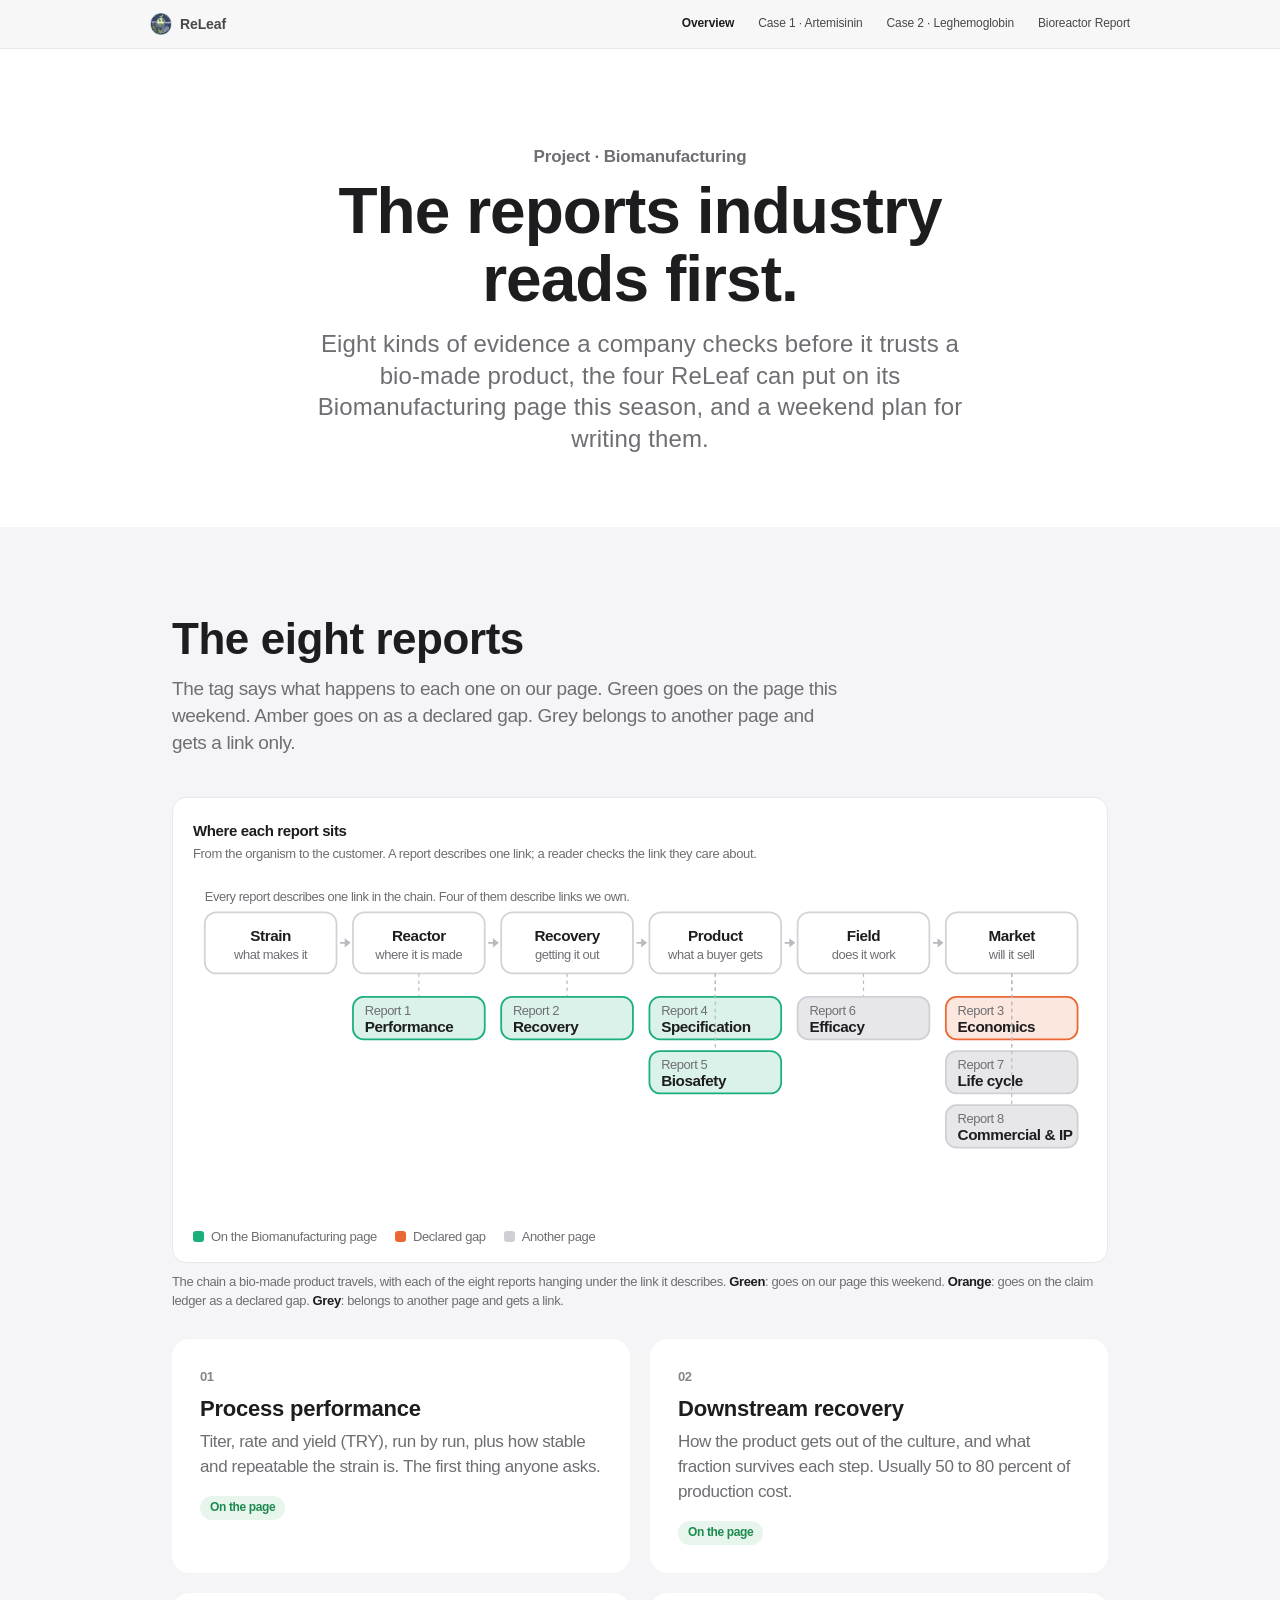
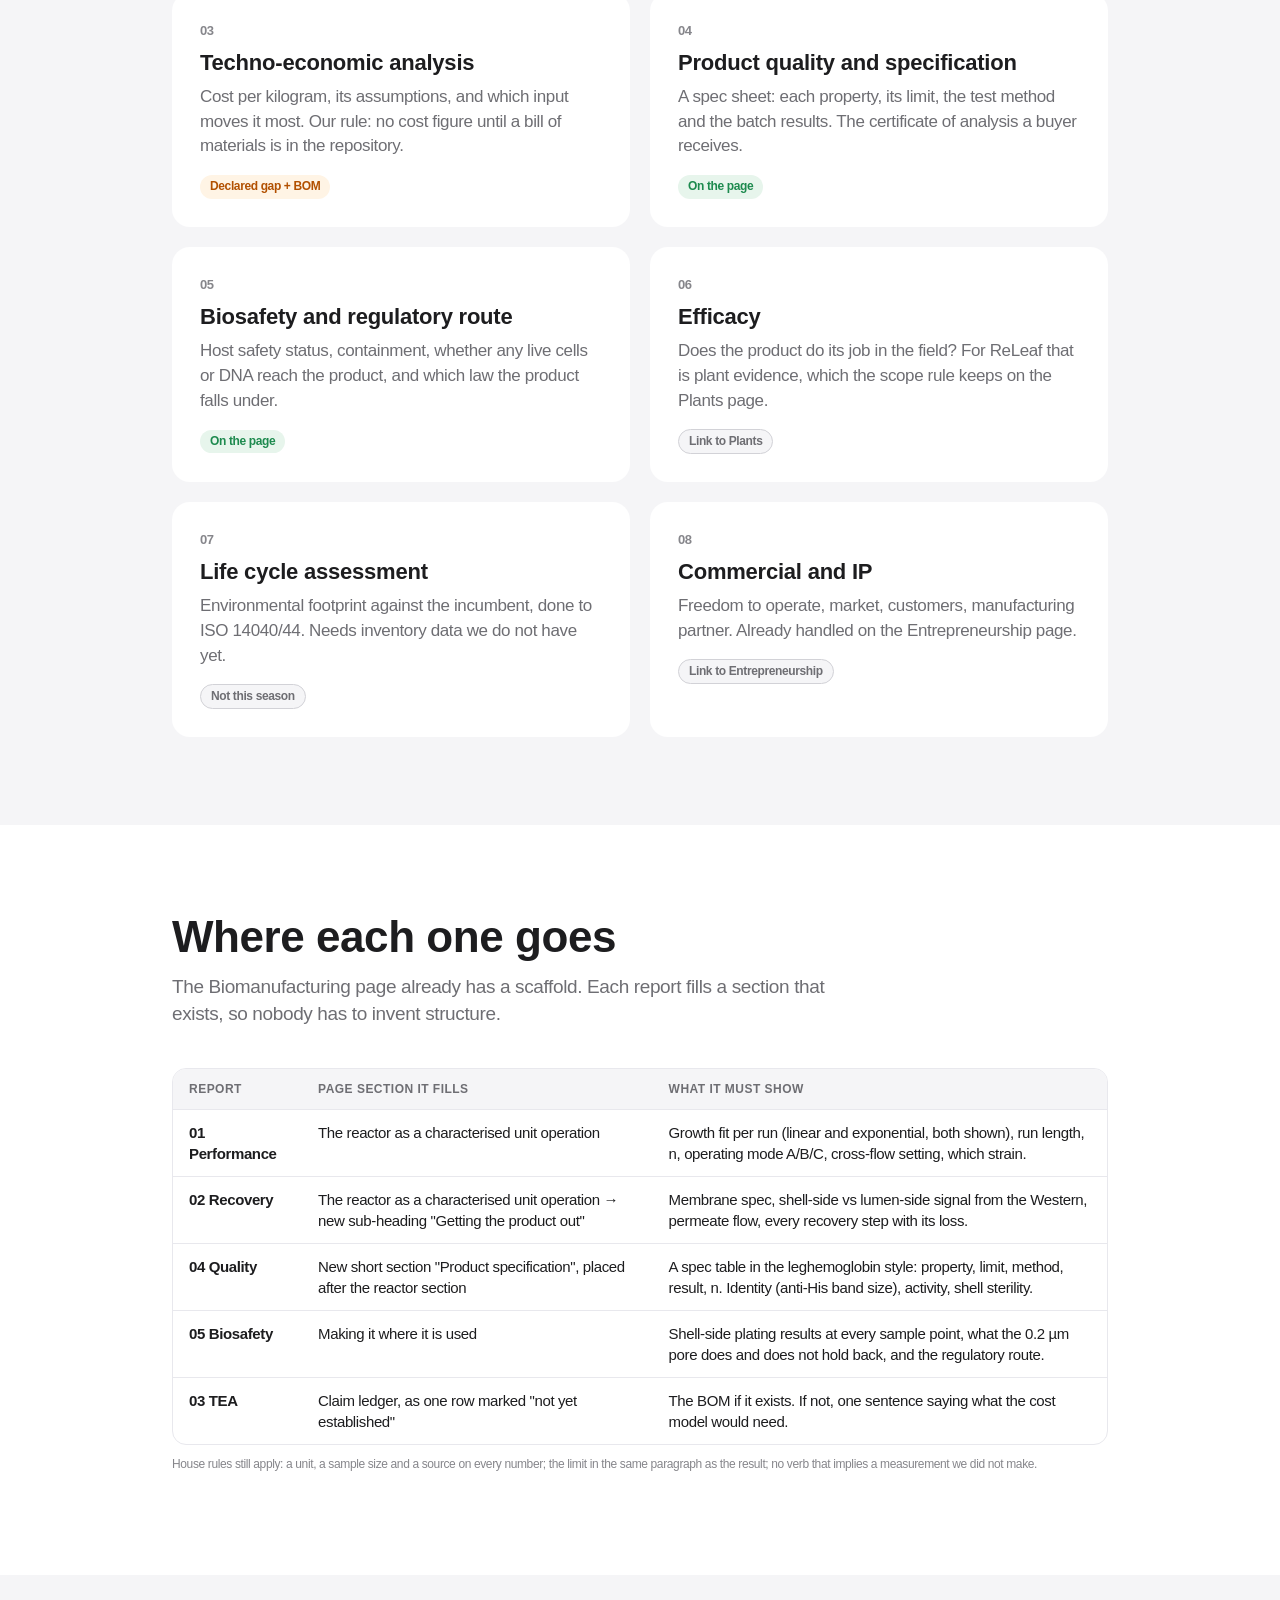
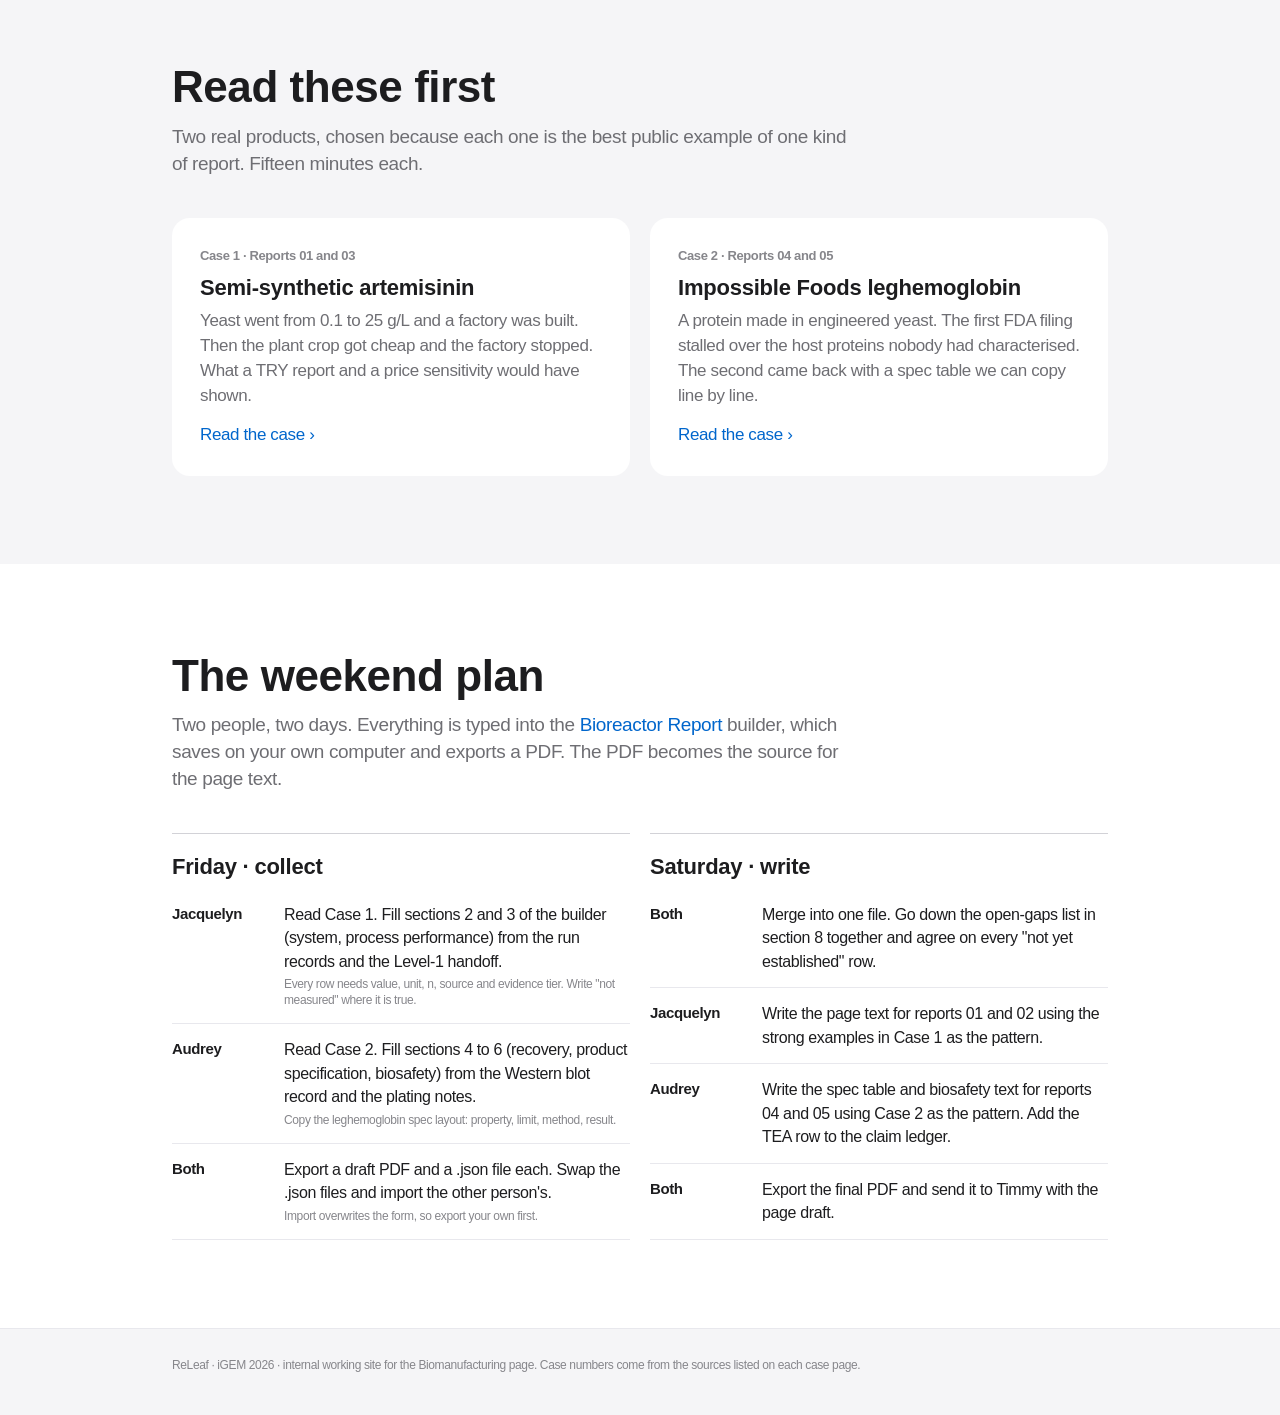
<file: index.html>
<!doctype html>
<html lang="en">
<head>
<meta charset="utf-8">
<meta name="viewport" content="width=device-width, initial-scale=1">
<title>Biomanufacturing Reports</title>
<meta name="description" content="Which industry reports ReLeaf puts on its Biomanufacturing page, two worked cases, and a report builder for the ReLeaf Bioreactor System.">
<link rel="icon" href="assets/logo.png">
<link rel="stylesheet" href="assets/style.css">
<link rel="stylesheet" href="assets/viz.css">
</head>
<body>
<nav class="gnav"><div class="gnav-in">
  <a class="brand" href="index.html"><img src="assets/logo.png" alt=""><span>ReLeaf</span></a>
  <div class="gnav-links">
    <a href="index.html" aria-current="page">Overview</a>
    <a href="case-artemisinin.html">Case 1 · Artemisinin</a>
    <a href="case-leghemoglobin.html">Case 2 · Leghemoglobin</a>
    <a href="template.html">Bioreactor Report</a>
  </div>
</div></nav>

<header class="hero"><div class="wrap">
  <p class="eyebrow">Project · Biomanufacturing</p>
  <h1>The reports industry<br>reads first.</h1>
  <p class="lede">Eight kinds of evidence a company checks before it trusts a bio-made product, the four ReLeaf can put on its Biomanufacturing page this season, and a weekend plan for writing them.</p>
</div></header>

<section class="alt"><div class="wrap">
  <h2>The eight reports</h2>
  <p class="sub">The tag says what happens to each one on our page. Green goes on the page this weekend. Amber goes on as a declared gap. Grey belongs to another page and gets a link only.</p>
  <figure class="fig viz">
<div class="frame">
<p class="fig-title">Where each report sits</p>
<p class="fig-sub">From the organism to the customer. A report describes one link; a reader checks the link they care about.</p>
<svg class="chart" viewBox="0 0 760 286" role="img" aria-labelledby="f7t">
<title id="f7t">The eight reports mapped onto the chain from strain to market, showing which four go on the Biomanufacturing page.</title>
<rect class="box" x="10" y="30" width="112" height="52" rx="10"/>
<text class="box-t" x="66.0" y="54" text-anchor="middle">Strain</text>
<text class="box-s" x="66.0" y="70" text-anchor="middle">what makes it</text>
<path class="flow" d="M125 56 L130 56"/>
<path d="M129 52 l5 4 -5 4z" fill="var(--axis)"/>
<rect class="box" x="136" y="30" width="112" height="52" rx="10"/>
<text class="box-t" x="192.0" y="54" text-anchor="middle">Reactor</text>
<text class="box-s" x="192.0" y="70" text-anchor="middle">where it is made</text>
<path class="flow" d="M251 56 L256 56"/>
<path d="M255 52 l5 4 -5 4z" fill="var(--axis)"/>
<rect class="box" x="262" y="30" width="112" height="52" rx="10"/>
<text class="box-t" x="318.0" y="54" text-anchor="middle">Recovery</text>
<text class="box-s" x="318.0" y="70" text-anchor="middle">getting it out</text>
<path class="flow" d="M377 56 L382 56"/>
<path d="M381 52 l5 4 -5 4z" fill="var(--axis)"/>
<rect class="box" x="388" y="30" width="112" height="52" rx="10"/>
<text class="box-t" x="444.0" y="54" text-anchor="middle">Product</text>
<text class="box-s" x="444.0" y="70" text-anchor="middle">what a buyer gets</text>
<path class="flow" d="M503 56 L508 56"/>
<path d="M507 52 l5 4 -5 4z" fill="var(--axis)"/>
<rect class="box" x="514" y="30" width="112" height="52" rx="10"/>
<text class="box-t" x="570.0" y="54" text-anchor="middle">Field</text>
<text class="box-s" x="570.0" y="70" text-anchor="middle">does it work</text>
<path class="flow" d="M629 56 L634 56"/>
<path d="M633 52 l5 4 -5 4z" fill="var(--axis)"/>
<rect class="box" x="640" y="30" width="112" height="52" rx="10"/>
<text class="box-t" x="696.0" y="54" text-anchor="middle">Market</text>
<text class="box-s" x="696.0" y="70" text-anchor="middle">will it sell</text>
<path class="note-l" d="M192.0 82 L192.0 102"/>
<rect x="136" y="102" width="112" height="36" rx="9" fill="var(--s3)" fill-opacity="0.16" stroke="var(--s3)" stroke-width="1.5" tabindex="0" data-tip="<b>Report 1 · Performance</b><br>Goes on the Biomanufacturing page this weekend."/>
<text class="box-s" x="146" y="117" fill="var(--text-2)">Report 1</text>
<text class="box-t" x="146" y="132">Performance</text>
<path class="note-l" d="M318.0 82 L318.0 102"/>
<rect x="262" y="102" width="112" height="36" rx="9" fill="var(--s3)" fill-opacity="0.16" stroke="var(--s3)" stroke-width="1.5" tabindex="0" data-tip="<b>Report 2 · Recovery</b><br>Goes on the Biomanufacturing page this weekend."/>
<text class="box-s" x="272" y="117" fill="var(--text-2)">Report 2</text>
<text class="box-t" x="272" y="132">Recovery</text>
<path class="note-l" d="M444.0 82 L444.0 102"/>
<rect x="388" y="102" width="112" height="36" rx="9" fill="var(--s3)" fill-opacity="0.16" stroke="var(--s3)" stroke-width="1.5" tabindex="0" data-tip="<b>Report 4 · Specification</b><br>Goes on the Biomanufacturing page this weekend."/>
<text class="box-s" x="398" y="117" fill="var(--text-2)">Report 4</text>
<text class="box-t" x="398" y="132">Specification</text>
<path class="note-l" d="M444.0 82 L444.0 148"/>
<rect x="388" y="148" width="112" height="36" rx="9" fill="var(--s3)" fill-opacity="0.16" stroke="var(--s3)" stroke-width="1.5" tabindex="0" data-tip="<b>Report 5 · Biosafety</b><br>Goes on the Biomanufacturing page this weekend."/>
<text class="box-s" x="398" y="163" fill="var(--text-2)">Report 5</text>
<text class="box-t" x="398" y="178">Biosafety</text>
<path class="note-l" d="M570.0 82 L570.0 102"/>
<rect x="514" y="102" width="112" height="36" rx="9" fill="var(--neutral)" fill-opacity="0.5" stroke="var(--neutral)" stroke-width="1.5" tabindex="0" data-tip="<b>Report 6 · Efficacy</b><br>Belongs to another page; link to it."/>
<text class="box-s" x="524" y="117" fill="var(--text-2)">Report 6</text>
<text class="box-t" x="524" y="132">Efficacy</text>
<path class="note-l" d="M696.0 82 L696.0 102"/>
<rect x="640" y="102" width="112" height="36" rx="9" fill="var(--s2)" fill-opacity="0.16" stroke="var(--s2)" stroke-width="1.5" tabindex="0" data-tip="<b>Report 3 · Economics</b><br>Goes on the claim ledger as a declared gap."/>
<text class="box-s" x="650" y="117" fill="var(--text-2)">Report 3</text>
<text class="box-t" x="650" y="132">Economics</text>
<path class="note-l" d="M696.0 82 L696.0 148"/>
<rect x="640" y="148" width="112" height="36" rx="9" fill="var(--neutral)" fill-opacity="0.5" stroke="var(--neutral)" stroke-width="1.5" tabindex="0" data-tip="<b>Report 7 · Life cycle</b><br>Belongs to another page; link to it."/>
<text class="box-s" x="650" y="163" fill="var(--text-2)">Report 7</text>
<text class="box-t" x="650" y="178">Life cycle</text>
<path class="note-l" d="M696.0 82 L696.0 194"/>
<rect x="640" y="194" width="112" height="36" rx="9" fill="var(--neutral)" fill-opacity="0.5" stroke="var(--neutral)" stroke-width="1.5" tabindex="0" data-tip="<b>Report 8 · Commercial & IP</b><br>Belongs to another page; link to it."/>
<text class="box-s" x="650" y="209" fill="var(--text-2)">Report 8</text>
<text class="box-t" x="650" y="224">Commercial & IP</text>
<text class="lbl-s" x="10" y="20">Every report describes one link in the chain. Four of them describe links we own.</text>
</svg>
<p class="legend"><span><i style="background:var(--s3)"></i>On the Biomanufacturing page</span><span><i style="background:var(--s2)"></i>Declared gap</span><span><i style="background:var(--neutral)"></i>Another page</span></p>
</div>
<figcaption>The chain a bio-made product travels, with each of the eight reports hanging under the link it describes. <b>Green</b>: goes on our page this weekend. <b>Orange</b>: goes on the claim ledger as a declared gap. <b>Grey</b>: belongs to another page and gets a link.</figcaption>
</figure>
  <div class="grid g2">
    <div class="card"><span class="num">01</span><h3>Process performance</h3>
      <p class="muted">Titer, rate and yield (TRY), run by run, plus how stable and repeatable the strain is. The first thing anyone asks.</p>
      <span class="tag go">On the page</span></div>
    <div class="card"><span class="num">02</span><h3>Downstream recovery</h3>
      <p class="muted">How the product gets out of the culture, and what fraction survives each step. Usually 50 to 80 percent of production cost.</p>
      <span class="tag go">On the page</span></div>
    <div class="card"><span class="num">03</span><h3>Techno-economic analysis</h3>
      <p class="muted">Cost per kilogram, its assumptions, and which input moves it most. Our rule: no cost figure until a bill of materials is in the repository.</p>
      <span class="tag later">Declared gap + BOM</span></div>
    <div class="card"><span class="num">04</span><h3>Product quality and specification</h3>
      <p class="muted">A spec sheet: each property, its limit, the test method and the batch results. The certificate of analysis a buyer receives.</p>
      <span class="tag go">On the page</span></div>
    <div class="card"><span class="num">05</span><h3>Biosafety and regulatory route</h3>
      <p class="muted">Host safety status, containment, whether any live cells or DNA reach the product, and which law the product falls under.</p>
      <span class="tag go">On the page</span></div>
    <div class="card"><span class="num">06</span><h3>Efficacy</h3>
      <p class="muted">Does the product do its job in the field? For ReLeaf that is plant evidence, which the scope rule keeps on the Plants page.</p>
      <span class="tag skip">Link to Plants</span></div>
    <div class="card"><span class="num">07</span><h3>Life cycle assessment</h3>
      <p class="muted">Environmental footprint against the incumbent, done to ISO 14040/44. Needs inventory data we do not have yet.</p>
      <span class="tag skip">Not this season</span></div>
    <div class="card"><span class="num">08</span><h3>Commercial and IP</h3>
      <p class="muted">Freedom to operate, market, customers, manufacturing partner. Already handled on the Entrepreneurship page.</p>
      <span class="tag skip">Link to Entrepreneurship</span></div>
  </div>
</div></section>

<section><div class="wrap">
  <h2>Where each one goes</h2>
  <p class="sub">The Biomanufacturing page already has a scaffold. Each report fills a section that exists, so nobody has to invent structure.</p>
  <div class="tbl-wrap"><table>
    <thead><tr><th>Report</th><th>Page section it fills</th><th>What it must show</th></tr></thead>
    <tbody>
      <tr><td><b>01 Performance</b></td><td>The reactor as a characterised unit operation</td><td>Growth fit per run (linear and exponential, both shown), run length, n, operating mode A/B/C, cross-flow setting, which strain.</td></tr>
      <tr><td><b>02 Recovery</b></td><td>The reactor as a characterised unit operation → new sub-heading "Getting the product out"</td><td>Membrane spec, shell-side vs lumen-side signal from the Western, permeate flow, every recovery step with its loss.</td></tr>
      <tr><td><b>04 Quality</b></td><td>New short section "Product specification", placed after the reactor section</td><td>A spec table in the leghemoglobin style: property, limit, method, result, n. Identity (anti-His band size), activity, shell sterility.</td></tr>
      <tr><td><b>05 Biosafety</b></td><td>Making it where it is used</td><td>Shell-side plating results at every sample point, what the 0.2 µm pore does and does not hold back, and the regulatory route.</td></tr>
      <tr><td><b>03 TEA</b></td><td>Claim ledger, as one row marked "not yet established"</td><td>The BOM if it exists. If not, one sentence saying what the cost model would need.</td></tr>
    </tbody>
  </table></div>
  <p class="tiny" style="margin-top:12px">House rules still apply: a unit, a sample size and a source on every number; the limit in the same paragraph as the result; no verb that implies a measurement we did not make.</p>
</div></section>

<section class="alt"><div class="wrap">
  <h2>Read these first</h2>
  <p class="sub">Two real products, chosen because each one is the best public example of one kind of report. Fifteen minutes each.</p>
  <div class="grid g2">
    <a class="card link" href="case-artemisinin.html">
      <span class="num">Case 1 · Reports 01 and 03</span>
      <h3>Semi-synthetic artemisinin</h3>
      <p class="muted">Yeast went from 0.1 to 25 g/L and a factory was built. Then the plant crop got cheap and the factory stopped. What a TRY report and a price sensitivity would have shown.</p>
      <span class="more">Read the case</span></a>
    <a class="card link" href="case-leghemoglobin.html">
      <span class="num">Case 2 · Reports 04 and 05</span>
      <h3>Impossible Foods leghemoglobin</h3>
      <p class="muted">A protein made in engineered yeast. The first FDA filing stalled over the host proteins nobody had characterised. The second came back with a spec table we can copy line by line.</p>
      <span class="more">Read the case</span></a>
  </div>
</div></section>

<section><div class="wrap">
  <h2>The weekend plan</h2>
  <p class="sub">Two people, two days. Everything is typed into the <a href="template.html">Bioreactor Report</a> builder, which saves on your own computer and exports a PDF. The PDF becomes the source for the page text.</p>

  <div class="grid g2">
    <div class="plan-day">
      <h3>Friday · collect</h3>
      <div class="task"><div class="who">Jacquelyn</div><div class="what">Read Case 1. Fill sections 2 and 3 of the builder (system, process performance) from the run records and the Level-1 handoff.<span class="tiny">Every row needs value, unit, n, source and evidence tier. Write "not measured" where it is true.</span></div></div>
      <div class="task"><div class="who">Audrey</div><div class="what">Read Case 2. Fill sections 4 to 6 (recovery, product specification, biosafety) from the Western blot record and the plating notes.<span class="tiny">Copy the leghemoglobin spec layout: property, limit, method, result.</span></div></div>
      <div class="task"><div class="who">Both</div><div class="what">Export a draft PDF and a .json file each. Swap the .json files and import the other person's.<span class="tiny">Import overwrites the form, so export your own first.</span></div></div>
    </div>
    <div class="plan-day">
      <h3>Saturday · write</h3>
      <div class="task"><div class="who">Both</div><div class="what">Merge into one file. Go down the open-gaps list in section 8 together and agree on every "not yet established" row.</div></div>
      <div class="task"><div class="who">Jacquelyn</div><div class="what">Write the page text for reports 01 and 02 using the strong examples in Case 1 as the pattern.</div></div>
      <div class="task"><div class="who">Audrey</div><div class="what">Write the spec table and biosafety text for reports 04 and 05 using Case 2 as the pattern. Add the TEA row to the claim ledger.</div></div>
      <div class="task"><div class="who">Both</div><div class="what">Export the final PDF and send it to Timmy with the page draft.</div></div>
    </div>
  </div>
</div></section>

<footer><div class="wrap">
  ReLeaf · iGEM 2026 · internal working site for the Biomanufacturing page. Case numbers come from the sources listed on each case page.
</div></footer>
<script src="assets/viz.js"></script>
</body>
</html>
</file>
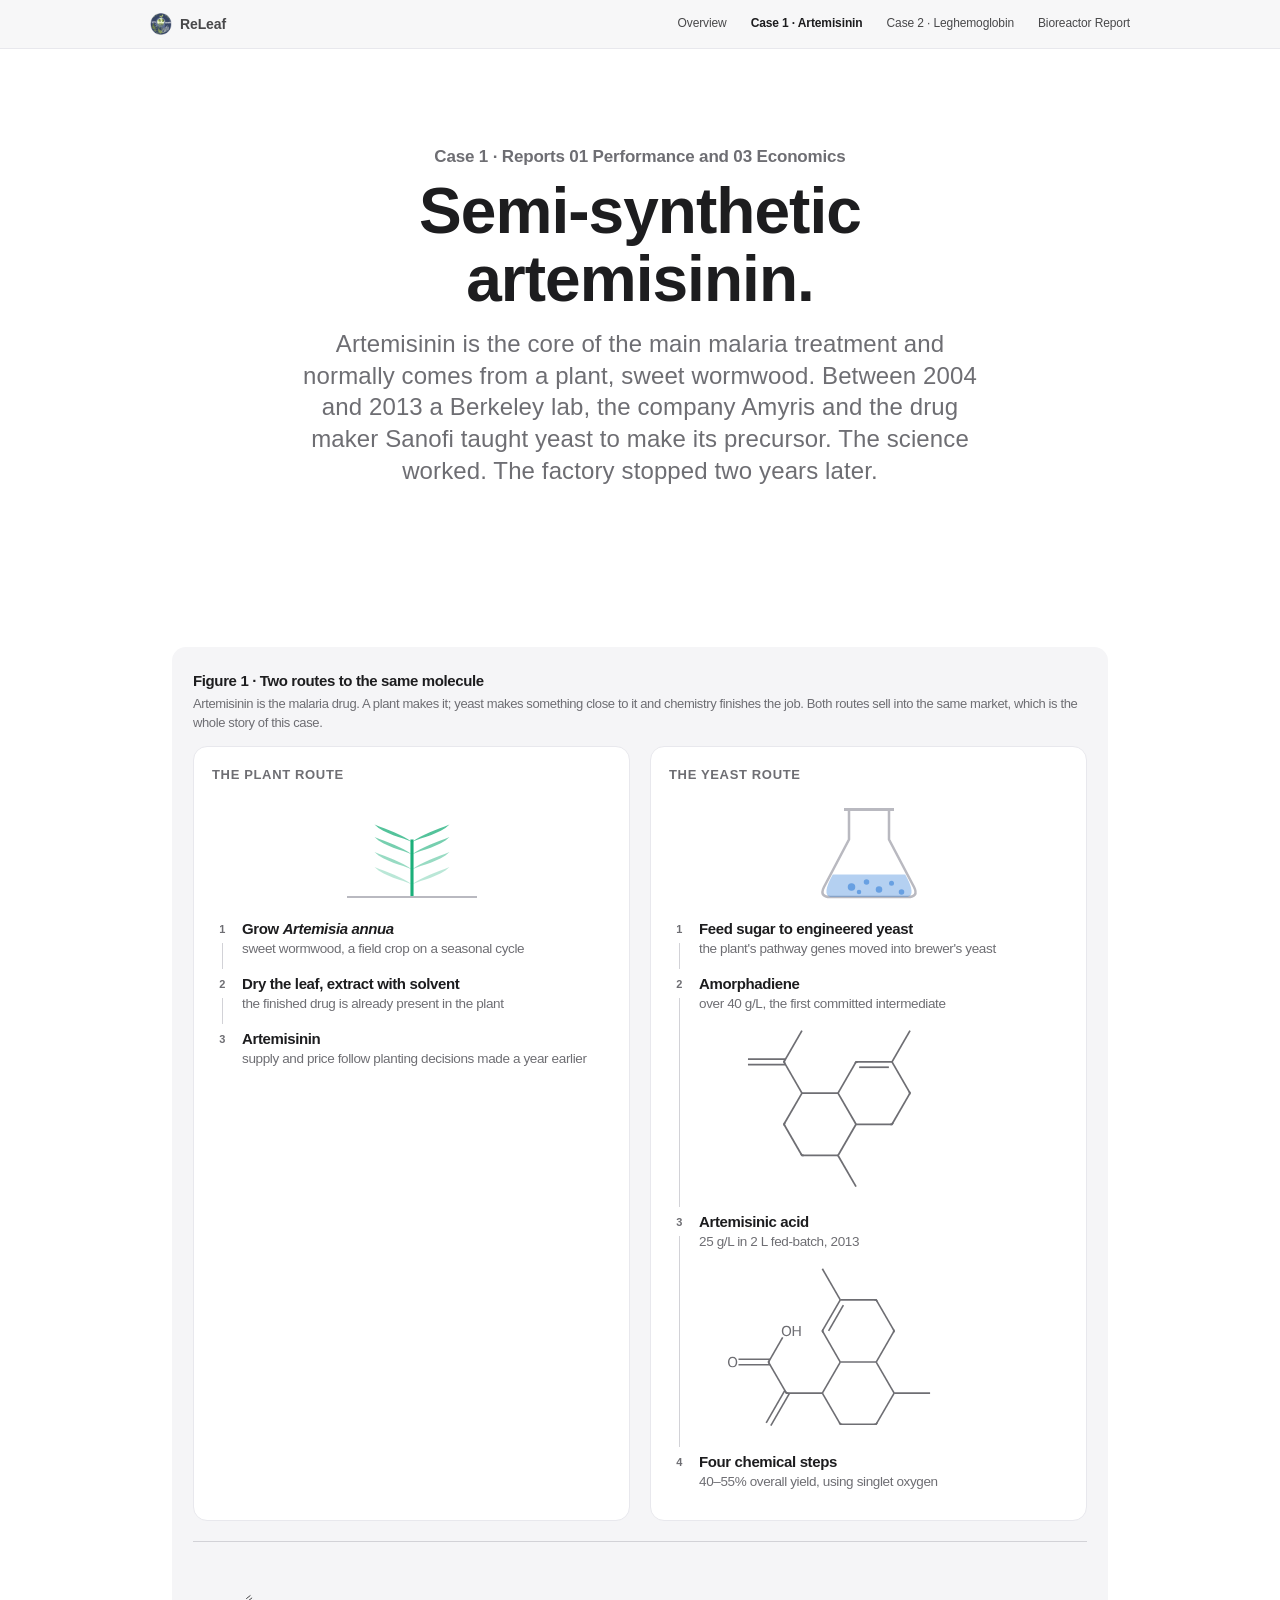
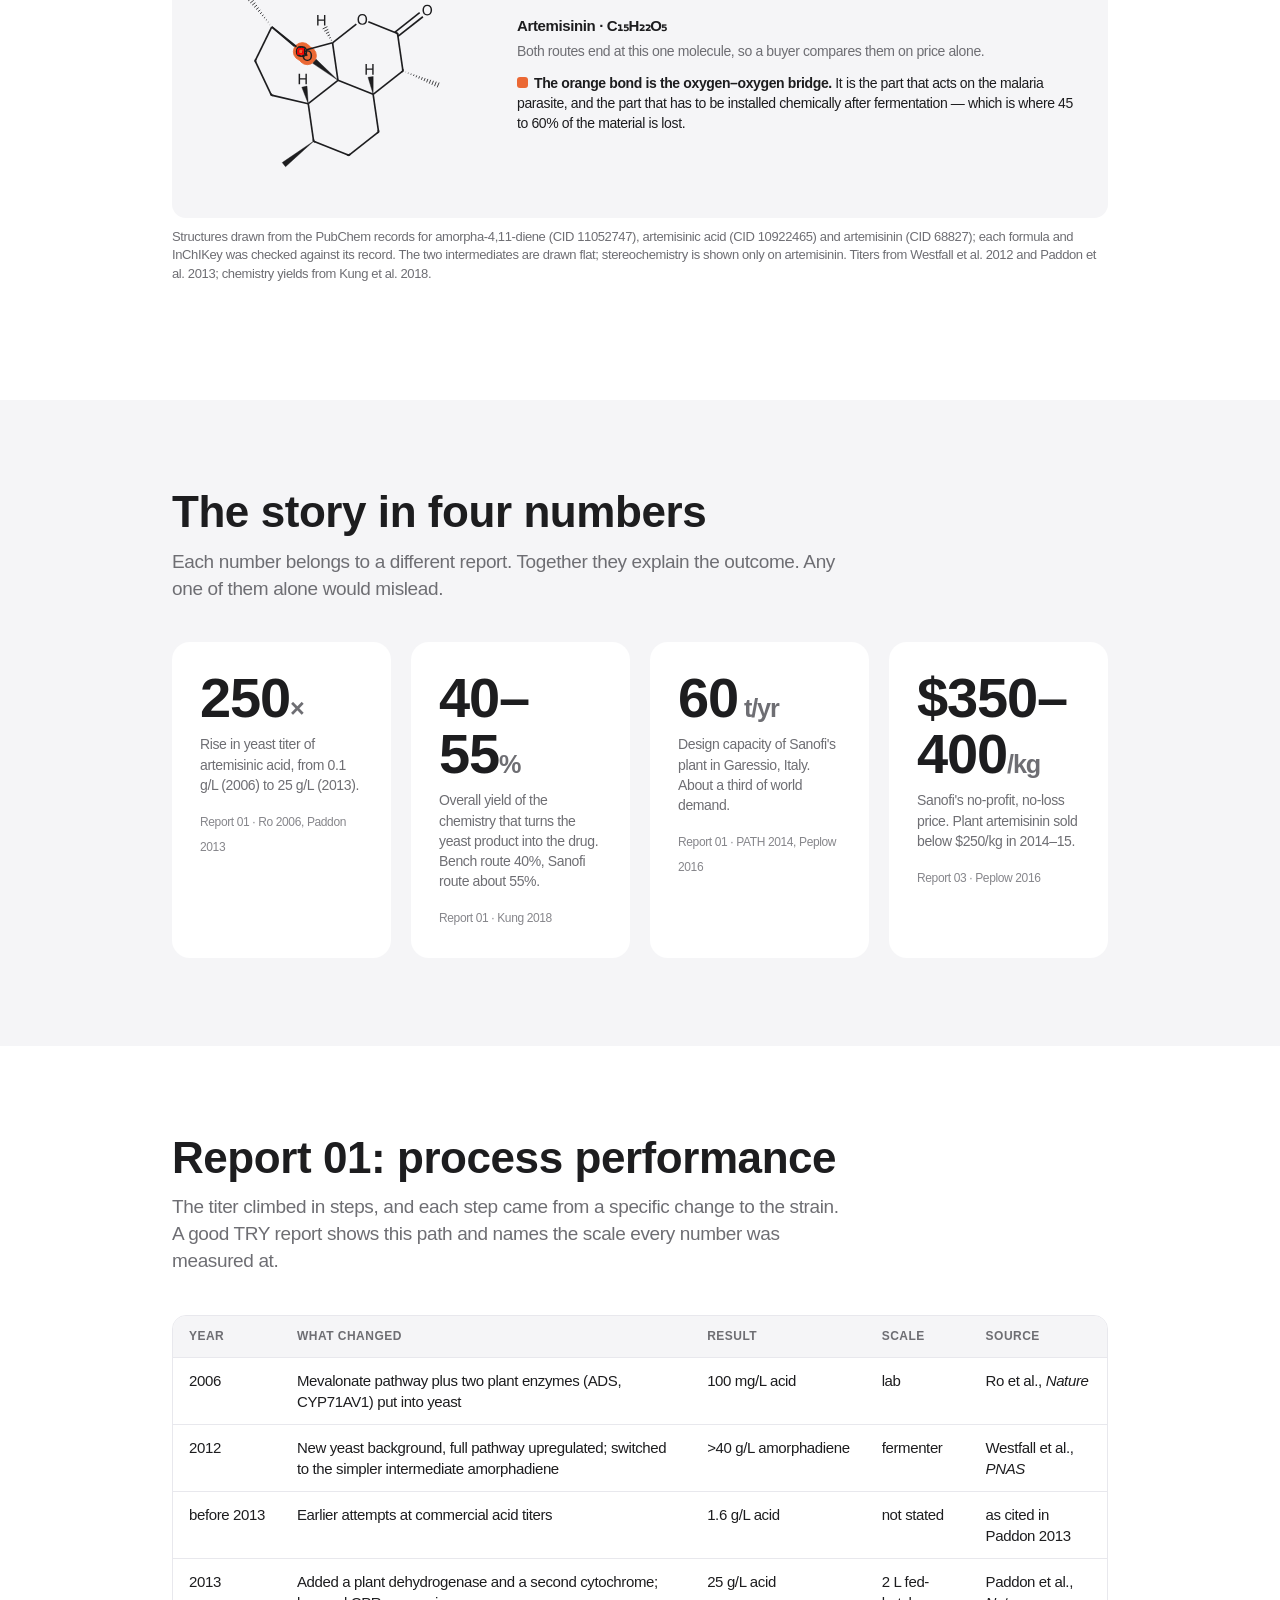
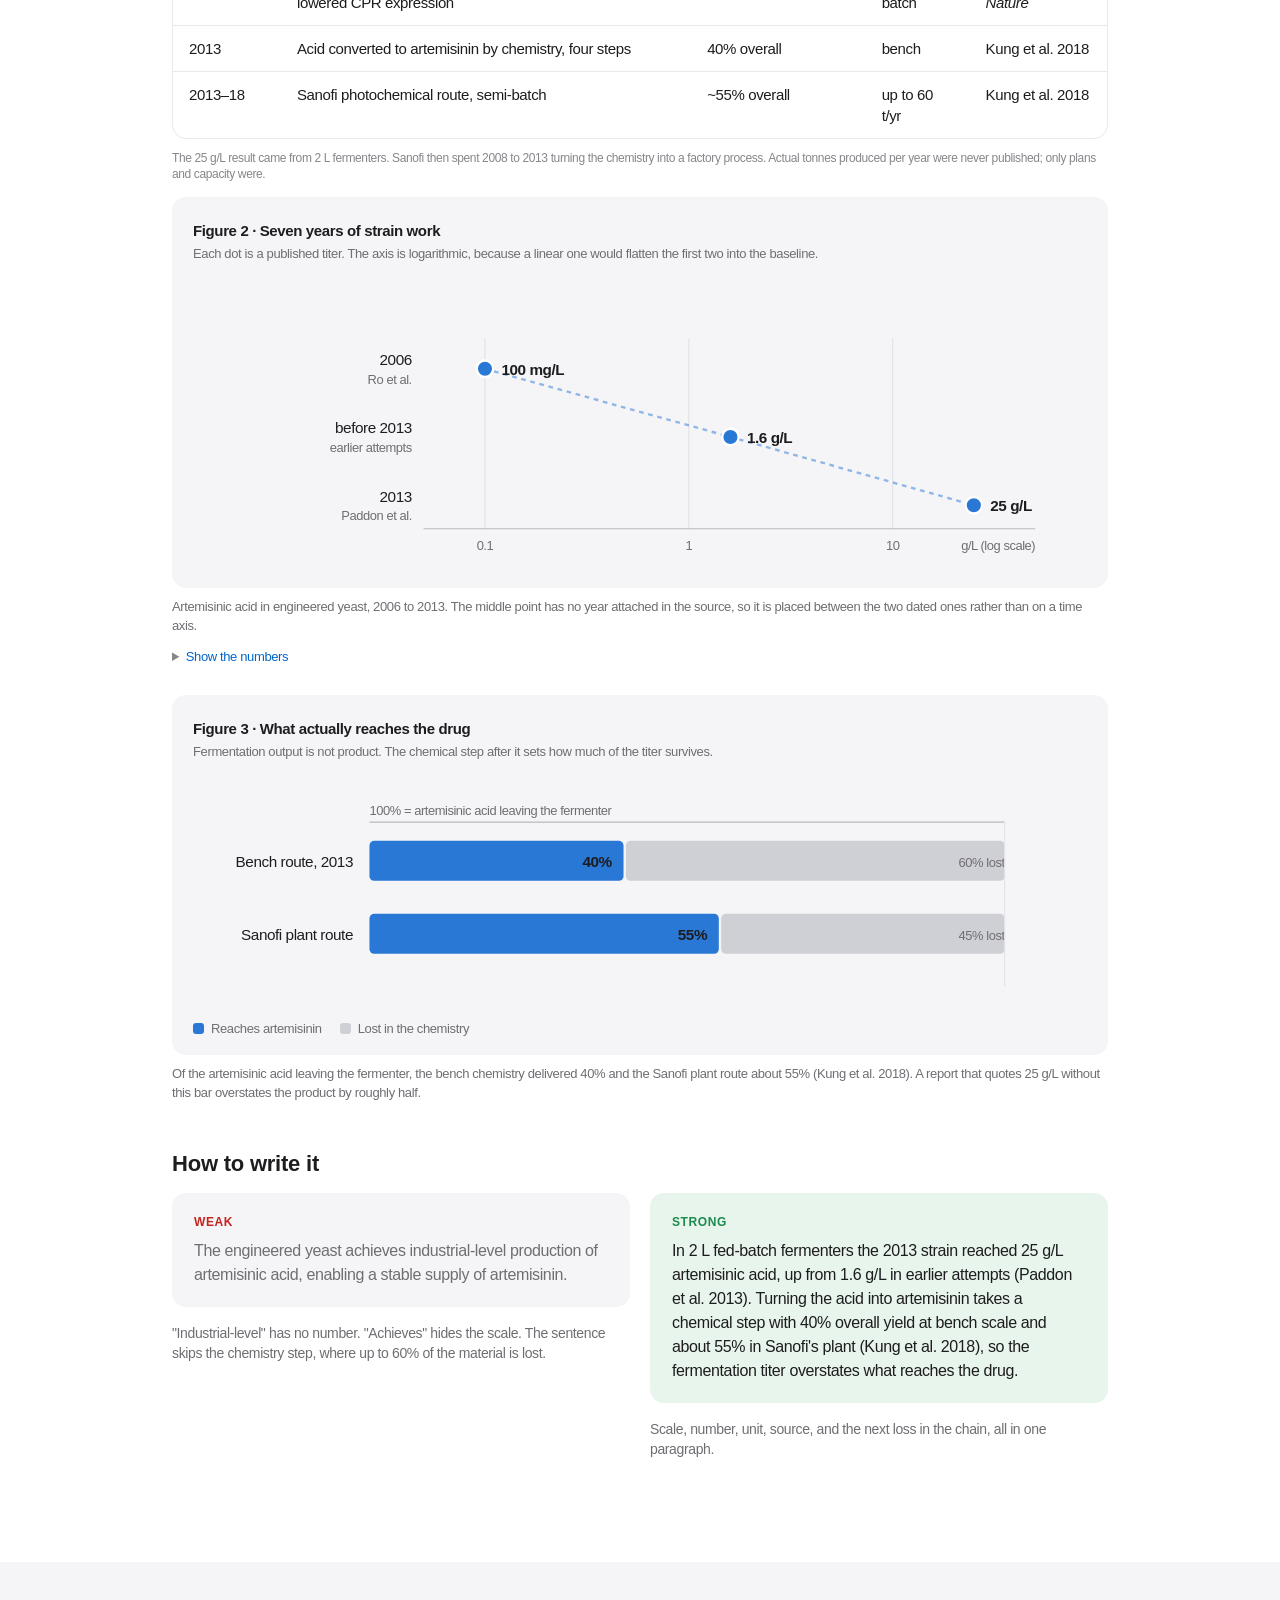
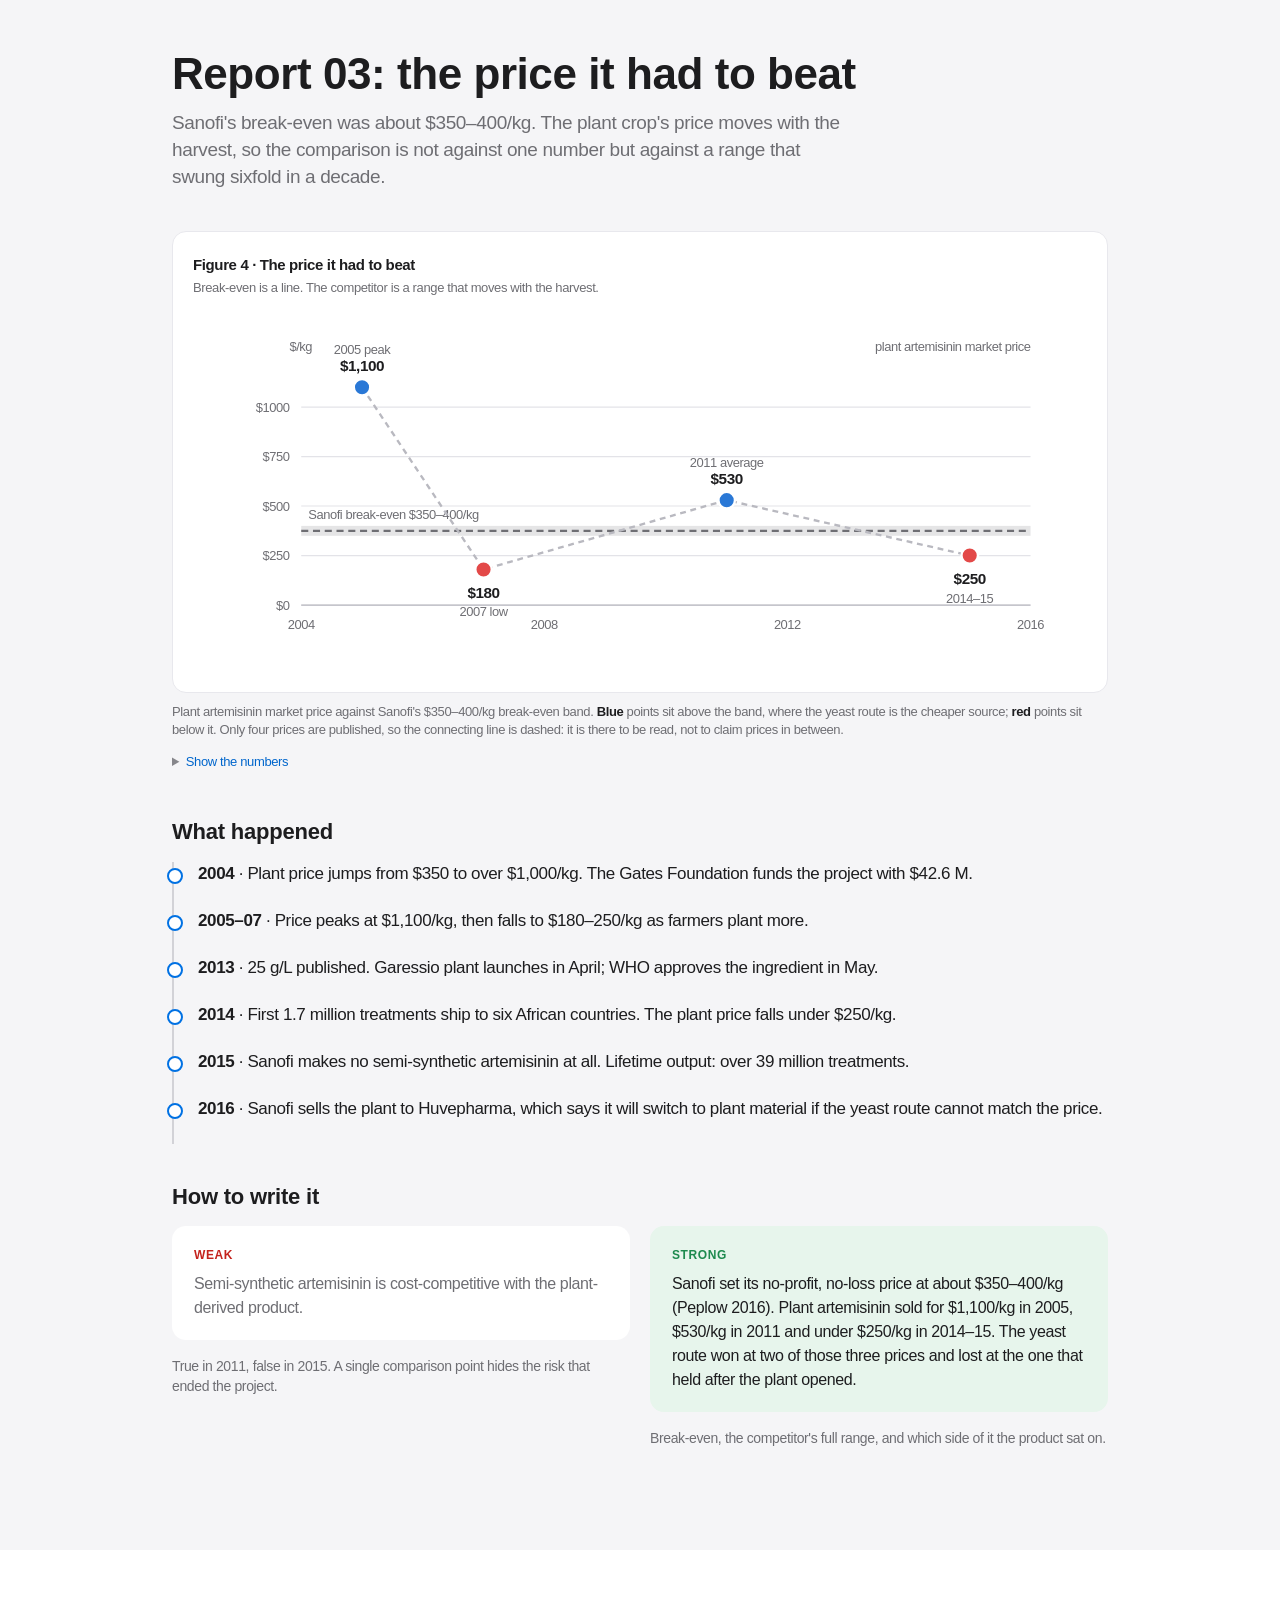
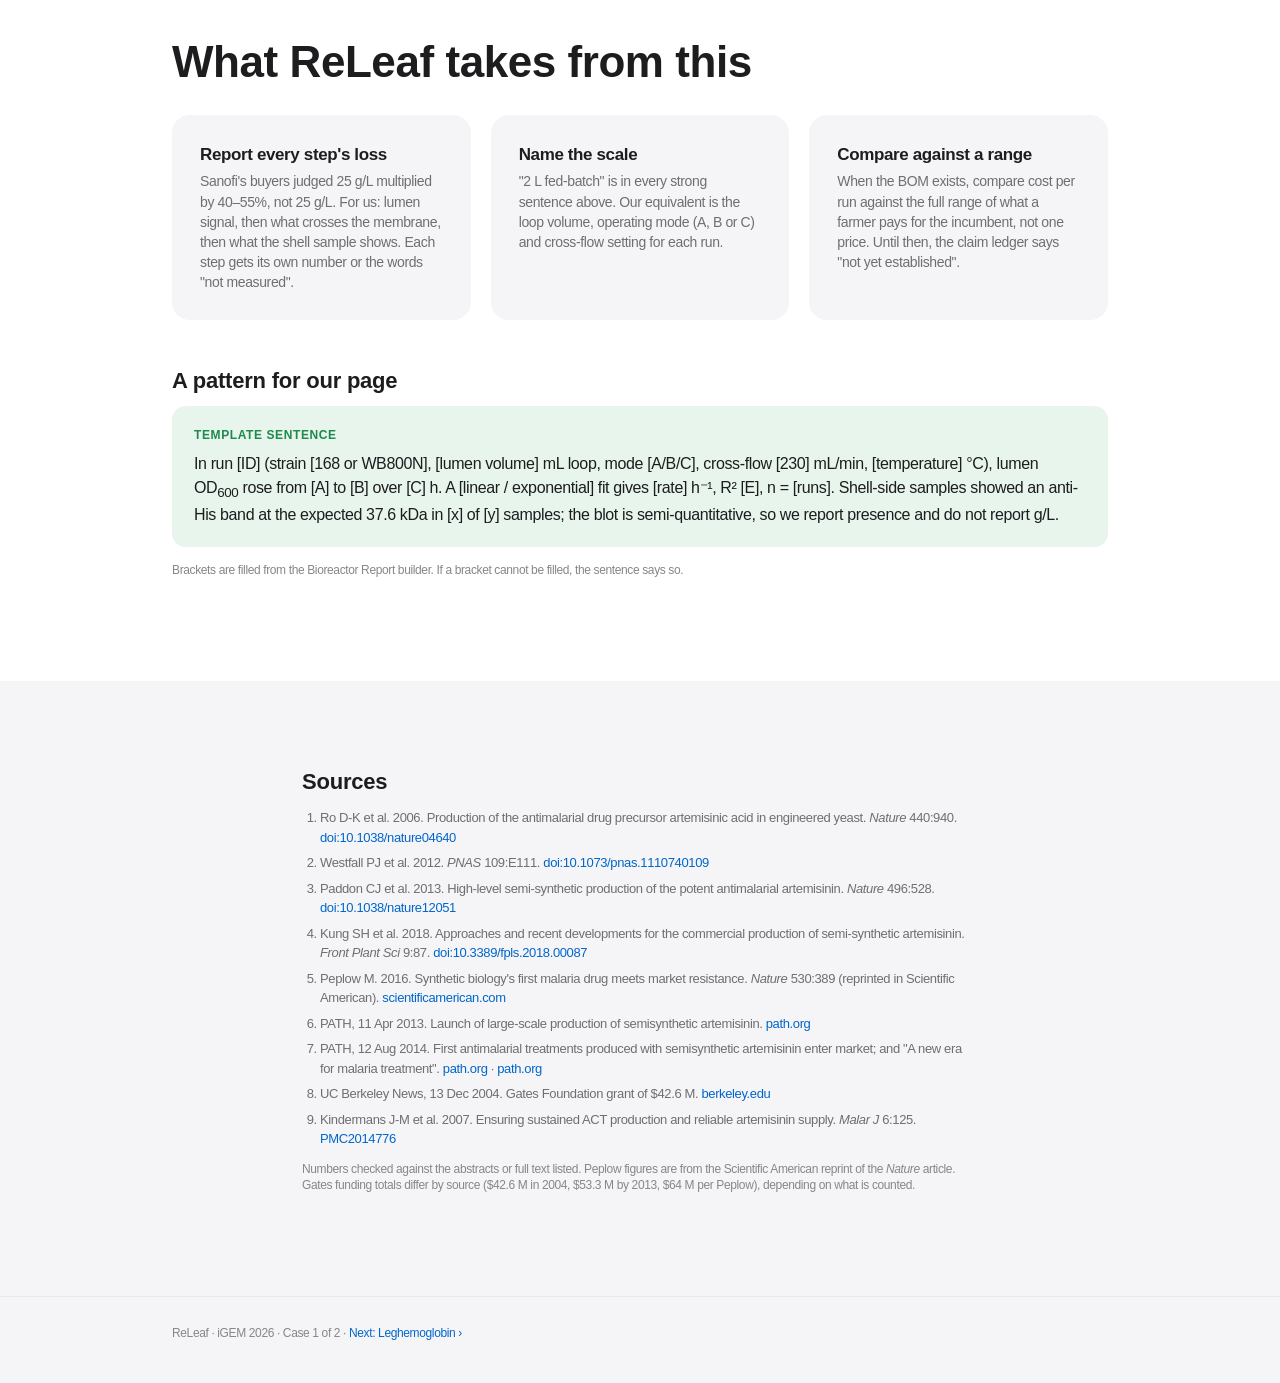
<file: case-artemisinin.html>
<!doctype html>
<html lang="en">
<head>
<meta charset="utf-8">
<meta name="viewport" content="width=device-width, initial-scale=1">
<title>Artemisinin Case</title>
<meta name="description" content="Case 1: semi-synthetic artemisinin, read as a process performance report and a techno-economic analysis.">
<link rel="icon" href="assets/logo.png">
<link rel="stylesheet" href="assets/style.css">
<link rel="stylesheet" href="assets/viz.css">
<link rel="stylesheet" href="assets/mol.css">
</head>
<body>
<nav class="gnav"><div class="gnav-in">
  <a class="brand" href="index.html"><img src="assets/logo.png" alt=""><span>ReLeaf</span></a>
  <div class="gnav-links">
    <a href="index.html">Overview</a>
    <a href="case-artemisinin.html" aria-current="page">Case 1 · Artemisinin</a>
    <a href="case-leghemoglobin.html">Case 2 · Leghemoglobin</a>
    <a href="template.html">Bioreactor Report</a>
  </div>
</div></nav>

<header class="hero"><div class="wrap">
  <p class="eyebrow">Case 1 · Reports 01 Performance and 03 Economics</p>
  <h1>Semi-synthetic<br>artemisinin.</h1>
  <p class="lede">Artemisinin is the core of the main malaria treatment and normally comes from a plant, sweet wormwood. Between 2004 and 2013 a Berkeley lab, the company Amyris and the drug maker Sanofi taught yeast to make its precursor. The science worked. The factory stopped two years later.</p>
</div></header>

<section><div class="wrap">
  <figure class="fig viz">
<div class="frame">
<p class="fig-title">Figure 1 · Two routes to the same molecule</p>
<p class="fig-sub">Artemisinin is the malaria drug. A plant makes it; yeast makes something close to it and chemistry finishes the job. Both routes sell into the same market, which is the whole story of this case.</p>
<div class="routes">
  <div class="route">
    <p class="route-h">The plant route</p>
    <div class="route-art"><svg class="chart" viewBox="0 0 120 86" role="img" aria-label="Sweet wormwood, a leafy field crop."><path d="M60 80 L60 34" stroke="var(--s3)" stroke-width="2.5" fill="none"/><path d="M60 70 C52 66, 38 64, 30 56 C40 60, 52 64, 60 70z" fill="var(--s3)" opacity="0.3"/><path d="M60 70 C68 66, 82 64, 90 56 C80 60, 68 64, 60 70z" fill="var(--s3)" opacity="0.3"/><path d="M60 58 C52 54, 38 52, 30 44 C40 48, 52 52, 60 58z" fill="var(--s3)" opacity="0.45"/><path d="M60 58 C68 54, 82 52, 90 44 C80 48, 68 52, 60 58z" fill="var(--s3)" opacity="0.45"/><path d="M60 46 C52 42, 38 40, 30 32 C40 36, 52 40, 60 46z" fill="var(--s3)" opacity="0.6"/><path d="M60 46 C68 42, 82 40, 90 32 C80 36, 68 40, 60 46z" fill="var(--s3)" opacity="0.6"/><path d="M60 36 C52 32, 38 30, 30 22 C40 26, 52 30, 60 36z" fill="var(--s3)" opacity="0.75"/><path d="M60 36 C68 32, 82 30, 90 22 C80 26, 68 30, 60 36z" fill="var(--s3)" opacity="0.75"/><path d="M8 80 L112 80" stroke="var(--axis)" stroke-width="1.5"/></svg></div>
    <ol class="route-steps">
      <li><b>Grow <i>Artemisia annua</i></b><span>sweet wormwood, a field crop on a seasonal cycle</span></li>
      <li><b>Dry the leaf, extract with solvent</b><span>the finished drug is already present in the plant</span></li>
      <li><b>Artemisinin</b><span>supply and price follow planting decisions made a year earlier</span></li>
    </ol>
  </div>
  <div class="route">
    <p class="route-h">The yeast route</p>
    <div class="route-art"><svg class="chart" viewBox="0 0 120 86" role="img" aria-label="A fermenter of engineered yeast."><path d="M44 10 L44 34 L24 72 Q20 80 29 80 L91 80 Q100 80 96 72 L76 34 L76 10z" fill="none" stroke="var(--axis)" stroke-width="2"/><path d="M31 62 L89 62 Q98 78 91 80 L29 80 Q22 78 31 62z" fill="var(--s1)" opacity=".35"/><line x1="40" y1="10" x2="80" y2="10" stroke="var(--axis)" stroke-width="2.5"/><circle cx="46" cy="72" r="3" fill="var(--s1)" opacity=".55"/><circle cx="58" cy="68" r="2.2" fill="var(--s1)" opacity=".55"/><circle cx="68" cy="74" r="2.6" fill="var(--s1)" opacity=".55"/><circle cx="78" cy="69" r="2" fill="var(--s1)" opacity=".55"/><circle cx="52" cy="76" r="1.8" fill="var(--s1)" opacity=".55"/><circle cx="86" cy="76" r="2.2" fill="var(--s1)" opacity=".55"/></svg></div>
    <ol class="route-steps">
      <li><b>Feed sugar to engineered yeast</b><span>the plant's pathway genes moved into brewer's yeast</span></li>
      <li><b>Amorphadiene</b><span>over 40 g/L, the first committed intermediate</span>
        <span class="molbox"><svg class="mol" version='1.1' baseProfile='full'
              xmlns='http://www.w3.org/2000/svg'
                      
                      xmlns:xlink='http://www.w3.org/1999/xlink'
                  xml:space='preserve'
width='300px' height='200px' viewBox='0 0 300 200'>
<!-- END OF HEADER -->
<path class='bond-0 atom-0 atom-1' d='M 181.2,190.0 L 160.4,154.0' style='fill:none;fill-rule:evenodd;stroke:currentColor;stroke-width:2.0px;stroke-linecap:butt;stroke-linejoin:miter;stroke-opacity:1' />
<path class='bond-1 atom-1 atom-2' d='M 160.4,154.0 L 118.8,154.0' style='fill:none;fill-rule:evenodd;stroke:currentColor;stroke-width:2.0px;stroke-linecap:butt;stroke-linejoin:miter;stroke-opacity:1' />
<path class='bond-2 atom-2 atom-3' d='M 118.8,154.0 L 98.0,118.0' style='fill:none;fill-rule:evenodd;stroke:currentColor;stroke-width:2.0px;stroke-linecap:butt;stroke-linejoin:miter;stroke-opacity:1' />
<path class='bond-3 atom-3 atom-4' d='M 98.0,118.0 L 118.8,82.0' style='fill:none;fill-rule:evenodd;stroke:currentColor;stroke-width:2.0px;stroke-linecap:butt;stroke-linejoin:miter;stroke-opacity:1' />
<path class='bond-4 atom-4 atom-5' d='M 118.8,82.0 L 160.4,82.0' style='fill:none;fill-rule:evenodd;stroke:currentColor;stroke-width:2.0px;stroke-linecap:butt;stroke-linejoin:miter;stroke-opacity:1' />
<path class='bond-5 atom-5 atom-6' d='M 160.4,82.0 L 181.2,118.0' style='fill:none;fill-rule:evenodd;stroke:currentColor;stroke-width:2.0px;stroke-linecap:butt;stroke-linejoin:miter;stroke-opacity:1' />
<path class='bond-6 atom-6 atom-7' d='M 181.2,118.0 L 222.7,118.0' style='fill:none;fill-rule:evenodd;stroke:currentColor;stroke-width:2.0px;stroke-linecap:butt;stroke-linejoin:miter;stroke-opacity:1' />
<path class='bond-7 atom-7 atom-8' d='M 222.7,118.0 L 243.5,82.0' style='fill:none;fill-rule:evenodd;stroke:currentColor;stroke-width:2.0px;stroke-linecap:butt;stroke-linejoin:miter;stroke-opacity:1' />
<path class='bond-8 atom-8 atom-9' d='M 243.5,82.0 L 222.7,46.0' style='fill:none;fill-rule:evenodd;stroke:currentColor;stroke-width:2.0px;stroke-linecap:butt;stroke-linejoin:miter;stroke-opacity:1' />
<path class='bond-9 atom-9 atom-10' d='M 222.7,46.0 L 181.2,46.0' style='fill:none;fill-rule:evenodd;stroke:currentColor;stroke-width:2.0px;stroke-linecap:butt;stroke-linejoin:miter;stroke-opacity:1' />
<path class='bond-9 atom-9 atom-10' d='M 219.1,52.2 L 184.8,52.2' style='fill:none;fill-rule:evenodd;stroke:currentColor;stroke-width:2.0px;stroke-linecap:butt;stroke-linejoin:miter;stroke-opacity:1' />
<path class='bond-10 atom-9 atom-11' d='M 222.7,46.0 L 243.5,10.0' style='fill:none;fill-rule:evenodd;stroke:currentColor;stroke-width:2.0px;stroke-linecap:butt;stroke-linejoin:miter;stroke-opacity:1' />
<path class='bond-11 atom-4 atom-12' d='M 118.8,82.0 L 98.0,46.0' style='fill:none;fill-rule:evenodd;stroke:currentColor;stroke-width:2.0px;stroke-linecap:butt;stroke-linejoin:miter;stroke-opacity:1' />
<path class='bond-12 atom-12 atom-13' d='M 99.8,42.9 L 56.5,42.9' style='fill:none;fill-rule:evenodd;stroke:currentColor;stroke-width:2.0px;stroke-linecap:butt;stroke-linejoin:miter;stroke-opacity:1' />
<path class='bond-12 atom-12 atom-13' d='M 99.8,49.1 L 56.5,49.1' style='fill:none;fill-rule:evenodd;stroke:currentColor;stroke-width:2.0px;stroke-linecap:butt;stroke-linejoin:miter;stroke-opacity:1' />
<path class='bond-13 atom-12 atom-14' d='M 98.0,46.0 L 118.8,10.0' style='fill:none;fill-rule:evenodd;stroke:currentColor;stroke-width:2.0px;stroke-linecap:butt;stroke-linejoin:miter;stroke-opacity:1' />
<path class='bond-14 atom-6 atom-1' d='M 181.2,118.0 L 160.4,154.0' style='fill:none;fill-rule:evenodd;stroke:currentColor;stroke-width:2.0px;stroke-linecap:butt;stroke-linejoin:miter;stroke-opacity:1' />
<path class='bond-15 atom-10 atom-5' d='M 181.2,46.0 L 160.4,82.0' style='fill:none;fill-rule:evenodd;stroke:currentColor;stroke-width:2.0px;stroke-linecap:butt;stroke-linejoin:miter;stroke-opacity:1' />
<path d='M 120.9,154.0 L 118.8,154.0 L 117.8,152.2' style='fill:none;stroke:currentColor;stroke-width:2.0px;stroke-linecap:butt;stroke-linejoin:miter;stroke-miterlimit:10;stroke-opacity:1;' />
<path d='M 99.1,119.8 L 98.0,118.0 L 99.1,116.2' style='fill:none;stroke:currentColor;stroke-width:2.0px;stroke-linecap:butt;stroke-linejoin:miter;stroke-miterlimit:10;stroke-opacity:1;' />
<path d='M 220.7,118.0 L 222.7,118.0 L 223.8,116.2' style='fill:none;stroke:currentColor;stroke-width:2.0px;stroke-linecap:butt;stroke-linejoin:miter;stroke-miterlimit:10;stroke-opacity:1;' />
<path d='M 242.5,83.8 L 243.5,82.0 L 242.5,80.2' style='fill:none;stroke:currentColor;stroke-width:2.0px;stroke-linecap:butt;stroke-linejoin:miter;stroke-miterlimit:10;stroke-opacity:1;' />
<path d='M 183.3,46.0 L 181.2,46.0 L 180.1,47.8' style='fill:none;stroke:currentColor;stroke-width:2.0px;stroke-linecap:butt;stroke-linejoin:miter;stroke-miterlimit:10;stroke-opacity:1;' />
<path d='M 99.1,47.8 L 98.0,46.0 L 99.1,44.2' style='fill:none;stroke:currentColor;stroke-width:2.0px;stroke-linecap:butt;stroke-linejoin:miter;stroke-miterlimit:10;stroke-opacity:1;' />
</svg>


</span></li>
      <li><b>Artemisinic acid</b><span>25 g/L in 2 L fed-batch, 2013</span>
        <span class="molbox"><svg class="mol" version='1.1' baseProfile='full'
              xmlns='http://www.w3.org/2000/svg'
                      
                      xmlns:xlink='http://www.w3.org/1999/xlink'
                  xml:space='preserve'
width='320px' height='215px' viewBox='0 0 320 215'>
<!-- END OF HEADER -->
<path class='bond-0 atom-0 atom-1' d='M 284.4,163.8 L 240.2,163.8' style='fill:none;fill-rule:evenodd;stroke:currentColor;stroke-width:2.0px;stroke-linecap:butt;stroke-linejoin:miter;stroke-opacity:1' />
<path class='bond-1 atom-1 atom-2' d='M 240.2,163.8 L 218.1,202.1' style='fill:none;fill-rule:evenodd;stroke:currentColor;stroke-width:2.0px;stroke-linecap:butt;stroke-linejoin:miter;stroke-opacity:1' />
<path class='bond-2 atom-2 atom-3' d='M 218.1,202.1 L 173.9,202.1' style='fill:none;fill-rule:evenodd;stroke:currentColor;stroke-width:2.0px;stroke-linecap:butt;stroke-linejoin:miter;stroke-opacity:1' />
<path class='bond-3 atom-3 atom-4' d='M 173.9,202.1 L 151.8,163.8' style='fill:none;fill-rule:evenodd;stroke:currentColor;stroke-width:2.0px;stroke-linecap:butt;stroke-linejoin:miter;stroke-opacity:1' />
<path class='bond-4 atom-4 atom-5' d='M 151.8,163.8 L 173.9,125.6' style='fill:none;fill-rule:evenodd;stroke:currentColor;stroke-width:2.0px;stroke-linecap:butt;stroke-linejoin:miter;stroke-opacity:1' />
<path class='bond-5 atom-5 atom-6' d='M 173.9,125.6 L 218.1,125.6' style='fill:none;fill-rule:evenodd;stroke:currentColor;stroke-width:2.0px;stroke-linecap:butt;stroke-linejoin:miter;stroke-opacity:1' />
<path class='bond-6 atom-6 atom-7' d='M 218.1,125.6 L 240.2,87.3' style='fill:none;fill-rule:evenodd;stroke:currentColor;stroke-width:2.0px;stroke-linecap:butt;stroke-linejoin:miter;stroke-opacity:1' />
<path class='bond-7 atom-7 atom-8' d='M 240.2,87.3 L 218.1,49.0' style='fill:none;fill-rule:evenodd;stroke:currentColor;stroke-width:2.0px;stroke-linecap:butt;stroke-linejoin:miter;stroke-opacity:1' />
<path class='bond-8 atom-8 atom-9' d='M 218.1,49.0 L 173.9,49.0' style='fill:none;fill-rule:evenodd;stroke:currentColor;stroke-width:2.0px;stroke-linecap:butt;stroke-linejoin:miter;stroke-opacity:1' />
<path class='bond-9 atom-9 atom-10' d='M 173.9,49.0 L 151.8,87.3' style='fill:none;fill-rule:evenodd;stroke:currentColor;stroke-width:2.0px;stroke-linecap:butt;stroke-linejoin:miter;stroke-opacity:1' />
<path class='bond-9 atom-9 atom-10' d='M 177.7,55.6 L 159.5,87.3' style='fill:none;fill-rule:evenodd;stroke:currentColor;stroke-width:2.0px;stroke-linecap:butt;stroke-linejoin:miter;stroke-opacity:1' />
<path class='bond-10 atom-9 atom-11' d='M 173.9,49.0 L 151.8,10.8' style='fill:none;fill-rule:evenodd;stroke:currentColor;stroke-width:2.0px;stroke-linecap:butt;stroke-linejoin:miter;stroke-opacity:1' />
<path class='bond-11 atom-4 atom-12' d='M 151.8,163.8 L 107.6,163.8' style='fill:none;fill-rule:evenodd;stroke:currentColor;stroke-width:2.0px;stroke-linecap:butt;stroke-linejoin:miter;stroke-opacity:1' />
<path class='bond-12 atom-12 atom-13' d='M 105.7,160.5 L 82.7,200.4' style='fill:none;fill-rule:evenodd;stroke:currentColor;stroke-width:2.0px;stroke-linecap:butt;stroke-linejoin:miter;stroke-opacity:1' />
<path class='bond-12 atom-12 atom-13' d='M 111.5,163.8 L 88.4,203.8' style='fill:none;fill-rule:evenodd;stroke:currentColor;stroke-width:2.0px;stroke-linecap:butt;stroke-linejoin:miter;stroke-opacity:1' />
<path class='bond-13 atom-12 atom-14' d='M 107.6,163.8 L 85.5,125.6' style='fill:none;fill-rule:evenodd;stroke:currentColor;stroke-width:2.0px;stroke-linecap:butt;stroke-linejoin:miter;stroke-opacity:1' />
<path class='bond-14 atom-14 atom-15' d='M 87.5,122.2 L 48.6,122.2' style='fill:none;fill-rule:evenodd;stroke:currentColor;stroke-width:2.0px;stroke-linecap:butt;stroke-linejoin:miter;stroke-opacity:1' />
<path class='bond-14 atom-14 atom-15' d='M 87.5,128.9 L 48.6,128.9' style='fill:none;fill-rule:evenodd;stroke:currentColor;stroke-width:2.0px;stroke-linecap:butt;stroke-linejoin:miter;stroke-opacity:1' />
<path class='bond-15 atom-14 atom-16' d='M 85.5,125.6 L 103.0,95.3' style='fill:none;fill-rule:evenodd;stroke:currentColor;stroke-width:2.0px;stroke-linecap:butt;stroke-linejoin:miter;stroke-opacity:1' />
<path class='bond-16 atom-6 atom-1' d='M 218.1,125.6 L 240.2,163.8' style='fill:none;fill-rule:evenodd;stroke:currentColor;stroke-width:2.0px;stroke-linecap:butt;stroke-linejoin:miter;stroke-opacity:1' />
<path class='bond-17 atom-10 atom-5' d='M 151.8,87.3 L 173.9,125.6' style='fill:none;fill-rule:evenodd;stroke:currentColor;stroke-width:2.0px;stroke-linecap:butt;stroke-linejoin:miter;stroke-opacity:1' />
<path d='M 219.2,200.2 L 218.1,202.1 L 215.9,202.1' style='fill:none;stroke:currentColor;stroke-width:2.0px;stroke-linecap:butt;stroke-linejoin:miter;stroke-miterlimit:10;stroke-opacity:1;' />
<path d='M 176.1,202.1 L 173.9,202.1 L 172.8,200.2' style='fill:none;stroke:currentColor;stroke-width:2.0px;stroke-linecap:butt;stroke-linejoin:miter;stroke-miterlimit:10;stroke-opacity:1;' />
<path d='M 239.1,89.2 L 240.2,87.3 L 239.1,85.4' style='fill:none;stroke:currentColor;stroke-width:2.0px;stroke-linecap:butt;stroke-linejoin:miter;stroke-miterlimit:10;stroke-opacity:1;' />
<path d='M 219.2,50.9 L 218.1,49.0 L 215.9,49.0' style='fill:none;stroke:currentColor;stroke-width:2.0px;stroke-linecap:butt;stroke-linejoin:miter;stroke-miterlimit:10;stroke-opacity:1;' />
<path d='M 152.9,85.4 L 151.8,87.3 L 152.9,89.2' style='fill:none;stroke:currentColor;stroke-width:2.0px;stroke-linecap:butt;stroke-linejoin:miter;stroke-miterlimit:10;stroke-opacity:1;' />
<path d='M 109.8,163.8 L 107.6,163.8 L 106.5,161.9' style='fill:none;stroke:currentColor;stroke-width:2.0px;stroke-linecap:butt;stroke-linejoin:miter;stroke-miterlimit:10;stroke-opacity:1;' />
<path d='M 86.6,127.5 L 85.5,125.6 L 86.4,124.0' style='fill:none;stroke:currentColor;stroke-width:2.0px;stroke-linecap:butt;stroke-linejoin:miter;stroke-miterlimit:10;stroke-opacity:1;' />
<path class='atom-15' d='M 35.6 125.6
Q 35.6 122.6, 37.1 120.9
Q 38.6 119.2, 41.4 119.2
Q 44.1 119.2, 45.6 120.9
Q 47.1 122.6, 47.1 125.6
Q 47.1 128.6, 45.6 130.4
Q 44.1 132.1, 41.4 132.1
Q 38.6 132.1, 37.1 130.4
Q 35.6 128.6, 35.6 125.6
M 41.4 130.7
Q 43.3 130.7, 44.3 129.4
Q 45.3 128.1, 45.3 125.6
Q 45.3 123.1, 44.3 121.9
Q 43.3 120.6, 41.4 120.6
Q 39.4 120.6, 38.4 121.9
Q 37.4 123.1, 37.4 125.6
Q 37.4 128.1, 38.4 129.4
Q 39.4 130.7, 41.4 130.7
' fill='currentColor'/>
<path class='atom-16' d='M 101.9 87.3
Q 101.9 84.3, 103.4 82.6
Q 104.9 81.0, 107.6 81.0
Q 110.4 81.0, 111.9 82.6
Q 113.4 84.3, 113.4 87.3
Q 113.4 90.4, 111.9 92.1
Q 110.4 93.8, 107.6 93.8
Q 104.9 93.8, 103.4 92.1
Q 101.9 90.4, 101.9 87.3
M 107.6 92.4
Q 109.5 92.4, 110.6 91.1
Q 111.6 89.8, 111.6 87.3
Q 111.6 84.9, 110.6 83.6
Q 109.5 82.4, 107.6 82.4
Q 105.7 82.4, 104.7 83.6
Q 103.7 84.8, 103.7 87.3
Q 103.7 89.9, 104.7 91.1
Q 105.7 92.4, 107.6 92.4
' fill='currentColor'/>
<path class='atom-16' d='M 115.3 81.1
L 117.0 81.1
L 117.0 86.4
L 123.4 86.4
L 123.4 81.1
L 125.1 81.1
L 125.1 93.6
L 123.4 93.6
L 123.4 87.8
L 117.0 87.8
L 117.0 93.6
L 115.3 93.6
L 115.3 81.1
' fill='currentColor'/>
</svg>


</span></li>
      <li><b>Four chemical steps</b><span>40–55% overall yield, using singlet oxygen</span></li>
    </ol>
  </div>
</div>
<div class="converge">
  <div class="converge-mol"><svg class="mol" version='1.1' baseProfile='full'
              xmlns='http://www.w3.org/2000/svg'
                      
                      xmlns:xlink='http://www.w3.org/1999/xlink'
                  xml:space='preserve'
width='340px' height='290px' viewBox='0 0 340 290'>
<!-- END OF HEADER -->
<path class='bond-16 atom-16 atom-17' d='M 123.8,105.0 L 129.8,109.8 L 123.6,117.4 L 117.7,112.6 Z' style='fill:var(--s2);fill-rule:evenodd;fill-opacity:1;stroke:var(--s2);stroke-width:0.0px;stroke-linecap:butt;stroke-linejoin:miter;stroke-miterlimit:10;stroke-opacity:1;' />
<ellipse cx='120.7' cy='108.9' rx='11.0' ry='11.0' class='atom-16'  style='fill:var(--s2);fill-rule:evenodd;stroke:var(--s2);stroke-width:1.0px;stroke-linecap:butt;stroke-linejoin:miter;stroke-opacity:1' />
<ellipse cx='126.7' cy='113.7' rx='11.0' ry='11.0' class='atom-17'  style='fill:var(--s2);fill-rule:evenodd;stroke:var(--s2);stroke-width:1.0px;stroke-linecap:butt;stroke-linejoin:miter;stroke-opacity:1' />
<path class='bond-0 atom-1 atom-0' d='M 134.3,217.6 L 100.2,248.6 L 96.2,243.6 Z' style='fill:currentColor;fill-rule:evenodd;fill-opacity:1;stroke:currentColor;stroke-width:0.5px;stroke-linecap:butt;stroke-linejoin:miter;stroke-miterlimit:10;stroke-opacity:1;' />
<path class='bond-1 atom-1 atom-2' d='M 134.3,217.6 L 177.0,234.7' style='fill:none;fill-rule:evenodd;stroke:currentColor;stroke-width:2.0px;stroke-linecap:butt;stroke-linejoin:miter;stroke-opacity:1' />
<path class='bond-2 atom-2 atom-3' d='M 177.0,234.7 L 213.2,206.3' style='fill:none;fill-rule:evenodd;stroke:currentColor;stroke-width:2.0px;stroke-linecap:butt;stroke-linejoin:miter;stroke-opacity:1' />
<path class='bond-3 atom-3 atom-4' d='M 213.2,206.3 L 206.6,160.7' style='fill:none;fill-rule:evenodd;stroke:currentColor;stroke-width:2.0px;stroke-linecap:butt;stroke-linejoin:miter;stroke-opacity:1' />
<path class='bond-4 atom-4 atom-5' d='M 206.6,160.7 L 242.8,132.3' style='fill:none;fill-rule:evenodd;stroke:currentColor;stroke-width:2.0px;stroke-linecap:butt;stroke-linejoin:miter;stroke-opacity:1' />
<path class='bond-5 atom-5 atom-6' d='M 242.8,132.3 L 236.2,86.8' style='fill:none;fill-rule:evenodd;stroke:currentColor;stroke-width:2.0px;stroke-linecap:butt;stroke-linejoin:miter;stroke-opacity:1' />
<path class='bond-6 atom-6 atom-7' d='M 236.7,90.4 L 267.0,66.5' style='fill:none;fill-rule:evenodd;stroke:currentColor;stroke-width:2.0px;stroke-linecap:butt;stroke-linejoin:miter;stroke-opacity:1' />
<path class='bond-6 atom-6 atom-7' d='M 232.8,85.4 L 263.1,61.5' style='fill:none;fill-rule:evenodd;stroke:currentColor;stroke-width:2.0px;stroke-linecap:butt;stroke-linejoin:miter;stroke-opacity:1' />
<path class='bond-7 atom-6 atom-8' d='M 236.2,86.8 L 200.7,72.6' style='fill:none;fill-rule:evenodd;stroke:currentColor;stroke-width:2.0px;stroke-linecap:butt;stroke-linejoin:miter;stroke-opacity:1' />
<path class='bond-8 atom-8 atom-9' d='M 186.2,75.4 L 157.3,98.1' style='fill:none;fill-rule:evenodd;stroke:currentColor;stroke-width:2.0px;stroke-linecap:butt;stroke-linejoin:miter;stroke-opacity:1' />
<path class='bond-9 atom-9 atom-10' d='M 157.3,98.1 L 163.9,143.7' style='fill:none;fill-rule:evenodd;stroke:currentColor;stroke-width:2.0px;stroke-linecap:butt;stroke-linejoin:miter;stroke-opacity:1' />
<path class='bond-10 atom-10 atom-11' d='M 163.9,143.7 L 127.8,172.1' style='fill:none;fill-rule:evenodd;stroke:currentColor;stroke-width:2.0px;stroke-linecap:butt;stroke-linejoin:miter;stroke-opacity:1' />
<path class='bond-11 atom-11 atom-12' d='M 127.8,172.1 L 83.0,161.6' style='fill:none;fill-rule:evenodd;stroke:currentColor;stroke-width:2.0px;stroke-linecap:butt;stroke-linejoin:miter;stroke-opacity:1' />
<path class='bond-12 atom-12 atom-13' d='M 83.0,161.6 L 63.3,120.0' style='fill:none;fill-rule:evenodd;stroke:currentColor;stroke-width:2.0px;stroke-linecap:butt;stroke-linejoin:miter;stroke-opacity:1' />
<path class='bond-13 atom-13 atom-14' d='M 63.3,120.0 L 83.5,78.7' style='fill:none;fill-rule:evenodd;stroke:currentColor;stroke-width:2.0px;stroke-linecap:butt;stroke-linejoin:miter;stroke-opacity:1' />
<path class='bond-14 atom-14 atom-15' d='M 83.5,78.7 L 111.3,102.4' style='fill:none;fill-rule:evenodd;stroke:currentColor;stroke-width:2.0px;stroke-linecap:butt;stroke-linejoin:miter;stroke-opacity:1' />
<path class='bond-15 atom-14 atom-16' d='M 83.5,78.7 L 113.5,102.9' style='fill:none;fill-rule:evenodd;stroke:currentColor;stroke-width:2.0px;stroke-linecap:butt;stroke-linejoin:miter;stroke-opacity:1' />
<path class='bond-16 atom-16 atom-17' d='M 120.7,108.8 L 126.7,113.6' style='fill:none;fill-rule:evenodd;stroke:currentColor;stroke-width:2.0px;stroke-linecap:butt;stroke-linejoin:miter;stroke-opacity:1' />
<path class='bond-17 atom-14 atom-18' d='M 81.1,76.1 L 81.5,75.8' style='fill:none;fill-rule:evenodd;stroke:currentColor;stroke-width:1.0px;stroke-linecap:butt;stroke-linejoin:miter;stroke-opacity:1' />
<path class='bond-17 atom-14 atom-18' d='M 78.7,73.5 L 79.5,72.9' style='fill:none;fill-rule:evenodd;stroke:currentColor;stroke-width:1.0px;stroke-linecap:butt;stroke-linejoin:miter;stroke-opacity:1' />
<path class='bond-17 atom-14 atom-18' d='M 76.4,70.8 L 77.5,69.9' style='fill:none;fill-rule:evenodd;stroke:currentColor;stroke-width:1.0px;stroke-linecap:butt;stroke-linejoin:miter;stroke-opacity:1' />
<path class='bond-17 atom-14 atom-18' d='M 74.0,68.2 L 75.5,67.0' style='fill:none;fill-rule:evenodd;stroke:currentColor;stroke-width:1.0px;stroke-linecap:butt;stroke-linejoin:miter;stroke-opacity:1' />
<path class='bond-17 atom-14 atom-18' d='M 71.6,65.6 L 73.5,64.1' style='fill:none;fill-rule:evenodd;stroke:currentColor;stroke-width:1.0px;stroke-linecap:butt;stroke-linejoin:miter;stroke-opacity:1' />
<path class='bond-17 atom-14 atom-18' d='M 69.2,63.0 L 71.5,61.1' style='fill:none;fill-rule:evenodd;stroke:currentColor;stroke-width:1.0px;stroke-linecap:butt;stroke-linejoin:miter;stroke-opacity:1' />
<path class='bond-17 atom-14 atom-18' d='M 66.8,60.3 L 69.5,58.2' style='fill:none;fill-rule:evenodd;stroke:currentColor;stroke-width:1.0px;stroke-linecap:butt;stroke-linejoin:miter;stroke-opacity:1' />
<path class='bond-17 atom-14 atom-18' d='M 64.5,57.7 L 67.6,55.3' style='fill:none;fill-rule:evenodd;stroke:currentColor;stroke-width:1.0px;stroke-linecap:butt;stroke-linejoin:miter;stroke-opacity:1' />
<path class='bond-17 atom-14 atom-18' d='M 62.1,55.1 L 65.6,52.3' style='fill:none;fill-rule:evenodd;stroke:currentColor;stroke-width:1.0px;stroke-linecap:butt;stroke-linejoin:miter;stroke-opacity:1' />
<path class='bond-17 atom-14 atom-18' d='M 59.7,52.4 L 63.6,49.4' style='fill:none;fill-rule:evenodd;stroke:currentColor;stroke-width:1.0px;stroke-linecap:butt;stroke-linejoin:miter;stroke-opacity:1' />
<path class='bond-17 atom-14 atom-18' d='M 57.3,49.8 L 61.6,46.5' style='fill:none;fill-rule:evenodd;stroke:currentColor;stroke-width:1.0px;stroke-linecap:butt;stroke-linejoin:miter;stroke-opacity:1' />
<path class='bond-17 atom-14 atom-18' d='M 54.9,47.2 L 59.6,43.5' style='fill:none;fill-rule:evenodd;stroke:currentColor;stroke-width:1.0px;stroke-linecap:butt;stroke-linejoin:miter;stroke-opacity:1' />
<path class='bond-17 atom-14 atom-18' d='M 52.5,44.6 L 57.6,40.6' style='fill:none;fill-rule:evenodd;stroke:currentColor;stroke-width:1.0px;stroke-linecap:butt;stroke-linejoin:miter;stroke-opacity:1' />
<path class='bond-18 atom-5 atom-19' d='M 246.1,133.4 L 246.0,133.8' style='fill:none;fill-rule:evenodd;stroke:currentColor;stroke-width:1.0px;stroke-linecap:butt;stroke-linejoin:miter;stroke-opacity:1' />
<path class='bond-18 atom-5 atom-19' d='M 249.5,134.4 L 249.1,135.4' style='fill:none;fill-rule:evenodd;stroke:currentColor;stroke-width:1.0px;stroke-linecap:butt;stroke-linejoin:miter;stroke-opacity:1' />
<path class='bond-18 atom-5 atom-19' d='M 252.9,135.5 L 252.3,136.9' style='fill:none;fill-rule:evenodd;stroke:currentColor;stroke-width:1.0px;stroke-linecap:butt;stroke-linejoin:miter;stroke-opacity:1' />
<path class='bond-18 atom-5 atom-19' d='M 256.3,136.6 L 255.5,138.4' style='fill:none;fill-rule:evenodd;stroke:currentColor;stroke-width:1.0px;stroke-linecap:butt;stroke-linejoin:miter;stroke-opacity:1' />
<path class='bond-18 atom-5 atom-19' d='M 259.6,137.7 L 258.7,140.0' style='fill:none;fill-rule:evenodd;stroke:currentColor;stroke-width:1.0px;stroke-linecap:butt;stroke-linejoin:miter;stroke-opacity:1' />
<path class='bond-18 atom-5 atom-19' d='M 263.0,138.8 L 261.9,141.5' style='fill:none;fill-rule:evenodd;stroke:currentColor;stroke-width:1.0px;stroke-linecap:butt;stroke-linejoin:miter;stroke-opacity:1' />
<path class='bond-18 atom-5 atom-19' d='M 266.4,139.9 L 265.1,143.1' style='fill:none;fill-rule:evenodd;stroke:currentColor;stroke-width:1.0px;stroke-linecap:butt;stroke-linejoin:miter;stroke-opacity:1' />
<path class='bond-18 atom-5 atom-19' d='M 269.8,141.0 L 268.3,144.6' style='fill:none;fill-rule:evenodd;stroke:currentColor;stroke-width:1.0px;stroke-linecap:butt;stroke-linejoin:miter;stroke-opacity:1' />
<path class='bond-18 atom-5 atom-19' d='M 273.1,142.0 L 271.5,146.2' style='fill:none;fill-rule:evenodd;stroke:currentColor;stroke-width:1.0px;stroke-linecap:butt;stroke-linejoin:miter;stroke-opacity:1' />
<path class='bond-18 atom-5 atom-19' d='M 276.5,143.1 L 274.7,147.7' style='fill:none;fill-rule:evenodd;stroke:currentColor;stroke-width:1.0px;stroke-linecap:butt;stroke-linejoin:miter;stroke-opacity:1' />
<path class='bond-18 atom-5 atom-19' d='M 279.9,144.2 L 277.9,149.2' style='fill:none;fill-rule:evenodd;stroke:currentColor;stroke-width:1.0px;stroke-linecap:butt;stroke-linejoin:miter;stroke-opacity:1' />
<path class='bond-18 atom-5 atom-19' d='M 283.3,145.3 L 281.1,150.8' style='fill:none;fill-rule:evenodd;stroke:currentColor;stroke-width:1.0px;stroke-linecap:butt;stroke-linejoin:miter;stroke-opacity:1' />
<path class='bond-18 atom-5 atom-19' d='M 286.7,146.4 L 284.3,152.3' style='fill:none;fill-rule:evenodd;stroke:currentColor;stroke-width:1.0px;stroke-linecap:butt;stroke-linejoin:miter;stroke-opacity:1' />
<path class='bond-19 atom-11 atom-1' d='M 127.8,172.1 L 134.3,217.6' style='fill:none;fill-rule:evenodd;stroke:currentColor;stroke-width:2.0px;stroke-linecap:butt;stroke-linejoin:miter;stroke-opacity:1' />
<path class='bond-20 atom-10 atom-4' d='M 163.9,143.7 L 206.6,160.7' style='fill:none;fill-rule:evenodd;stroke:currentColor;stroke-width:2.0px;stroke-linecap:butt;stroke-linejoin:miter;stroke-opacity:1' />
<path class='bond-21 atom-15 atom-9' d='M 125.8,106.6 L 157.3,98.1' style='fill:none;fill-rule:evenodd;stroke:currentColor;stroke-width:2.0px;stroke-linecap:butt;stroke-linejoin:miter;stroke-opacity:1' />
<path class='bond-22 atom-10 atom-17' d='M 163.9,143.7 L 133.3,123.1 L 137.4,118.1 Z' style='fill:currentColor;fill-rule:evenodd;fill-opacity:1;stroke:currentColor;stroke-width:0.5px;stroke-linecap:butt;stroke-linejoin:miter;stroke-miterlimit:10;stroke-opacity:1;' />
<path class='bond-23 atom-4 atom-20' d='M 206.6,160.7 L 200.4,140.0 L 206.7,139.1 Z' style='fill:currentColor;fill-rule:evenodd;fill-opacity:1;stroke:currentColor;stroke-width:0.5px;stroke-linecap:butt;stroke-linejoin:miter;stroke-miterlimit:10;stroke-opacity:1;' />
<path class='bond-24 atom-9 atom-21' d='M 155.3,95.3 L 156.3,94.9' style='fill:none;fill-rule:evenodd;stroke:currentColor;stroke-width:1.0px;stroke-linecap:butt;stroke-linejoin:miter;stroke-opacity:1' />
<path class='bond-24 atom-9 atom-21' d='M 153.3,92.5 L 155.2,91.6' style='fill:none;fill-rule:evenodd;stroke:currentColor;stroke-width:1.0px;stroke-linecap:butt;stroke-linejoin:miter;stroke-opacity:1' />
<path class='bond-24 atom-9 atom-21' d='M 151.3,89.7 L 154.2,88.3' style='fill:none;fill-rule:evenodd;stroke:currentColor;stroke-width:1.0px;stroke-linecap:butt;stroke-linejoin:miter;stroke-opacity:1' />
<path class='bond-24 atom-9 atom-21' d='M 149.3,86.9 L 153.2,85.0' style='fill:none;fill-rule:evenodd;stroke:currentColor;stroke-width:1.0px;stroke-linecap:butt;stroke-linejoin:miter;stroke-opacity:1' />
<path class='bond-24 atom-9 atom-21' d='M 147.3,84.1 L 152.1,81.8' style='fill:none;fill-rule:evenodd;stroke:currentColor;stroke-width:1.0px;stroke-linecap:butt;stroke-linejoin:miter;stroke-opacity:1' />
<path class='bond-24 atom-9 atom-21' d='M 145.3,81.3 L 151.1,78.5' style='fill:none;fill-rule:evenodd;stroke:currentColor;stroke-width:1.0px;stroke-linecap:butt;stroke-linejoin:miter;stroke-opacity:1' />
<path class='bond-25 atom-11 atom-22' d='M 127.8,172.1 L 120.0,152.1 L 126.3,150.7 Z' style='fill:currentColor;fill-rule:evenodd;fill-opacity:1;stroke:currentColor;stroke-width:0.5px;stroke-linecap:butt;stroke-linejoin:miter;stroke-miterlimit:10;stroke-opacity:1;' />
<path d='M 136.5,218.5 L 134.3,217.6 L 134.0,215.4' style='fill:none;stroke:currentColor;stroke-width:2.0px;stroke-linecap:butt;stroke-linejoin:miter;stroke-miterlimit:10;stroke-opacity:1;' />
<path d='M 174.9,233.9 L 177.0,234.7 L 178.9,233.3' style='fill:none;stroke:currentColor;stroke-width:2.0px;stroke-linecap:butt;stroke-linejoin:miter;stroke-miterlimit:10;stroke-opacity:1;' />
<path d='M 211.4,207.7 L 213.2,206.3 L 212.9,204.0' style='fill:none;stroke:currentColor;stroke-width:2.0px;stroke-linecap:butt;stroke-linejoin:miter;stroke-miterlimit:10;stroke-opacity:1;' />
<path d='M 240.9,133.7 L 242.8,132.3 L 242.4,130.0' style='fill:none;stroke:currentColor;stroke-width:2.0px;stroke-linecap:butt;stroke-linejoin:miter;stroke-miterlimit:10;stroke-opacity:1;' />
<path d='M 236.5,89.0 L 236.2,86.8 L 234.4,86.0' style='fill:none;stroke:currentColor;stroke-width:2.0px;stroke-linecap:butt;stroke-linejoin:miter;stroke-miterlimit:10;stroke-opacity:1;' />
<path d='M 85.2,162.1 L 83.0,161.6 L 82.0,159.5' style='fill:none;stroke:currentColor;stroke-width:2.0px;stroke-linecap:butt;stroke-linejoin:miter;stroke-miterlimit:10;stroke-opacity:1;' />
<path d='M 64.3,122.1 L 63.3,120.0 L 64.3,118.0' style='fill:none;stroke:currentColor;stroke-width:2.0px;stroke-linecap:butt;stroke-linejoin:miter;stroke-miterlimit:10;stroke-opacity:1;' />
<path class='atom-7' d='M 266.5 58.3
Q 266.5 55.3, 268.0 53.6
Q 269.5 51.9, 272.3 51.9
Q 275.2 51.9, 276.7 53.6
Q 278.2 55.3, 278.2 58.3
Q 278.2 61.4, 276.6 63.2
Q 275.1 64.9, 272.3 64.9
Q 269.5 64.9, 268.0 63.2
Q 266.5 61.5, 266.5 58.3
M 272.3 63.5
Q 274.3 63.5, 275.3 62.2
Q 276.4 60.9, 276.4 58.3
Q 276.4 55.8, 275.3 54.6
Q 274.3 53.3, 272.3 53.3
Q 270.4 53.3, 269.3 54.6
Q 268.3 55.8, 268.3 58.3
Q 268.3 60.9, 269.3 62.2
Q 270.4 63.5, 272.3 63.5
' fill='currentColor'/>
<path class='atom-8' d='M 187.6 69.7
Q 187.6 66.7, 189.1 65.0
Q 190.7 63.2, 193.5 63.2
Q 196.3 63.2, 197.8 65.0
Q 199.3 66.7, 199.3 69.7
Q 199.3 72.8, 197.8 74.6
Q 196.3 76.3, 193.5 76.3
Q 190.7 76.3, 189.1 74.6
Q 187.6 72.8, 187.6 69.7
M 193.5 74.9
Q 195.4 74.9, 196.5 73.6
Q 197.5 72.3, 197.5 69.7
Q 197.5 67.2, 196.5 66.0
Q 195.4 64.7, 193.5 64.7
Q 191.5 64.7, 190.5 65.9
Q 189.4 67.2, 189.4 69.7
Q 189.4 72.3, 190.5 73.6
Q 191.5 74.9, 193.5 74.9
' fill='currentColor'/>
<path class='atom-15' d='M 112.7 108.6
Q 112.7 105.5, 114.2 103.8
Q 115.7 102.1, 118.5 102.1
Q 121.3 102.1, 122.9 103.8
Q 124.4 105.5, 124.4 108.6
Q 124.4 111.7, 122.8 113.5
Q 121.3 115.2, 118.5 115.2
Q 115.7 115.2, 114.2 113.5
Q 112.7 111.7, 112.7 108.6
M 118.5 113.8
Q 120.5 113.8, 121.5 112.5
Q 122.6 111.2, 122.6 108.6
Q 122.6 106.1, 121.5 104.8
Q 120.5 103.6, 118.5 103.6
Q 116.6 103.6, 115.5 104.8
Q 114.5 106.1, 114.5 108.6
Q 114.5 111.2, 115.5 112.5
Q 116.6 113.8, 118.5 113.8
' fill='currentColor'/>
<path class='atom-16' d='M 114.9 108.8
Q 114.9 105.8, 116.4 104.1
Q 117.9 102.3, 120.7 102.3
Q 123.6 102.3, 125.1 104.1
Q 126.6 105.8, 126.6 108.8
Q 126.6 111.9, 125.1 113.7
Q 123.5 115.4, 120.7 115.4
Q 117.9 115.4, 116.4 113.7
Q 114.9 111.9, 114.9 108.8
M 120.7 114.0
Q 122.7 114.0, 123.7 112.7
Q 124.8 111.4, 124.8 108.8
Q 124.8 106.3, 123.7 105.1
Q 122.7 103.8, 120.7 103.8
Q 118.8 103.8, 117.7 105.0
Q 116.7 106.3, 116.7 108.8
Q 116.7 111.4, 117.7 112.7
Q 118.8 114.0, 120.7 114.0
' fill='currentColor'/>
<path class='atom-17' d='M 120.8 113.6
Q 120.8 110.6, 122.3 108.9
Q 123.9 107.1, 126.7 107.1
Q 129.5 107.1, 131.0 108.9
Q 132.5 110.6, 132.5 113.6
Q 132.5 116.7, 131.0 118.5
Q 129.5 120.2, 126.7 120.2
Q 123.9 120.2, 122.3 118.5
Q 120.8 116.7, 120.8 113.6
M 126.7 118.8
Q 128.6 118.8, 129.7 117.5
Q 130.7 116.2, 130.7 113.6
Q 130.7 111.1, 129.7 109.9
Q 128.6 108.6, 126.7 108.6
Q 124.7 108.6, 123.7 109.8
Q 122.6 111.1, 122.6 113.6
Q 122.6 116.2, 123.7 117.5
Q 124.7 118.8, 126.7 118.8
' fill='currentColor'/>
<path class='atom-20' d='M 197.3 124.0
L 199.0 124.0
L 199.0 129.4
L 205.5 129.4
L 205.5 124.0
L 207.2 124.0
L 207.2 136.8
L 205.5 136.8
L 205.5 130.9
L 199.0 130.9
L 199.0 136.8
L 197.3 136.8
L 197.3 124.0
' fill='currentColor'/>
<path class='atom-21' d='M 138.6 64.4
L 140.3 64.4
L 140.3 69.8
L 146.9 69.8
L 146.9 64.4
L 148.6 64.4
L 148.6 77.1
L 146.9 77.1
L 146.9 71.2
L 140.3 71.2
L 140.3 77.1
L 138.6 77.1
L 138.6 64.4
' fill='currentColor'/>
<path class='atom-22' d='M 116.1 135.8
L 117.9 135.8
L 117.9 141.2
L 124.4 141.2
L 124.4 135.8
L 126.1 135.8
L 126.1 148.5
L 124.4 148.5
L 124.4 142.7
L 117.9 142.7
L 117.9 148.5
L 116.1 148.5
L 116.1 135.8
' fill='currentColor'/>
<path class='atom-15' d='M 115.4,105.5 L 115.4,111.6 L 121.6,111.6 L 121.6,105.5 L 115.4,105.5' style='fill:none;stroke:#FF0000;stroke-width:2.0px;stroke-linecap:butt;stroke-linejoin:miter;stroke-miterlimit:10;stroke-opacity:1;' />
</svg>


</div>
  <div class="converge-txt">
    <p class="fig-title" style="margin-bottom:4px">Artemisinin · C₁₅H₂₂O₅</p>
    <p class="small muted" style="margin-bottom:12px">Both routes end at this one molecule, so a buyer compares them on price alone.</p>
    <p class="small"><span class="swatch"></span><b>The orange bond is the oxygen–oxygen bridge.</b> It is the part that acts on the malaria parasite, and the part that has to be installed chemically after fermentation — which is where 45 to 60% of the material is lost.</p>
  </div>
</div>
</div>
<figcaption>Structures drawn from the PubChem records for amorpha-4,11-diene (CID 11052747), artemisinic acid (CID 10922465) and artemisinin (CID 68827); each formula and InChIKey was checked against its record. The two intermediates are drawn flat; stereochemistry is shown only on artemisinin. Titers from Westfall et al. 2012 and Paddon et al. 2013; chemistry yields from Kung et al. 2018.</figcaption>
</figure>
</div></section>

<section class="alt"><div class="wrap">
  <h2>The story in four numbers</h2>
  <p class="sub">Each number belongs to a different report. Together they explain the outcome. Any one of them alone would mislead.</p>
  <div class="grid g4">
    <div class="card"><div class="stat">250<small>×</small></div><p class="small muted">Rise in yeast titer of artemisinic acid, from 0.1 g/L (2006) to 25 g/L (2013).</p><span class="tiny">Report 01 · Ro 2006, Paddon 2013</span></div>
    <div class="card"><div class="stat">40–55<small>%</small></div><p class="small muted">Overall yield of the chemistry that turns the yeast product into the drug. Bench route 40%, Sanofi route about 55%.</p><span class="tiny">Report 01 · Kung 2018</span></div>
    <div class="card"><div class="stat">60<small> t/yr</small></div><p class="small muted">Design capacity of Sanofi's plant in Garessio, Italy. About a third of world demand.</p><span class="tiny">Report 01 · PATH 2014, Peplow 2016</span></div>
    <div class="card"><div class="stat">$350–400<small>/kg</small></div><p class="small muted">Sanofi's no-profit, no-loss price. Plant artemisinin sold below $250/kg in 2014–15.</p><span class="tiny">Report 03 · Peplow 2016</span></div>
  </div>
</div></section>

<section><div class="wrap">
  <h2>Report 01: process performance</h2>
  <p class="sub">The titer climbed in steps, and each step came from a specific change to the strain. A good TRY report shows this path and names the scale every number was measured at.</p>
  <div class="tbl-wrap"><table>
    <thead><tr><th>Year</th><th>What changed</th><th>Result</th><th>Scale</th><th>Source</th></tr></thead>
    <tbody>
      <tr><td class="n">2006</td><td>Mevalonate pathway plus two plant enzymes (ADS, CYP71AV1) put into yeast</td><td class="n">100 mg/L acid</td><td>lab</td><td>Ro et al., <i>Nature</i></td></tr>
      <tr><td class="n">2012</td><td>New yeast background, full pathway upregulated; switched to the simpler intermediate amorphadiene</td><td class="n">&gt;40 g/L amorphadiene</td><td>fermenter</td><td>Westfall et al., <i>PNAS</i></td></tr>
      <tr><td class="n">before 2013</td><td>Earlier attempts at commercial acid titers</td><td class="n">1.6 g/L acid</td><td>not stated</td><td>as cited in Paddon 2013</td></tr>
      <tr><td class="n">2013</td><td>Added a plant dehydrogenase and a second cytochrome; lowered CPR expression</td><td class="n">25 g/L acid</td><td>2 L fed-batch</td><td>Paddon et al., <i>Nature</i></td></tr>
      <tr><td class="n">2013</td><td>Acid converted to artemisinin by chemistry, four steps</td><td class="n">40% overall</td><td>bench</td><td>Kung et al. 2018</td></tr>
      <tr><td class="n">2013–18</td><td>Sanofi photochemical route, semi-batch</td><td class="n">~55% overall</td><td>up to 60 t/yr</td><td>Kung et al. 2018</td></tr>
    </tbody>
  </table></div>
  <p class="tiny" style="margin-top:12px">The 25 g/L result came from 2 L fermenters. Sanofi then spent 2008 to 2013 turning the chemistry into a factory process. Actual tonnes produced per year were never published; only plans and capacity were.</p>

  <figure class="fig viz">
<div class="frame">
<p class="fig-title">Figure 2 · Seven years of strain work</p>
<p class="fig-sub">Each dot is a published titer. The axis is logarithmic, because a linear one would flatten the first two into the baseline.</p>
<svg class="chart" viewBox="0 0 760 250" role="img" aria-labelledby="f1t">
<title id="f1t">Artemisinic acid titer in yeast rose from 0.1 to 25 grams per litre between 2006 and 2013, on a logarithmic scale.</title>
<line class="grid" x1="248.2" y1="52" x2="248.2" y2="214"/>
<text class="lbl-s" x="248.2" y="232" text-anchor="middle">0.1</text>
<line class="grid" x1="421.5" y1="52" x2="421.5" y2="214"/>
<text class="lbl-s" x="421.5" y="232" text-anchor="middle">1</text>
<line class="grid" x1="594.8" y1="52" x2="594.8" y2="214"/>
<text class="lbl-s" x="594.8" y="232" text-anchor="middle">10</text>
<text class="lbl-s" x="716" y="232" text-anchor="end">g/L (log scale)</text>
<line class="axis" x1="196" y1="214" x2="716" y2="214"/>
<polyline points="248.2,78 456.9,136 663.8,194" fill="none" stroke="var(--s1)" stroke-width="2" stroke-dasharray="4 4" opacity=".5"/>
<text class="cat" x="186" y="75" text-anchor="end">2006</text>
<text class="lbl-s" x="186" y="91" text-anchor="end">Ro et al.</text>
<circle cx="248.2" cy="78" r="7" fill="var(--s1)" stroke="var(--card)" stroke-width="2" tabindex="0" data-tip="<b>100 mg/L</b> artemisinic acid<br>2006 · Ro et al.<br>mevalonate pathway + 2 plant enzymes"/>
<text class="val" x="262.2" y="83">100 mg/L</text>
<text class="cat" x="186" y="133" text-anchor="end">before 2013</text>
<text class="lbl-s" x="186" y="149" text-anchor="end">earlier attempts</text>
<circle cx="456.9" cy="136" r="7" fill="var(--s1)" stroke="var(--card)" stroke-width="2" tabindex="0" data-tip="<b>1.6 g/L</b> artemisinic acid<br>before 2013 · earlier attempts<br>as cited by Paddon et al."/>
<text class="val" x="470.9" y="141">1.6 g/L</text>
<text class="cat" x="186" y="191" text-anchor="end">2013</text>
<text class="lbl-s" x="186" y="207" text-anchor="end">Paddon et al.</text>
<circle cx="663.8" cy="194" r="7" fill="var(--s1)" stroke="var(--card)" stroke-width="2" tabindex="0" data-tip="<b>25 g/L</b> artemisinic acid<br>2013 · Paddon et al.<br>+ plant dehydrogenase, 2nd cytochrome, less CPR"/>
<text class="val" x="677.8" y="199">25 g/L</text>
</svg>
</div>
<figcaption>Artemisinic acid in engineered yeast, 2006 to 2013. The middle point has no year attached in the source, so it is placed between the two dated ones rather than on a time axis.</figcaption>
<details class="fig-table"><summary>Show the numbers</summary><div class="tbl-wrap"><table><thead><tr><th>Milestone</th><th>Year</th><th>Artemisinic acid</th></tr></thead><tbody><tr><td>Ro et al., first engineered yeast</td><td class="n">2006</td><td class="n">0.1 g/L</td></tr><tr><td>Earlier attempts at commercial titers</td><td class="n">not stated</td><td class="n">1.6 g/L</td></tr><tr><td>Paddon et al., final strain</td><td class="n">2013</td><td class="n">25 g/L</td></tr></tbody></table></div></details>
</figure>

  <figure class="fig viz">
<div class="frame">
<p class="fig-title">Figure 3 · What actually reaches the drug</p>
<p class="fig-sub">Fermentation output is not product. The chemical step after it sets how much of the titer survives.</p>
<svg class="chart" viewBox="0 0 760 196" role="img" aria-labelledby="f2t">
<title id="f2t">Of the artemisinic acid leaving the fermenter, 40 percent reaches the drug by the bench route and 55 percent by the Sanofi plant route.</title>
<text class="cat" x="136" y="78" text-anchor="end">Bench route, 2013</text>
<rect x="150" y="56" width="216.0" height="34" rx="4" fill="var(--s1)" tabindex="0" data-tip="<b>40%</b> of the acid reaches artemisinin<br>Amyris four-step chemistry"/>
<rect x="368.0" y="56" width="322.0" height="34" rx="4" fill="var(--neutral)" data-tip="<b>60%</b> lost in the chemical conversion"/>
<text class="val" x="356.0" y="78" text-anchor="end" fill="#fff">40%</text>
<text class="lbl-s" x="690" y="78" text-anchor="end" fill="var(--text-2)">60% lost</text>
<text class="cat" x="136" y="140" text-anchor="end">Sanofi plant route</text>
<rect x="150" y="118" width="297.0" height="34" rx="4" fill="var(--s1)" tabindex="0" data-tip="<b>55%</b> of the acid reaches artemisinin<br>photochemical, semi-batch, Garessio"/>
<rect x="449.0" y="118" width="241.0" height="34" rx="4" fill="var(--neutral)" data-tip="<b>45%</b> lost in the chemical conversion"/>
<text class="val" x="437.0" y="140" text-anchor="end" fill="#fff">55%</text>
<text class="lbl-s" x="690" y="140" text-anchor="end" fill="var(--text-2)">45% lost</text>
<text class="lbl-s" x="150" y="34">100% = artemisinic acid leaving the fermenter</text>
<line class="axis" x1="150" y1="40" x2="690" y2="40"/>
<line class="grid" x1="690" y1="40" x2="690" y2="180"/>
</svg>
<p class="legend"><span><i style="background:var(--s1)"></i>Reaches artemisinin</span><span><i style="background:var(--neutral)"></i>Lost in the chemistry</span></p>
</div>
<figcaption>Of the artemisinic acid leaving the fermenter, the bench chemistry delivered 40% and the Sanofi plant route about 55% (Kung et al. 2018). A report that quotes 25 g/L without this bar overstates the product by roughly half.</figcaption>
</figure>

  <h3 style="margin-top:48px">How to write it</h3>
  <div class="grid g2" style="margin-top:16px">
    <div>
      <div class="example weak"><span class="lbl">Weak</span>The engineered yeast achieves industrial-level production of artemisinic acid, enabling a stable supply of artemisinin.</div>
      <p class="small muted">"Industrial-level" has no number. "Achieves" hides the scale. The sentence skips the chemistry step, where up to 60% of the material is lost.</p>
    </div>
    <div>
      <div class="example strong"><span class="lbl">Strong</span>In 2 L fed-batch fermenters the 2013 strain reached 25 g/L artemisinic acid, up from 1.6 g/L in earlier attempts (Paddon et al. 2013). Turning the acid into artemisinin takes a chemical step with 40% overall yield at bench scale and about 55% in Sanofi's plant (Kung et al. 2018), so the fermentation titer overstates what reaches the drug.</div>
      <p class="small muted">Scale, number, unit, source, and the next loss in the chain, all in one paragraph.</p>
    </div>
  </div>
</div></section>

<section class="alt"><div class="wrap">
  <h2>Report 03: the price it had to beat</h2>
  <p class="sub">Sanofi's break-even was about $350–400/kg. The plant crop's price moves with the harvest, so the comparison is not against one number but against a range that swung sixfold in a decade.</p>
  <figure class="fig viz">
<div class="frame">
<p class="fig-title">Figure 4 · The price it had to beat</p>
<p class="fig-sub">Break-even is a line. The competitor is a range that moves with the harvest.</p>
<svg class="chart" viewBox="0 0 760 310" role="img" aria-labelledby="f3t">
<title id="f3t">Plant artemisinin sold at 1100 dollars per kilogram in 2005, 180 in 2007, 530 in 2011 and under 250 in 2014 to 2015, against a break-even band of 350 to 400 dollars.</title>
<line class="grid" x1="92" y1="250.0" x2="712" y2="250.0"/>
<text class="lbl-s" x="82" y="254.0" text-anchor="end">$0</text>
<line class="grid" x1="92" y1="207.9" x2="712" y2="207.9"/>
<text class="lbl-s" x="82" y="211.9" text-anchor="end">$250</text>
<line class="grid" x1="92" y1="165.8" x2="712" y2="165.8"/>
<text class="lbl-s" x="82" y="169.8" text-anchor="end">$500</text>
<line class="grid" x1="92" y1="123.8" x2="712" y2="123.8"/>
<text class="lbl-s" x="82" y="127.8" text-anchor="end">$750</text>
<line class="grid" x1="92" y1="81.7" x2="712" y2="81.7"/>
<text class="lbl-s" x="82" y="85.7" text-anchor="end">$1000</text>
<rect x="92" y="182.7" width="620" height="8.4" fill="var(--text-2)" opacity=".18"/>
<line x1="92" y1="186.9" x2="712" y2="186.9" stroke="var(--text-2)" stroke-width="2" stroke-dasharray="6 4"/>
<text class="lbl-s" x="98" y="176.9" fill="var(--text)">Sanofi break-even $350–400/kg</text>
<polyline points="143.7,64.8 247.0,219.7 453.7,160.8 660.3,207.9" fill="none" stroke="var(--axis)" stroke-width="2" stroke-dasharray="5 4"/>
<circle cx="143.7" cy="64.8" r="7" fill="var(--pos)" stroke="var(--card)" stroke-width="2" tabindex="0" data-tip="<b>$1100/kg</b> · 2005 peak<br>yeast route wins on price<br>source: PATH"/>
<text class="val" x="143.7" y="50.8" text-anchor="middle">$1,100</text>
<text class="lbl-s" x="143.7" y="36.8" text-anchor="middle">2005 peak</text>
<circle cx="247.0" cy="219.7" r="7" fill="var(--neg)" stroke="var(--card)" stroke-width="2" tabindex="0" data-tip="<b>$180/kg</b> · 2007 low<br>yeast route loses on price<br>source: PATH"/>
<text class="val" x="247.0" y="243.7" text-anchor="middle">$180</text>
<text class="lbl-s" x="247.0" y="259.7" text-anchor="middle">2007 low</text>
<circle cx="453.7" cy="160.8" r="7" fill="var(--pos)" stroke="var(--card)" stroke-width="2" tabindex="0" data-tip="<b>$530/kg</b> · 2011 average<br>yeast route wins on price<br>source: PATH"/>
<text class="val" x="453.7" y="146.8" text-anchor="middle">$530</text>
<text class="lbl-s" x="453.7" y="132.8" text-anchor="middle">2011 average</text>
<circle cx="660.3" cy="207.9" r="7" fill="var(--neg)" stroke="var(--card)" stroke-width="2" tabindex="0" data-tip="<b>$250/kg</b> · 2014–15<br>yeast route loses on price<br>source: Peplow, reported as under $250"/>
<text class="val" x="660.3" y="231.9" text-anchor="middle">$250</text>
<text class="lbl-s" x="660.3" y="247.9" text-anchor="middle">2014–15</text>
<line class="axis" x1="92" y1="250" x2="712" y2="250"/>
<text class="lbl-s" x="92.0" y="270" text-anchor="middle">2004</text>
<text class="lbl-s" x="298.7" y="270" text-anchor="middle">2008</text>
<text class="lbl-s" x="505.3" y="270" text-anchor="middle">2012</text>
<text class="lbl-s" x="712.0" y="270" text-anchor="middle">2016</text>
<text class="lbl-s" x="82" y="34" text-anchor="start">$/kg</text>
<text class="lbl-s" x="712" y="34" text-anchor="end">plant artemisinin market price</text>
</svg>
</div>
<figcaption>Plant artemisinin market price against Sanofi's $350–400/kg break-even band. <b>Blue</b> points sit above the band, where the yeast route is the cheaper source; <b>red</b> points sit below it. Only four prices are published, so the connecting line is dashed: it is there to be read, not to claim prices in between.</figcaption>
<details class="fig-table"><summary>Show the numbers</summary><div class="tbl-wrap"><table><thead><tr><th>Year</th><th>Plant artemisinin</th><th>Against break-even</th><th>Source</th></tr></thead><tbody><tr><td class="n">2005 peak</td><td class="n">$1,100/kg</td><td>yeast route wins</td><td>PATH 2014</td></tr><tr><td class="n">2007 low</td><td class="n">$180/kg</td><td>yeast route loses</td><td>PATH 2014</td></tr><tr><td class="n">2011 average</td><td class="n">$530/kg</td><td>yeast route wins</td><td>PATH 2014</td></tr><tr><td class="n">2014–15</td><td class="n">under $250/kg</td><td>yeast route loses</td><td>Peplow 2016</td></tr></tbody></table></div></details>
</figure>

  <h3 style="margin-top:48px">What happened</h3>
  <ol class="tl" style="margin-top:16px">
    <li><span class="yr">2004</span> · Plant price jumps from $350 to over $1,000/kg. The Gates Foundation funds the project with $42.6 M.</li>
    <li><span class="yr">2005–07</span> · Price peaks at $1,100/kg, then falls to $180–250/kg as farmers plant more.</li>
    <li><span class="yr">2013</span> · 25 g/L published. Garessio plant launches in April; WHO approves the ingredient in May.</li>
    <li><span class="yr">2014</span> · First 1.7 million treatments ship to six African countries. The plant price falls under $250/kg.</li>
    <li><span class="yr">2015</span> · Sanofi makes no semi-synthetic artemisinin at all. Lifetime output: over 39 million treatments.</li>
    <li><span class="yr">2016</span> · Sanofi sells the plant to Huvepharma, which says it will switch to plant material if the yeast route cannot match the price.</li>
  </ol>

  <h3 style="margin-top:40px">How to write it</h3>
  <div class="grid g2" style="margin-top:16px">
    <div>
      <div class="example weak"><span class="lbl">Weak</span>Semi-synthetic artemisinin is cost-competitive with the plant-derived product.</div>
      <p class="small muted">True in 2011, false in 2015. A single comparison point hides the risk that ended the project.</p>
    </div>
    <div>
      <div class="example strong"><span class="lbl">Strong</span>Sanofi set its no-profit, no-loss price at about $350–400/kg (Peplow 2016). Plant artemisinin sold for $1,100/kg in 2005, $530/kg in 2011 and under $250/kg in 2014–15. The yeast route won at two of those three prices and lost at the one that held after the plant opened.</div>
      <p class="small muted">Break-even, the competitor's full range, and which side of it the product sat on.</p>
    </div>
  </div>
</div></section>

<section><div class="wrap">
  <h2>What ReLeaf takes from this</h2>
  <div class="grid g3" style="margin-top:28px">
    <div class="card"><h4>Report every step's loss</h4><p class="small muted">Sanofi's buyers judged 25 g/L multiplied by 40–55%, not 25 g/L. For us: lumen signal, then what crosses the membrane, then what the shell sample shows. Each step gets its own number or the words "not measured".</p></div>
    <div class="card"><h4>Name the scale</h4><p class="small muted">"2 L fed-batch" is in every strong sentence above. Our equivalent is the loop volume, operating mode (A, B or C) and cross-flow setting for each run.</p></div>
    <div class="card"><h4>Compare against a range</h4><p class="small muted">When the BOM exists, compare cost per run against the full range of what a farmer pays for the incumbent, not one price. Until then, the claim ledger says "not yet established".</p></div>
  </div>

  <h3 style="margin-top:48px">A pattern for our page</h3>
  <div class="example strong" style="margin-top:12px"><span class="lbl">Template sentence</span>In run [ID] (strain [168 or WB800N], [lumen volume] mL loop, mode [A/B/C], cross-flow [230] mL/min, [temperature] °C), lumen OD<sub>600</sub> rose from [A] to [B] over [C] h. A [linear / exponential] fit gives [rate] h⁻¹, R² [E], n = [runs]. Shell-side samples showed an anti-His band at the expected 37.6 kDa in [x] of [y] samples; the blot is semi-quantitative, so we report presence and do not report g/L.</div>
  <p class="tiny">Brackets are filled from the Bioreactor Report builder. If a bracket cannot be filled, the sentence says so.</p>
</div></section>

<section class="alt"><div class="narrow">
  <h3>Sources</h3>
  <ol class="refs">
    <li>Ro D-K et al. 2006. Production of the antimalarial drug precursor artemisinic acid in engineered yeast. <i>Nature</i> 440:940. <a href="https://doi.org/10.1038/nature04640">doi:10.1038/nature04640</a></li>
    <li>Westfall PJ et al. 2012. <i>PNAS</i> 109:E111. <a href="https://doi.org/10.1073/pnas.1110740109">doi:10.1073/pnas.1110740109</a></li>
    <li>Paddon CJ et al. 2013. High-level semi-synthetic production of the potent antimalarial artemisinin. <i>Nature</i> 496:528. <a href="https://doi.org/10.1038/nature12051">doi:10.1038/nature12051</a></li>
    <li>Kung SH et al. 2018. Approaches and recent developments for the commercial production of semi-synthetic artemisinin. <i>Front Plant Sci</i> 9:87. <a href="https://doi.org/10.3389/fpls.2018.00087">doi:10.3389/fpls.2018.00087</a></li>
    <li>Peplow M. 2016. Synthetic biology's first malaria drug meets market resistance. <i>Nature</i> 530:389 (reprinted in Scientific American). <a href="https://www.scientificamerican.com/article/synthetic-biology-s-first-malaria-drug-meets-market-resistance/">scientificamerican.com</a></li>
    <li>PATH, 11 Apr 2013. Launch of large-scale production of semisynthetic artemisinin. <a href="https://www.path.org/our-impact/media-center/sanofi-and-path-announce-the-launch-of-large-scale-production-of-semisynthetic-artemisinin-against-malaria/">path.org</a></li>
    <li>PATH, 12 Aug 2014. First antimalarial treatments produced with semisynthetic artemisinin enter market; and "A new era for malaria treatment". <a href="https://www.path.org/our-impact/media-center/first-antimalarial-treatments-produced-with-semisynthetic-artemisinin-enter-market/">path.org</a> · <a href="https://www.path.org/our-impact/articles/new-era-malaria-treatment/">path.org</a></li>
    <li>UC Berkeley News, 13 Dec 2004. Gates Foundation grant of $42.6 M. <a href="https://newsarchive.berkeley.edu/news/media/releases/2004/12/13_gates.shtml">berkeley.edu</a></li>
    <li>Kindermans J-M et al. 2007. Ensuring sustained ACT production and reliable artemisinin supply. <i>Malar J</i> 6:125. <a href="https://pmc.ncbi.nlm.nih.gov/articles/PMC2014776/">PMC2014776</a></li>
  </ol>
  <p class="tiny">Numbers checked against the abstracts or full text listed. Peplow figures are from the Scientific American reprint of the <i>Nature</i> article. Gates funding totals differ by source ($42.6 M in 2004, $53.3 M by 2013, $64 M per Peplow), depending on what is counted.</p>
</div></section>

<footer><div class="wrap">ReLeaf · iGEM 2026 · Case 1 of 2 · <a href="case-leghemoglobin.html">Next: Leghemoglobin ›</a></div></footer>
<script src="assets/viz.js"></script>
</body>
</html>
</file>
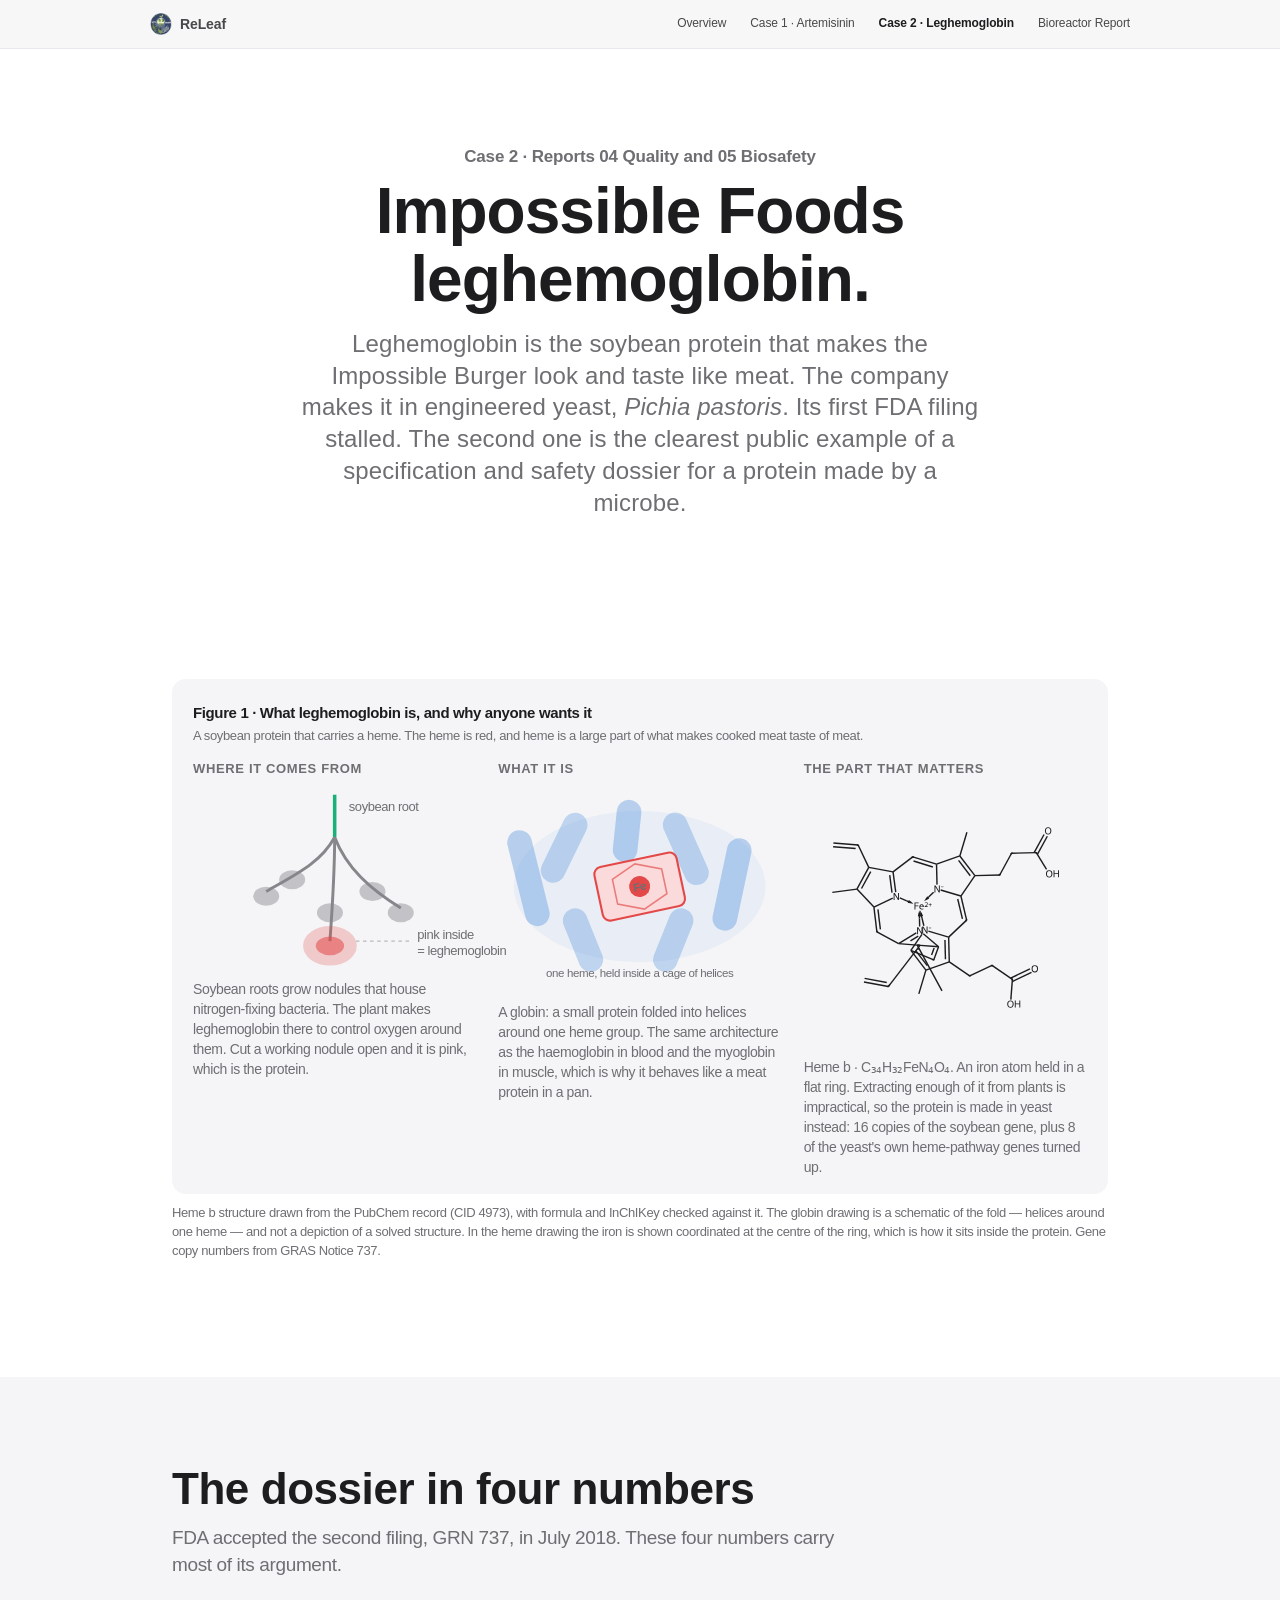
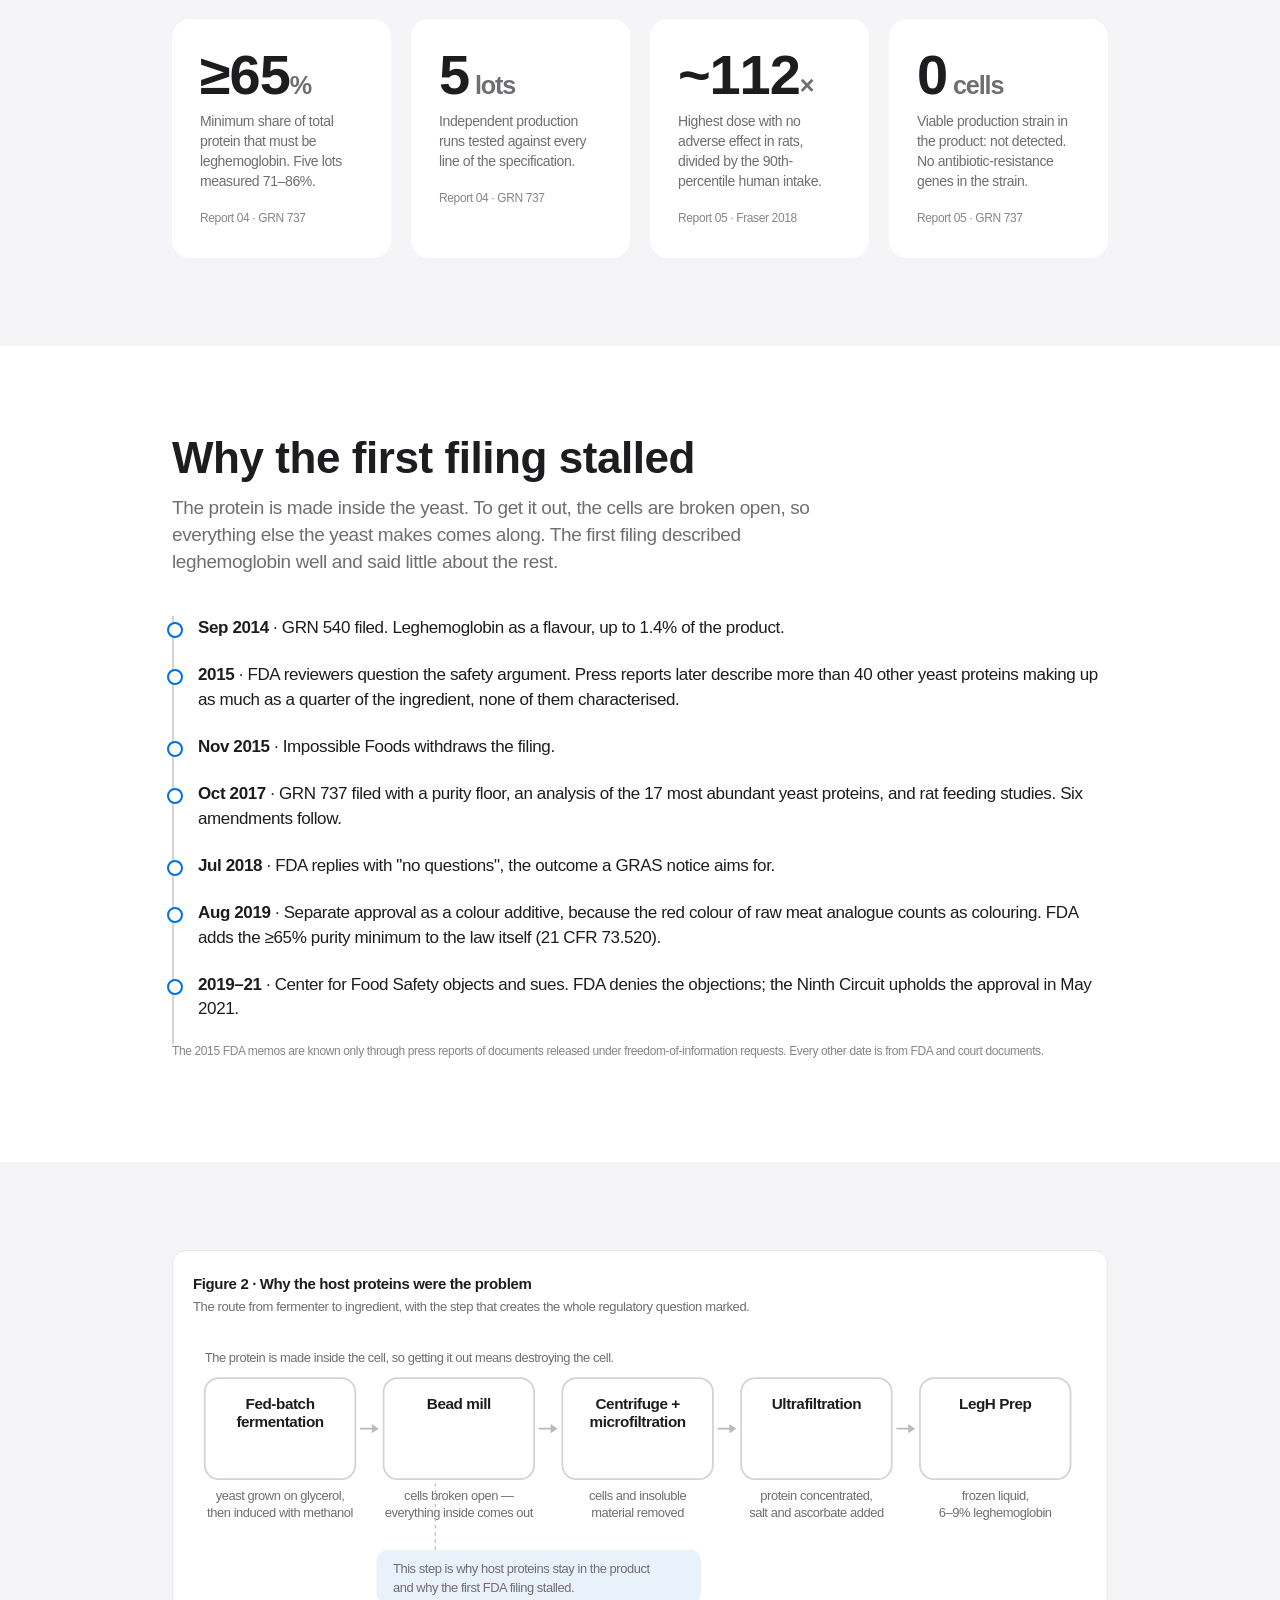
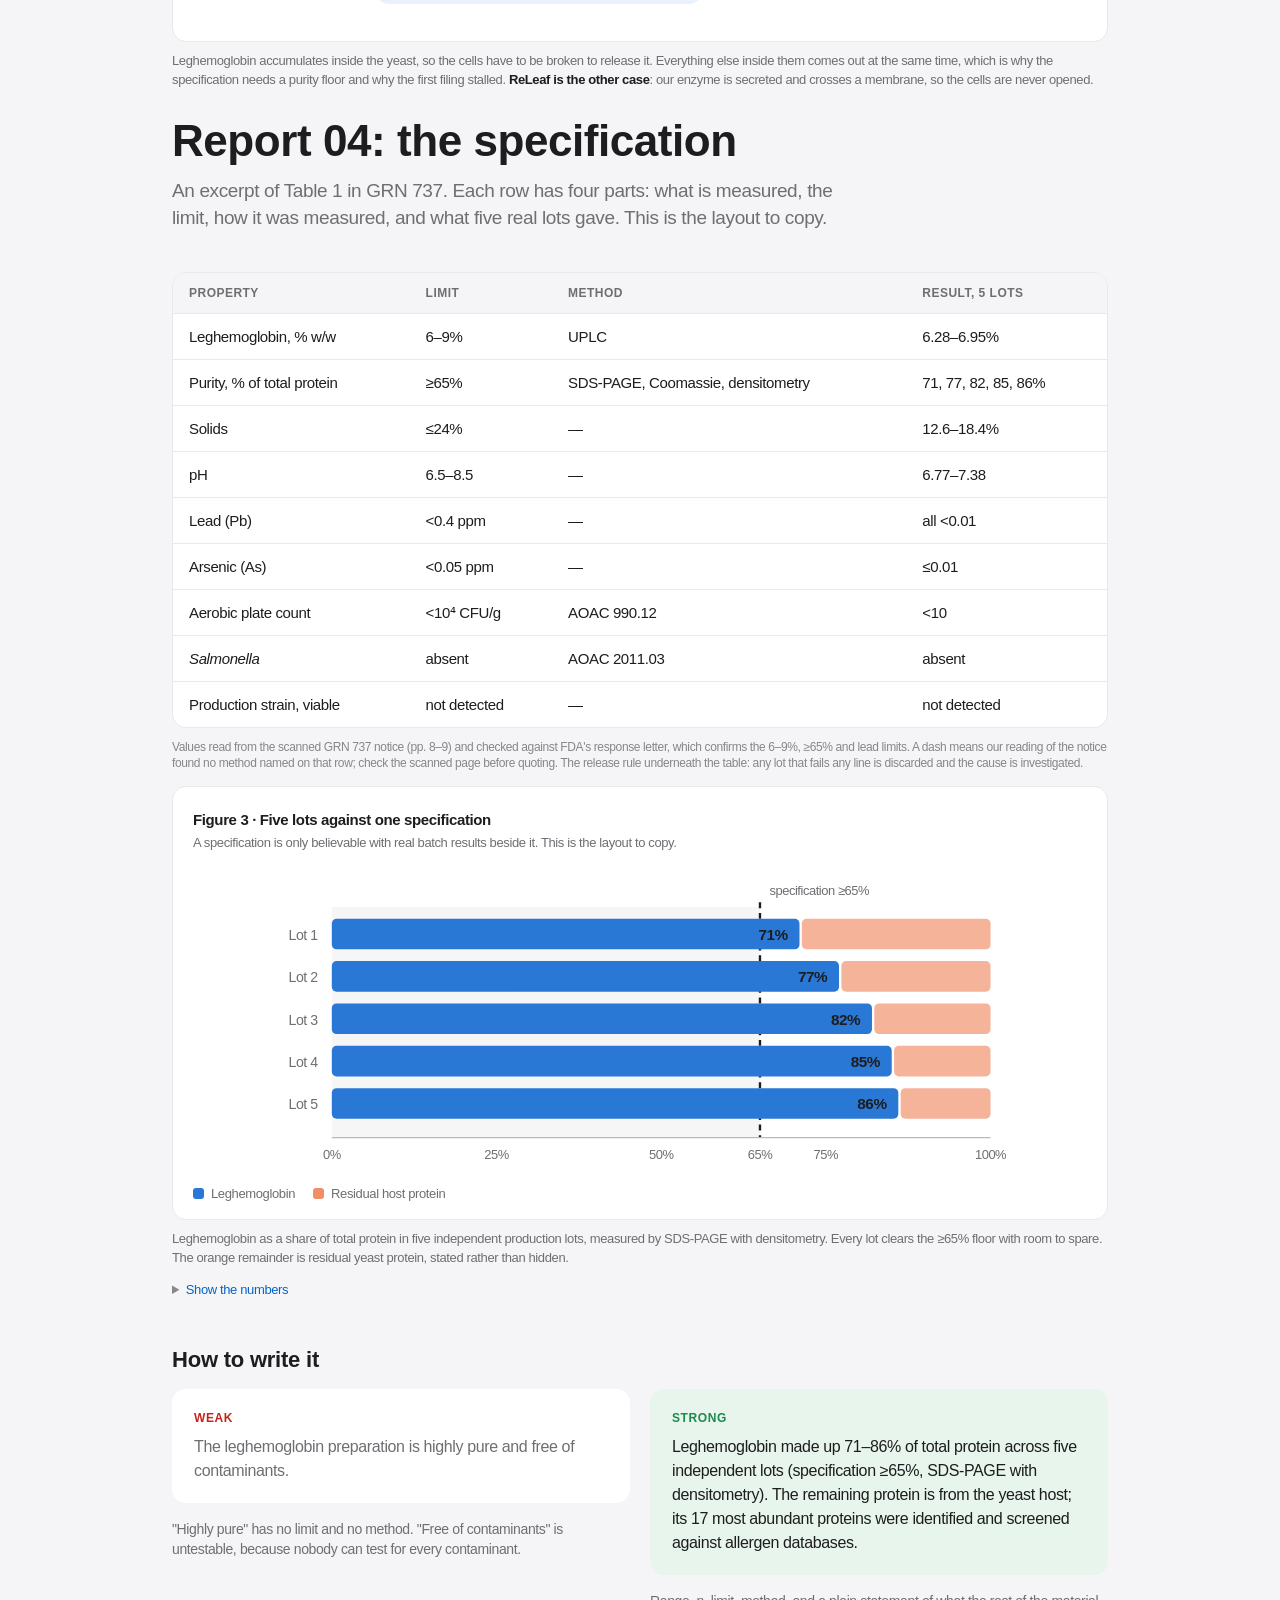
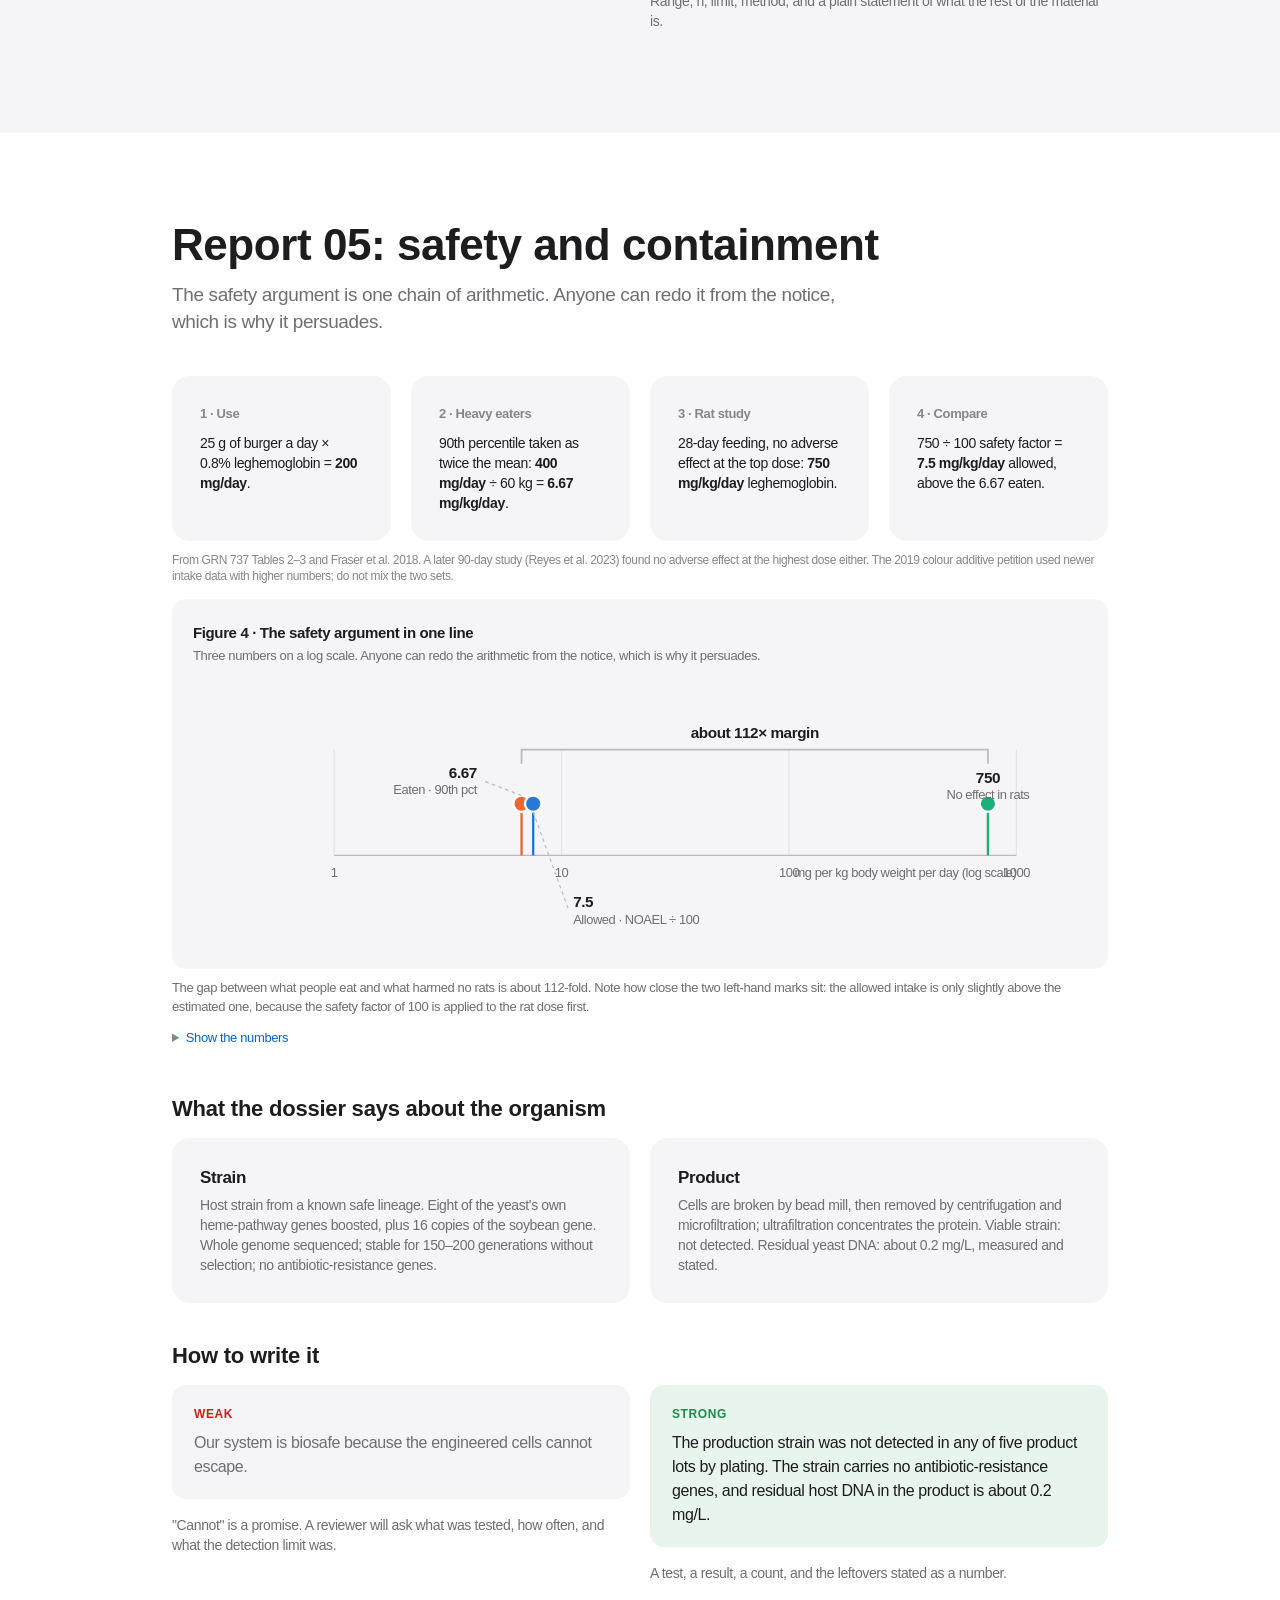
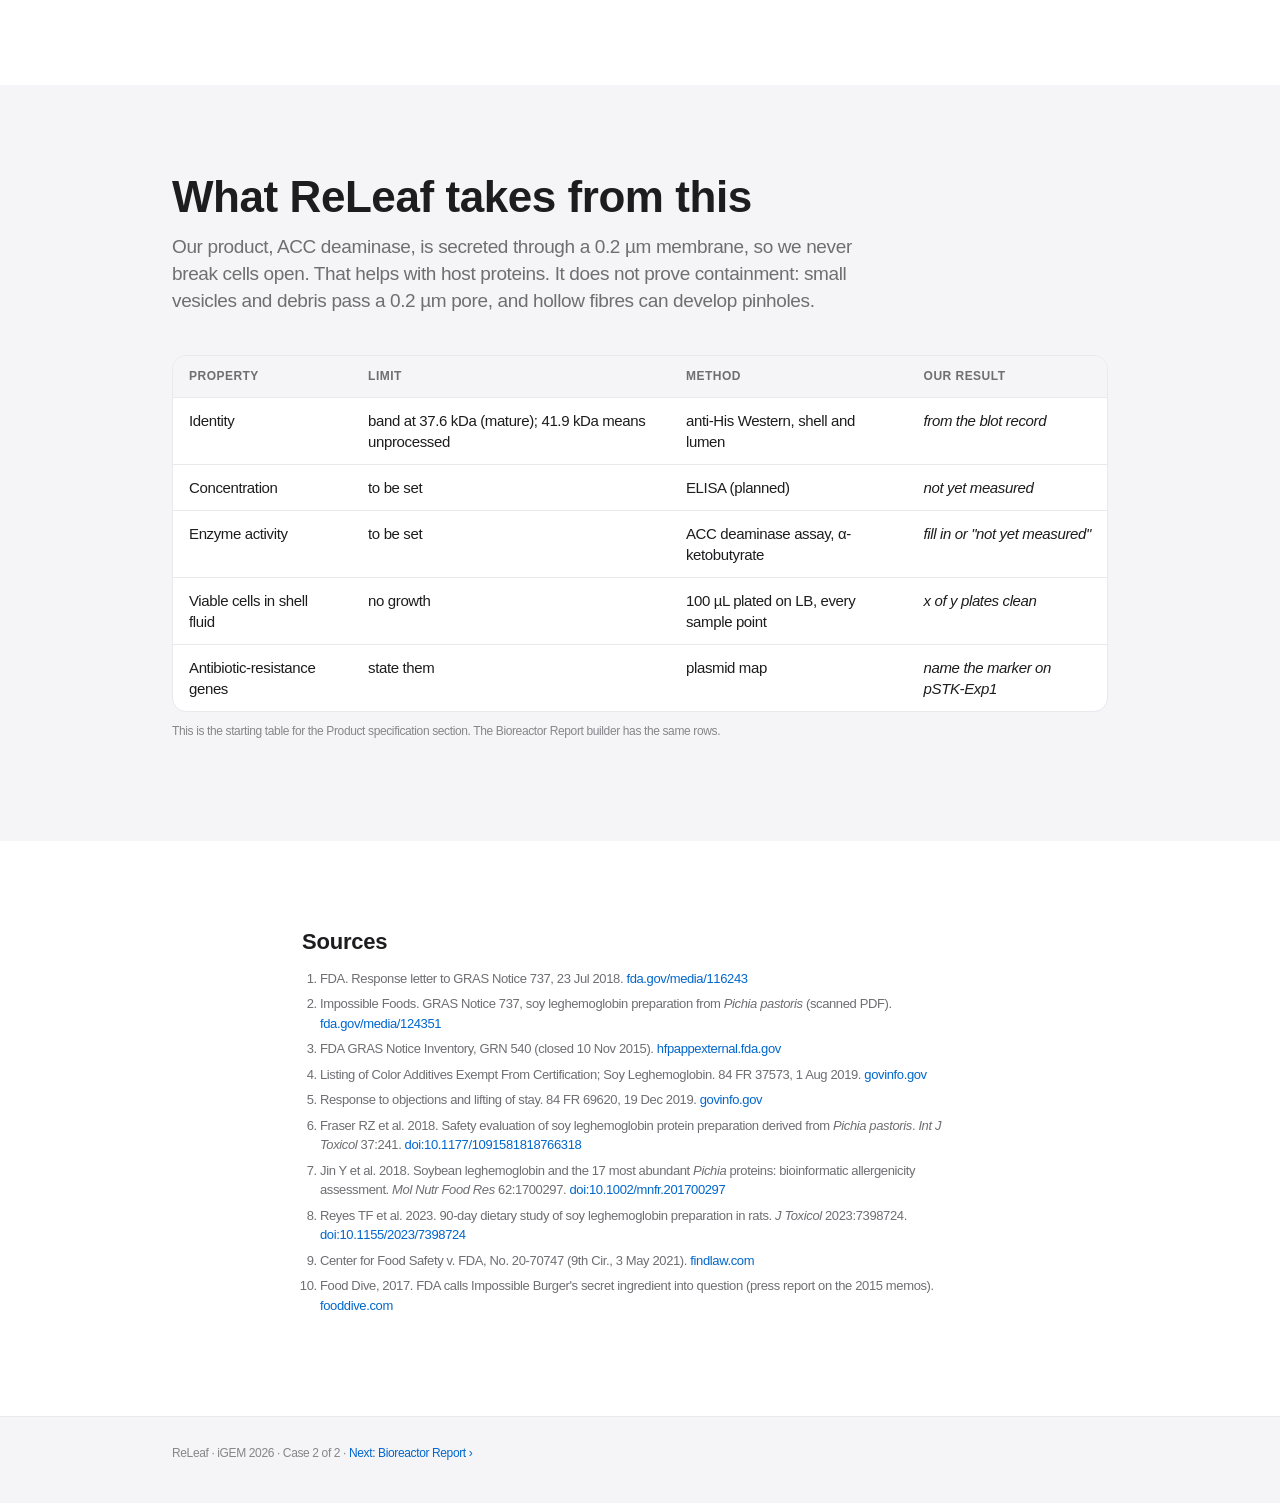
<file: case-leghemoglobin.html>
<!doctype html>
<html lang="en">
<head>
<meta charset="utf-8">
<meta name="viewport" content="width=device-width, initial-scale=1">
<title>Leghemoglobin Case</title>
<meta name="description" content="Case 2: Impossible Foods' soy leghemoglobin, read as a product specification and a biosafety and regulatory dossier.">
<link rel="icon" href="assets/logo.png">
<link rel="stylesheet" href="assets/style.css">
<link rel="stylesheet" href="assets/viz.css">
<link rel="stylesheet" href="assets/mol.css">
</head>
<body>
<nav class="gnav"><div class="gnav-in">
  <a class="brand" href="index.html"><img src="assets/logo.png" alt=""><span>ReLeaf</span></a>
  <div class="gnav-links">
    <a href="index.html">Overview</a>
    <a href="case-artemisinin.html">Case 1 · Artemisinin</a>
    <a href="case-leghemoglobin.html" aria-current="page">Case 2 · Leghemoglobin</a>
    <a href="template.html">Bioreactor Report</a>
  </div>
</div></nav>

<header class="hero"><div class="wrap">
  <p class="eyebrow">Case 2 · Reports 04 Quality and 05 Biosafety</p>
  <h1>Impossible Foods<br>leghemoglobin.</h1>
  <p class="lede">Leghemoglobin is the soybean protein that makes the Impossible Burger look and taste like meat. The company makes it in engineered yeast, <i>Pichia pastoris</i>. Its first FDA filing stalled. The second one is the clearest public example of a specification and safety dossier for a protein made by a microbe.</p>
</div></header>

<section><div class="wrap">
  <figure class="fig viz">
<div class="frame">
<p class="fig-title">Figure 1 · What leghemoglobin is, and why anyone wants it</p>
<p class="fig-sub">A soybean protein that carries a heme. The heme is red, and heme is a large part of what makes cooked meat taste of meat.</p>
<div class="three">
  <div class="three-c">
    <p class="route-h">Where it comes from</p>
    <svg class="chart" viewBox="0 0 240 150" role="img" aria-label="Soybean roots carrying nodules; a cut nodule is pink inside.">
<path d="M120 4 L120 40" stroke="var(--s3)" stroke-width="3" fill="none"/>
<path d="M120 40 C108 62, 86 72, 62 86" stroke="var(--text-3)" stroke-width="2.5" fill="none"/>
<path d="M120 40 C130 66, 150 84, 176 100" stroke="var(--text-3)" stroke-width="2.5" fill="none"/>
<path d="M120 40 C120 72, 118 100, 116 128" stroke="var(--text-3)" stroke-width="2.5" fill="none"/>
<ellipse cx="84" cy="76" rx="11" ry="8" fill="var(--text-3)" opacity=".45"/>
<ellipse cx="62" cy="90" rx="11" ry="8" fill="var(--text-3)" opacity=".45"/>
<ellipse cx="152" cy="86" rx="11" ry="8" fill="var(--text-3)" opacity=".45"/>
<ellipse cx="176" cy="104" rx="11" ry="8" fill="var(--text-3)" opacity=".45"/>
<ellipse cx="116" cy="104" rx="11" ry="8" fill="var(--text-3)" opacity=".45"/>
<ellipse cx="116" cy="132" rx="22" ry="16" fill="var(--neg)" opacity=".25" stroke="var(--neg)" stroke-width="1.5"/>
<ellipse cx="116" cy="132" rx="12" ry="8" fill="var(--neg)" opacity=".55"/>
<line class="note-l" x1="138" y1="128" x2="186" y2="128"/>
<text class="box-s" x="190" y="126">pink inside</text>
<text class="box-s" x="190" y="140">= leghemoglobin</text>
<text class="box-s" x="132" y="18" text-anchor="start">soybean root</text>
</svg>
    <p class="small muted">Soybean roots grow nodules that house nitrogen-fixing bacteria. The plant makes leghemoglobin there to control oxygen around them. Cut a working nodule open and it is pink, which is the protein.</p>
  </div>
  <div class="three-c">
    <p class="route-h">What it is</p>
    <svg class="chart" viewBox="0 0 270 190" role="img" aria-label="Schematic globin fold: helices arranged around a central heme group holding an iron atom.">
<ellipse cx="135" cy="92" rx="120" ry="72" fill="var(--s1)" opacity=".06"/>
<g>
<rect x="18" y="38" width="22" height="92" rx="11" transform="rotate(-14 29 84)" fill="var(--s1)" opacity=".30" stroke="var(--s1)" stroke-width="1.5"/>
<rect x="52" y="20" width="22" height="70" rx="11" transform="rotate(26 63 55)" fill="var(--s1)" opacity=".26" stroke="var(--s1)" stroke-width="1.5"/>
<rect x="112" y="10" width="22" height="58" rx="11" transform="rotate(6 123 39)" fill="var(--s1)" opacity=".30" stroke="var(--s1)" stroke-width="1.5"/>
<rect x="168" y="20" width="22" height="72" rx="11" transform="rotate(-24 179 56)" fill="var(--s1)" opacity=".26" stroke="var(--s1)" stroke-width="1.5"/>
<rect x="212" y="46" width="22" height="88" rx="11" transform="rotate(12 223 90)" fill="var(--s1)" opacity=".30" stroke="var(--s1)" stroke-width="1.5"/>
<rect x="70" y="112" width="22" height="62" rx="11" transform="rotate(-22 81 143)" fill="var(--s1)" opacity=".26" stroke="var(--s1)" stroke-width="1.5"/>
<rect x="156" y="112" width="22" height="62" rx="11" transform="rotate(22 167 143)" fill="var(--s1)" opacity=".26" stroke="var(--s1)" stroke-width="1.5"/>
</g>
<g transform="translate(135 92) rotate(-12)">
<rect x="-40" y="-26" width="80" height="52" rx="7" fill="var(--card)" stroke="var(--neg)" stroke-width="2"/>
<rect x="-40" y="-26" width="80" height="52" rx="7" fill="var(--neg)" opacity=".20"/>
<path d="M-24 -12 L0 -22 L24 -12 L24 12 L0 22 L-24 12z" fill="none" stroke="var(--neg)" stroke-width="1.5" opacity=".65"/>
<circle cx="0" cy="0" r="10" fill="var(--neg)"/>
<text x="0" y="4" text-anchor="middle" fill="#fff" font-size="11" font-weight="700" font-family="var(--font)">Fe</text>
</g>
<text class="box-s" x="135" y="178" text-anchor="middle">one heme, held inside a cage of helices</text>
</svg>
    <p class="small muted">A globin: a small protein folded into helices around one heme group. The same architecture as the haemoglobin in blood and the myoglobin in muscle, which is why it behaves like a meat protein in a pan.</p>
  </div>
  <div class="three-c">
    <p class="route-h">The part that matters</p>
    <div class="molbox big"><svg class="mol" version='1.1' baseProfile='full'
              xmlns='http://www.w3.org/2000/svg'
                      
                      xmlns:xlink='http://www.w3.org/1999/xlink'
                  xml:space='preserve'
width='400px' height='360px' viewBox='0 0 400 360'>
<!-- END OF HEADER -->
<path class='bond-0 atom-0 atom-1' d='M 162.1,287.8 L 172.1,254.3' style='fill:none;fill-rule:evenodd;stroke:currentColor;stroke-width:2.0px;stroke-linecap:butt;stroke-linejoin:miter;stroke-opacity:1' />
<path class='bond-1 atom-1 atom-2' d='M 172.1,254.3 L 205.1,242.7' style='fill:none;fill-rule:evenodd;stroke:currentColor;stroke-width:2.0px;stroke-linecap:butt;stroke-linejoin:miter;stroke-opacity:1' />
<path class='bond-2 atom-2 atom-3' d='M 205.1,242.7 L 204.2,207.7' style='fill:none;fill-rule:evenodd;stroke:currentColor;stroke-width:2.0px;stroke-linecap:butt;stroke-linejoin:miter;stroke-opacity:1' />
<path class='bond-2 atom-2 atom-3' d='M 199.7,238.9 L 199.0,211.7' style='fill:none;fill-rule:evenodd;stroke:currentColor;stroke-width:2.0px;stroke-linecap:butt;stroke-linejoin:miter;stroke-opacity:1' />
<path class='bond-3 atom-3 atom-4' d='M 204.2,207.7 L 229.6,183.7' style='fill:none;fill-rule:evenodd;stroke:currentColor;stroke-width:2.0px;stroke-linecap:butt;stroke-linejoin:miter;stroke-opacity:1' />
<path class='bond-4 atom-4 atom-5' d='M 229.6,183.7 L 221.5,149.7' style='fill:none;fill-rule:evenodd;stroke:currentColor;stroke-width:2.0px;stroke-linecap:butt;stroke-linejoin:miter;stroke-opacity:1' />
<path class='bond-4 atom-4 atom-5' d='M 223.7,181.9 L 217.0,153.9' style='fill:none;fill-rule:evenodd;stroke:currentColor;stroke-width:2.0px;stroke-linecap:butt;stroke-linejoin:miter;stroke-opacity:1' />
<path class='bond-5 atom-5 atom-6' d='M 221.5,149.7 L 241.3,120.9' style='fill:none;fill-rule:evenodd;stroke:currentColor;stroke-width:2.0px;stroke-linecap:butt;stroke-linejoin:miter;stroke-opacity:1' />
<path class='bond-6 atom-6 atom-7' d='M 241.3,120.9 L 220.0,93.1' style='fill:none;fill-rule:evenodd;stroke:currentColor;stroke-width:2.0px;stroke-linecap:butt;stroke-linejoin:miter;stroke-opacity:1' />
<path class='bond-6 atom-6 atom-7' d='M 234.7,121.0 L 218.2,99.4' style='fill:none;fill-rule:evenodd;stroke:currentColor;stroke-width:2.0px;stroke-linecap:butt;stroke-linejoin:miter;stroke-opacity:1' />
<path class='bond-7 atom-7 atom-8' d='M 220.0,93.1 L 187.1,104.7' style='fill:none;fill-rule:evenodd;stroke:currentColor;stroke-width:2.0px;stroke-linecap:butt;stroke-linejoin:miter;stroke-opacity:1' />
<path class='bond-8 atom-8 atom-9' d='M 187.1,104.7 L 187.8,133.6' style='fill:none;fill-rule:evenodd;stroke:currentColor;stroke-width:2.0px;stroke-linecap:butt;stroke-linejoin:miter;stroke-opacity:1' />
<path class='bond-9 atom-8 atom-10' d='M 187.1,104.7 L 153.5,94.4' style='fill:none;fill-rule:evenodd;stroke:currentColor;stroke-width:2.0px;stroke-linecap:butt;stroke-linejoin:miter;stroke-opacity:1' />
<path class='bond-9 atom-8 atom-10' d='M 181.9,108.7 L 154.6,100.3' style='fill:none;fill-rule:evenodd;stroke:currentColor;stroke-width:2.0px;stroke-linecap:butt;stroke-linejoin:miter;stroke-opacity:1' />
<path class='bond-10 atom-10 atom-11' d='M 153.5,94.4 L 125.7,115.6' style='fill:none;fill-rule:evenodd;stroke:currentColor;stroke-width:2.0px;stroke-linecap:butt;stroke-linejoin:miter;stroke-opacity:1' />
<path class='bond-11 atom-11 atom-12' d='M 125.7,115.6 L 91.4,109.2' style='fill:none;fill-rule:evenodd;stroke:currentColor;stroke-width:2.0px;stroke-linecap:butt;stroke-linejoin:miter;stroke-opacity:1' />
<path class='bond-12 atom-12 atom-13' d='M 91.4,109.2 L 74.7,139.9' style='fill:none;fill-rule:evenodd;stroke:currentColor;stroke-width:2.0px;stroke-linecap:butt;stroke-linejoin:miter;stroke-opacity:1' />
<path class='bond-12 atom-12 atom-13' d='M 94.2,115.2 L 81.2,139.1' style='fill:none;fill-rule:evenodd;stroke:currentColor;stroke-width:2.0px;stroke-linecap:butt;stroke-linejoin:miter;stroke-opacity:1' />
<path class='bond-13 atom-13 atom-14' d='M 74.7,139.9 L 98.7,165.3' style='fill:none;fill-rule:evenodd;stroke:currentColor;stroke-width:2.0px;stroke-linecap:butt;stroke-linejoin:miter;stroke-opacity:1' />
<path class='bond-14 atom-14 atom-15' d='M 98.7,165.3 L 125.3,152.7' style='fill:none;fill-rule:evenodd;stroke:currentColor;stroke-width:2.0px;stroke-linecap:butt;stroke-linejoin:miter;stroke-opacity:1' />
<path class='bond-15 atom-14 atom-16' d='M 98.7,165.3 L 102.9,200.2' style='fill:none;fill-rule:evenodd;stroke:currentColor;stroke-width:2.0px;stroke-linecap:butt;stroke-linejoin:miter;stroke-opacity:1' />
<path class='bond-15 atom-14 atom-16' d='M 104.4,168.5 L 107.8,196.8' style='fill:none;fill-rule:evenodd;stroke:currentColor;stroke-width:2.0px;stroke-linecap:butt;stroke-linejoin:miter;stroke-opacity:1' />
<path class='bond-16 atom-16 atom-17' d='M 102.9,200.2 L 133.6,216.9' style='fill:none;fill-rule:evenodd;stroke:currentColor;stroke-width:2.0px;stroke-linecap:butt;stroke-linejoin:miter;stroke-opacity:1' />
<path class='bond-17 atom-17 atom-18' d='M 133.6,216.9 L 163.8,219.3' style='fill:none;fill-rule:evenodd;stroke:currentColor;stroke-width:2.0px;stroke-linecap:butt;stroke-linejoin:miter;stroke-opacity:1' />
<path class='bond-18 atom-18 atom-19' d='M 163.8,219.3 L 159.8,219.0' style='fill:none;fill-rule:evenodd;stroke:currentColor;stroke-width:2.0px;stroke-linecap:butt;stroke-linejoin:miter;stroke-opacity:1' />
<path class='bond-18 atom-18 atom-19' d='M 163.4,224.6 L 159.4,224.3' style='fill:none;fill-rule:evenodd;stroke:currentColor;stroke-width:2.0px;stroke-linecap:butt;stroke-linejoin:miter;stroke-opacity:1' />
<path class='bond-19 atom-19 atom-20' d='M 159.8,219.0 L 190.0,221.4' style='fill:none;fill-rule:evenodd;stroke:currentColor;stroke-width:2.0px;stroke-linecap:butt;stroke-linejoin:miter;stroke-opacity:1' />
<path class='bond-20 atom-20 atom-21' d='M 190.0,221.4 L 168.4,202.9' style='fill:none;fill-rule:evenodd;stroke:currentColor;stroke-width:2.0px;stroke-linecap:butt;stroke-linejoin:miter;stroke-opacity:1' />
<path class='bond-21 atom-20 atom-22' d='M 190.0,221.4 L 183.1,239.9' style='fill:none;fill-rule:evenodd;stroke:currentColor;stroke-width:2.0px;stroke-linecap:butt;stroke-linejoin:miter;stroke-opacity:1' />
<path class='bond-21 atom-20 atom-22' d='M 183.7,223.0 L 180.1,232.9' style='fill:none;fill-rule:evenodd;stroke:currentColor;stroke-width:2.0px;stroke-linecap:butt;stroke-linejoin:miter;stroke-opacity:1' />
<path class='bond-22 atom-22 atom-23' d='M 183.1,239.9 L 150.9,226.5' style='fill:none;fill-rule:evenodd;stroke:currentColor;stroke-width:2.0px;stroke-linecap:butt;stroke-linejoin:miter;stroke-opacity:1' />
<path class='bond-23 atom-23 atom-24' d='M 150.9,226.5 L 166.5,203.9' style='fill:none;fill-rule:evenodd;stroke:currentColor;stroke-width:2.0px;stroke-linecap:butt;stroke-linejoin:miter;stroke-opacity:1' />
<path class='bond-24 atom-19 atom-25' d='M 159.8,219.0 L 194.8,283.5' style='fill:none;fill-rule:evenodd;stroke:currentColor;stroke-width:2.0px;stroke-linecap:butt;stroke-linejoin:miter;stroke-opacity:1' />
<path class='bond-25 atom-18 atom-26' d='M 163.8,219.3 L 119.0,277.5' style='fill:none;fill-rule:evenodd;stroke:currentColor;stroke-width:2.0px;stroke-linecap:butt;stroke-linejoin:miter;stroke-opacity:1' />
<path class='bond-26 atom-26 atom-27' d='M 119.0,277.5 L 84.6,271.1' style='fill:none;fill-rule:evenodd;stroke:currentColor;stroke-width:2.0px;stroke-linecap:butt;stroke-linejoin:miter;stroke-opacity:1' />
<path class='bond-26 atom-26 atom-27' d='M 116.8,271.7 L 85.6,265.9' style='fill:none;fill-rule:evenodd;stroke:currentColor;stroke-width:2.0px;stroke-linecap:butt;stroke-linejoin:miter;stroke-opacity:1' />
<path class='bond-27 atom-13 atom-28' d='M 74.7,139.9 L 40.0,144.5' style='fill:none;fill-rule:evenodd;stroke:currentColor;stroke-width:2.0px;stroke-linecap:butt;stroke-linejoin:miter;stroke-opacity:1' />
<path class='bond-28 atom-12 atom-29' d='M 91.4,109.2 L 76.4,77.7' style='fill:none;fill-rule:evenodd;stroke:currentColor;stroke-width:2.0px;stroke-linecap:butt;stroke-linejoin:miter;stroke-opacity:1' />
<path class='bond-29 atom-29 atom-30' d='M 76.4,77.7 L 41.5,74.9' style='fill:none;fill-rule:evenodd;stroke:currentColor;stroke-width:2.0px;stroke-linecap:butt;stroke-linejoin:miter;stroke-opacity:1' />
<path class='bond-29 atom-29 atom-30' d='M 72.9,82.7 L 41.1,80.2' style='fill:none;fill-rule:evenodd;stroke:currentColor;stroke-width:2.0px;stroke-linecap:butt;stroke-linejoin:miter;stroke-opacity:1' />
<path class='bond-30 atom-7 atom-31' d='M 220.0,93.1 L 230.0,59.6' style='fill:none;fill-rule:evenodd;stroke:currentColor;stroke-width:2.0px;stroke-linecap:butt;stroke-linejoin:miter;stroke-opacity:1' />
<path class='bond-31 atom-6 atom-32' d='M 241.3,120.9 L 276.3,120.0' style='fill:none;fill-rule:evenodd;stroke:currentColor;stroke-width:2.0px;stroke-linecap:butt;stroke-linejoin:miter;stroke-opacity:1' />
<path class='bond-32 atom-32 atom-33' d='M 276.3,120.0 L 293.0,89.3' style='fill:none;fill-rule:evenodd;stroke:currentColor;stroke-width:2.0px;stroke-linecap:butt;stroke-linejoin:miter;stroke-opacity:1' />
<path class='bond-33 atom-33 atom-34' d='M 293.0,89.3 L 327.9,88.4' style='fill:none;fill-rule:evenodd;stroke:currentColor;stroke-width:2.0px;stroke-linecap:butt;stroke-linejoin:miter;stroke-opacity:1' />
<path class='bond-34 atom-34 atom-35' d='M 329.5,91.0 L 343.5,65.3' style='fill:none;fill-rule:evenodd;stroke:currentColor;stroke-width:2.0px;stroke-linecap:butt;stroke-linejoin:miter;stroke-opacity:1' />
<path class='bond-34 atom-34 atom-35' d='M 324.9,88.5 L 338.9,62.8' style='fill:none;fill-rule:evenodd;stroke:currentColor;stroke-width:2.0px;stroke-linecap:butt;stroke-linejoin:miter;stroke-opacity:1' />
<path class='bond-35 atom-34 atom-36' d='M 327.9,88.4 L 342.4,112.0' style='fill:none;fill-rule:evenodd;stroke:currentColor;stroke-width:2.0px;stroke-linecap:butt;stroke-linejoin:miter;stroke-opacity:1' />
<path class='bond-36 atom-2 atom-37' d='M 205.1,242.7 L 233.9,262.5' style='fill:none;fill-rule:evenodd;stroke:currentColor;stroke-width:2.0px;stroke-linecap:butt;stroke-linejoin:miter;stroke-opacity:1' />
<path class='bond-37 atom-37 atom-38' d='M 233.9,262.5 L 265.4,247.5' style='fill:none;fill-rule:evenodd;stroke:currentColor;stroke-width:2.0px;stroke-linecap:butt;stroke-linejoin:miter;stroke-opacity:1' />
<path class='bond-38 atom-38 atom-39' d='M 265.4,247.5 L 294.2,267.3' style='fill:none;fill-rule:evenodd;stroke:currentColor;stroke-width:2.0px;stroke-linecap:butt;stroke-linejoin:miter;stroke-opacity:1' />
<path class='bond-39 atom-39 atom-40' d='M 294.0,270.4 L 321.2,257.4' style='fill:none;fill-rule:evenodd;stroke:currentColor;stroke-width:2.0px;stroke-linecap:butt;stroke-linejoin:miter;stroke-opacity:1' />
<path class='bond-39 atom-39 atom-40' d='M 291.7,265.6 L 319.0,252.6' style='fill:none;fill-rule:evenodd;stroke:currentColor;stroke-width:2.0px;stroke-linecap:butt;stroke-linejoin:miter;stroke-opacity:1' />
<path class='bond-40 atom-39 atom-41' d='M 294.2,267.3 L 292.0,296.0' style='fill:none;fill-rule:evenodd;stroke:currentColor;stroke-width:2.0px;stroke-linecap:butt;stroke-linejoin:miter;stroke-opacity:1' />
<path class='bond-41 atom-23 atom-1' d='M 150.9,226.5 L 172.1,254.3' style='fill:none;fill-rule:evenodd;stroke:currentColor;stroke-width:2.0px;stroke-linecap:butt;stroke-linejoin:miter;stroke-opacity:1' />
<path class='bond-41 atom-23 atom-1' d='M 157.4,226.4 L 174.0,248.0' style='fill:none;fill-rule:evenodd;stroke:currentColor;stroke-width:2.0px;stroke-linecap:butt;stroke-linejoin:miter;stroke-opacity:1' />
<path class='bond-42 atom-24 atom-3' d='M 175.6,199.2 L 204.2,207.7' style='fill:none;fill-rule:evenodd;stroke:currentColor;stroke-width:2.0px;stroke-linecap:butt;stroke-linejoin:miter;stroke-opacity:1' />
<path class='bond-43 atom-9 atom-5' d='M 192.9,141.2 L 221.5,149.7' style='fill:none;fill-rule:evenodd;stroke:currentColor;stroke-width:2.0px;stroke-linecap:butt;stroke-linejoin:miter;stroke-opacity:1' />
<path class='bond-44 atom-15 atom-11' d='M 129.5,144.2 L 125.7,115.6' style='fill:none;fill-rule:evenodd;stroke:currentColor;stroke-width:2.0px;stroke-linecap:butt;stroke-linejoin:miter;stroke-opacity:1' />
<path class='bond-44 atom-15 atom-11' d='M 124.2,144.9 L 121.0,120.2' style='fill:none;fill-rule:evenodd;stroke:currentColor;stroke-width:2.0px;stroke-linecap:butt;stroke-linejoin:miter;stroke-opacity:1' />
<path class='bond-45 atom-21 atom-17' d='M 158.5,201.7 L 133.6,216.9' style='fill:none;fill-rule:evenodd;stroke:currentColor;stroke-width:2.0px;stroke-linecap:butt;stroke-linejoin:miter;stroke-opacity:1' />
<path class='bond-45 atom-21 atom-17' d='M 161.3,206.2 L 150.3,212.9' style='fill:none;fill-rule:evenodd;stroke:currentColor;stroke-width:2.0px;stroke-linecap:butt;stroke-linejoin:miter;stroke-opacity:1' />
<path class='bond-46 atom-9 atom-42' d='M 183.0,144.4 L 176.3,150.8' style='fill:none;fill-rule:evenodd;stroke:currentColor;stroke-width:2.0px;stroke-linecap:butt;stroke-linejoin:miter;stroke-opacity:1' />
<path class='bond-46 atom-9 atom-42' d='M 176.3,150.8 L 172.3,154.5' style='fill:none;fill-rule:evenodd;stroke:currentColor;stroke-width:2.0px;stroke-linecap:butt;stroke-linejoin:miter;stroke-opacity:1' />
<path class='bond-46 atom-9 atom-42' d='M 174.0,151.8 L 172.3,154.5 L 175.1,153.0 Z' style='fill:currentColor;fill-rule:evenodd;fill-opacity:1;stroke:currentColor;stroke-width:2.0px;stroke-linecap:butt;stroke-linejoin:miter;stroke-miterlimit:10;stroke-opacity:1;' />
<path class='bond-47 atom-15 atom-42' d='M 135.2,152.4 L 145.0,156.4' style='fill:none;fill-rule:evenodd;stroke:currentColor;stroke-width:2.0px;stroke-linecap:butt;stroke-linejoin:miter;stroke-opacity:1' />
<path class='bond-47 atom-15 atom-42' d='M 145.0,156.4 L 151.2,159.0' style='fill:none;fill-rule:evenodd;stroke:currentColor;stroke-width:2.0px;stroke-linecap:butt;stroke-linejoin:miter;stroke-opacity:1' />
<path class='bond-47 atom-15 atom-42' d='M 147.8,158.6 L 151.2,159.0 L 148.5,156.9 Z' style='fill:currentColor;fill-rule:evenodd;fill-opacity:1;stroke:currentColor;stroke-width:2.0px;stroke-linecap:butt;stroke-linejoin:miter;stroke-miterlimit:10;stroke-opacity:1;' />
<path class='bond-48 atom-21 atom-42' d='M 163.3,192.6 L 163.0,181.3' style='fill:none;fill-rule:evenodd;stroke:currentColor;stroke-width:2.0px;stroke-linecap:butt;stroke-linejoin:miter;stroke-opacity:1' />
<path class='bond-48 atom-21 atom-42' d='M 163.0,181.3 L 162.8,173.8' style='fill:none;fill-rule:evenodd;stroke:currentColor;stroke-width:2.0px;stroke-linecap:butt;stroke-linejoin:miter;stroke-opacity:1' />
<path class='bond-48 atom-21 atom-42' d='M 163.8,177.3 L 162.8,173.8 L 162.0,177.3 Z' style='fill:currentColor;fill-rule:evenodd;fill-opacity:1;stroke:currentColor;stroke-width:2.0px;stroke-linecap:butt;stroke-linejoin:miter;stroke-miterlimit:10;stroke-opacity:1;' />
<path class='bond-49 atom-24 atom-42' d='M 169.2,191.6 L 166.6,180.8' style='fill:none;fill-rule:evenodd;stroke:currentColor;stroke-width:2.0px;stroke-linecap:butt;stroke-linejoin:miter;stroke-opacity:1' />
<path class='bond-49 atom-24 atom-42' d='M 166.6,180.8 L 165.0,173.7' style='fill:none;fill-rule:evenodd;stroke:currentColor;stroke-width:2.0px;stroke-linecap:butt;stroke-linejoin:miter;stroke-opacity:1' />
<path class='bond-49 atom-24 atom-42' d='M 166.7,176.9 L 165.0,173.7 L 164.9,177.3 Z' style='fill:currentColor;fill-rule:evenodd;fill-opacity:1;stroke:currentColor;stroke-width:2.0px;stroke-linecap:butt;stroke-linejoin:miter;stroke-miterlimit:10;stroke-opacity:1;' />
<path d='M 228.3,184.9 L 229.6,183.7 L 229.2,182.0' style='fill:none;stroke:currentColor;stroke-width:2.0px;stroke-linecap:butt;stroke-linejoin:miter;stroke-miterlimit:10;stroke-opacity:1;' />
<path d='M 155.2,94.9 L 153.5,94.4 L 152.1,95.5' style='fill:none;stroke:currentColor;stroke-width:2.0px;stroke-linecap:butt;stroke-linejoin:miter;stroke-miterlimit:10;stroke-opacity:1;' />
<path d='M 102.7,198.5 L 102.9,200.2 L 104.4,201.0' style='fill:none;stroke:currentColor;stroke-width:2.0px;stroke-linecap:butt;stroke-linejoin:miter;stroke-miterlimit:10;stroke-opacity:1;' />
<path d='M 183.5,239.0 L 183.1,239.9 L 181.5,239.3' style='fill:none;stroke:currentColor;stroke-width:2.0px;stroke-linecap:butt;stroke-linejoin:miter;stroke-miterlimit:10;stroke-opacity:1;' />
<path d='M 121.2,274.6 L 119.0,277.5 L 117.3,277.2' style='fill:none;stroke:currentColor;stroke-width:2.0px;stroke-linecap:butt;stroke-linejoin:miter;stroke-miterlimit:10;stroke-opacity:1;' />
<path d='M 77.1,79.2 L 76.4,77.7 L 74.6,77.5' style='fill:none;stroke:currentColor;stroke-width:2.0px;stroke-linecap:butt;stroke-linejoin:miter;stroke-miterlimit:10;stroke-opacity:1;' />
<path d='M 274.5,120.0 L 276.3,120.0 L 277.1,118.4' style='fill:none;stroke:currentColor;stroke-width:2.0px;stroke-linecap:butt;stroke-linejoin:miter;stroke-miterlimit:10;stroke-opacity:1;' />
<path d='M 292.1,90.8 L 293.0,89.3 L 294.7,89.2' style='fill:none;stroke:currentColor;stroke-width:2.0px;stroke-linecap:butt;stroke-linejoin:miter;stroke-miterlimit:10;stroke-opacity:1;' />
<path d='M 326.2,88.4 L 327.9,88.4 L 328.6,89.6' style='fill:none;stroke:currentColor;stroke-width:2.0px;stroke-linecap:butt;stroke-linejoin:miter;stroke-miterlimit:10;stroke-opacity:1;' />
<path d='M 232.4,261.5 L 233.9,262.5 L 235.5,261.7' style='fill:none;stroke:currentColor;stroke-width:2.0px;stroke-linecap:butt;stroke-linejoin:miter;stroke-miterlimit:10;stroke-opacity:1;' />
<path d='M 263.9,248.2 L 265.4,247.5 L 266.9,248.5' style='fill:none;stroke:currentColor;stroke-width:2.0px;stroke-linecap:butt;stroke-linejoin:miter;stroke-miterlimit:10;stroke-opacity:1;' />
<path d='M 292.8,266.3 L 294.2,267.3 L 294.1,268.7' style='fill:none;stroke:currentColor;stroke-width:2.0px;stroke-linecap:butt;stroke-linejoin:miter;stroke-miterlimit:10;stroke-opacity:1;' />
<path class='atom-9' d='M 185.8 134.7
L 189.0 140.0
Q 189.3 140.5, 189.8 141.4
Q 190.4 142.4, 190.4 142.4
L 190.4 134.7
L 191.7 134.7
L 191.7 144.6
L 190.4 144.6
L 186.9 138.9
Q 186.5 138.2, 186.0 137.5
Q 185.6 136.7, 185.5 136.5
L 185.5 144.6
L 184.2 144.6
L 184.2 134.7
L 185.8 134.7
' fill='currentColor'/>
<path class='atom-9' d='M 193.5 136.4
L 196.9 136.4
L 196.9 137.1
L 193.5 137.1
L 193.5 136.4
' fill='currentColor'/>
<path class='atom-15' d='M 128.1 145.4
L 131.3 150.6
Q 131.7 151.1, 132.2 152.1
Q 132.7 153.0, 132.7 153.1
L 132.7 145.4
L 134.0 145.4
L 134.0 155.3
L 132.7 155.3
L 129.2 149.5
Q 128.8 148.9, 128.4 148.1
Q 127.9 147.3, 127.8 147.1
L 127.8 155.3
L 126.5 155.3
L 126.5 145.4
L 128.1 145.4
' fill='currentColor'/>
<path class='atom-21' d='M 161.3 193.7
L 164.5 199.0
Q 164.8 199.5, 165.3 200.4
Q 165.9 201.4, 165.9 201.4
L 165.9 193.7
L 167.2 193.7
L 167.2 203.6
L 165.8 203.6
L 162.4 197.9
Q 162.0 197.2, 161.5 196.5
Q 161.1 195.7, 161.0 195.4
L 161.0 203.6
L 159.7 203.6
L 159.7 193.7
L 161.3 193.7
' fill='currentColor'/>
<path class='atom-24' d='M 168.5 192.8
L 171.7 198.0
Q 172.1 198.5, 172.6 199.5
Q 173.1 200.4, 173.1 200.5
L 173.1 192.8
L 174.4 192.8
L 174.4 202.7
L 173.1 202.7
L 169.6 197.0
Q 169.2 196.3, 168.8 195.5
Q 168.3 194.7, 168.2 194.5
L 168.2 202.7
L 166.9 202.7
L 166.9 192.8
L 168.5 192.8
' fill='currentColor'/>
<path class='atom-24' d='M 176.2 194.4
L 179.6 194.4
L 179.6 195.2
L 176.2 195.2
L 176.2 194.4
' fill='currentColor'/>
<path class='atom-35' d='M 340.1 57.7
Q 340.1 55.3, 341.3 54.0
Q 342.4 52.7, 344.6 52.7
Q 346.8 52.7, 348.0 54.0
Q 349.2 55.3, 349.2 57.7
Q 349.2 60.1, 348.0 61.5
Q 346.8 62.9, 344.6 62.9
Q 342.5 62.9, 341.3 61.5
Q 340.1 60.1, 340.1 57.7
M 344.6 61.7
Q 346.1 61.7, 347.0 60.7
Q 347.8 59.7, 347.8 57.7
Q 347.8 55.8, 347.0 54.8
Q 346.1 53.8, 344.6 53.8
Q 343.1 53.8, 342.3 54.8
Q 341.5 55.8, 341.5 57.7
Q 341.5 59.7, 342.3 60.7
Q 343.1 61.7, 344.6 61.7
' fill='currentColor'/>
<path class='atom-36' d='M 341.6 118.3
Q 341.6 115.9, 342.8 114.5
Q 344.0 113.2, 346.2 113.2
Q 348.4 113.2, 349.5 114.5
Q 350.7 115.9, 350.7 118.3
Q 350.7 120.7, 349.5 122.0
Q 348.3 123.4, 346.2 123.4
Q 344.0 123.4, 342.8 122.0
Q 341.6 120.7, 341.6 118.3
M 346.2 122.3
Q 347.7 122.3, 348.5 121.3
Q 349.3 120.2, 349.3 118.3
Q 349.3 116.3, 348.5 115.3
Q 347.7 114.3, 346.2 114.3
Q 344.6 114.3, 343.8 115.3
Q 343.0 116.3, 343.0 118.3
Q 343.0 120.3, 343.8 121.3
Q 344.6 122.3, 346.2 122.3
' fill='currentColor'/>
<path class='atom-36' d='M 352.3 113.3
L 353.6 113.3
L 353.6 117.5
L 358.7 117.5
L 358.7 113.3
L 360.0 113.3
L 360.0 123.2
L 358.7 123.2
L 358.7 118.7
L 353.6 118.7
L 353.6 123.2
L 352.3 123.2
L 352.3 113.3
' fill='currentColor'/>
<path class='atom-40' d='M 321.3 252.3
Q 321.3 249.9, 322.4 248.6
Q 323.6 247.3, 325.8 247.3
Q 328.0 247.3, 329.2 248.6
Q 330.4 249.9, 330.4 252.3
Q 330.4 254.7, 329.2 256.1
Q 328.0 257.5, 325.8 257.5
Q 323.6 257.5, 322.4 256.1
Q 321.3 254.7, 321.3 252.3
M 325.8 256.3
Q 327.3 256.3, 328.1 255.3
Q 329.0 254.3, 329.0 252.3
Q 329.0 250.4, 328.1 249.4
Q 327.3 248.4, 325.8 248.4
Q 324.3 248.4, 323.5 249.4
Q 322.7 250.4, 322.7 252.3
Q 322.7 254.3, 323.5 255.3
Q 324.3 256.3, 325.8 256.3
' fill='currentColor'/>
<path class='atom-41' d='M 286.9 302.2
Q 286.9 299.8, 288.1 298.5
Q 289.3 297.1, 291.5 297.1
Q 293.7 297.1, 294.8 298.5
Q 296.0 299.8, 296.0 302.2
Q 296.0 304.6, 294.8 306.0
Q 293.6 307.3, 291.5 307.3
Q 289.3 307.3, 288.1 306.0
Q 286.9 304.6, 286.9 302.2
M 291.5 306.2
Q 293.0 306.2, 293.8 305.2
Q 294.6 304.2, 294.6 302.2
Q 294.6 300.2, 293.8 299.3
Q 293.0 298.3, 291.5 298.3
Q 289.9 298.3, 289.1 299.2
Q 288.3 300.2, 288.3 302.2
Q 288.3 304.2, 289.1 305.2
Q 289.9 306.2, 291.5 306.2
' fill='currentColor'/>
<path class='atom-41' d='M 297.6 297.3
L 298.9 297.3
L 298.9 301.5
L 304.0 301.5
L 304.0 297.3
L 305.3 297.3
L 305.3 307.2
L 304.0 307.2
L 304.0 302.6
L 298.9 302.6
L 298.9 307.2
L 297.6 307.2
L 297.6 297.3
' fill='currentColor'/>
<path class='atom-42' d='M 156.0 158.8
L 161.9 158.8
L 161.9 159.9
L 157.3 159.9
L 157.3 162.9
L 161.4 162.9
L 161.4 164.1
L 157.3 164.1
L 157.3 168.7
L 156.0 168.7
L 156.0 158.8
' fill='currentColor'/>
<path class='atom-42' d='M 162.8 165.1
Q 162.8 163.3, 163.7 162.3
Q 164.6 161.4, 166.2 161.4
Q 167.8 161.4, 168.5 162.3
Q 169.2 163.3, 169.2 165.0
L 169.2 165.3
L 164.1 165.3
Q 164.2 166.5, 164.7 167.1
Q 165.3 167.8, 166.3 167.8
Q 166.8 167.8, 167.4 167.6
Q 167.9 167.5, 168.5 167.2
L 168.9 168.1
Q 168.2 168.5, 167.5 168.6
Q 166.9 168.8, 166.2 168.8
Q 164.6 168.8, 163.7 167.8
Q 162.8 166.8, 162.8 165.1
M 166.2 162.4
Q 165.3 162.4, 164.8 162.9
Q 164.4 163.4, 164.2 164.3
L 167.8 164.3
Q 167.7 163.3, 167.3 162.9
Q 166.9 162.4, 166.2 162.4
' fill='currentColor'/>
<path class='atom-42' d='M 170.4 159.7
Q 170.6 159.0, 171.2 158.7
Q 171.7 158.4, 172.5 158.4
Q 173.5 158.4, 174.1 158.9
Q 174.6 159.4, 174.6 160.4
Q 174.6 161.3, 173.9 162.3
Q 173.2 163.2, 171.7 164.2
L 174.7 164.2
L 174.7 165.0
L 170.3 165.0
L 170.3 164.3
Q 171.6 163.5, 172.3 162.8
Q 173.0 162.2, 173.4 161.6
Q 173.7 161.0, 173.7 160.4
Q 173.7 159.8, 173.4 159.4
Q 173.1 159.1, 172.5 159.1
Q 172.0 159.1, 171.7 159.3
Q 171.3 159.5, 171.1 160.0
L 170.4 159.7
' fill='currentColor'/>
<path class='atom-42' d='M 175.9 161.8
L 177.7 161.8
L 177.7 160.0
L 178.5 160.0
L 178.5 161.8
L 180.3 161.8
L 180.3 162.5
L 178.5 162.5
L 178.5 164.3
L 177.7 164.3
L 177.7 162.5
L 175.9 162.5
L 175.9 161.8
' fill='currentColor'/>
</svg>


</div>
    <p class="small muted">Heme b · C₃₄H₃₂FeN₄O₄. An iron atom held in a flat ring. Extracting enough of it from plants is impractical, so the protein is made in yeast instead: 16 copies of the soybean gene, plus 8 of the yeast's own heme-pathway genes turned up.</p>
  </div>
</div>
</div>
<figcaption>Heme b structure drawn from the PubChem record (CID 4973), with formula and InChIKey checked against it. The globin drawing is a schematic of the fold — helices around one heme — and not a depiction of a solved structure. In the heme drawing the iron is shown coordinated at the centre of the ring, which is how it sits inside the protein. Gene copy numbers from GRAS Notice 737.</figcaption>
</figure>
</div></section>

<section class="alt"><div class="wrap">
  <h2>The dossier in four numbers</h2>
  <p class="sub">FDA accepted the second filing, GRN 737, in July 2018. These four numbers carry most of its argument.</p>
  <div class="grid g4">
    <div class="card"><div class="stat">≥65<small>%</small></div><p class="small muted">Minimum share of total protein that must be leghemoglobin. Five lots measured 71–86%.</p><span class="tiny">Report 04 · GRN 737</span></div>
    <div class="card"><div class="stat">5<small> lots</small></div><p class="small muted">Independent production runs tested against every line of the specification.</p><span class="tiny">Report 04 · GRN 737</span></div>
    <div class="card"><div class="stat">~112<small>×</small></div><p class="small muted">Highest dose with no adverse effect in rats, divided by the 90th-percentile human intake.</p><span class="tiny">Report 05 · Fraser 2018</span></div>
    <div class="card"><div class="stat">0<small> cells</small></div><p class="small muted">Viable production strain in the product: not detected. No antibiotic-resistance genes in the strain.</p><span class="tiny">Report 05 · GRN 737</span></div>
  </div>
</div></section>

<section><div class="wrap">
  <h2>Why the first filing stalled</h2>
  <p class="sub">The protein is made inside the yeast. To get it out, the cells are broken open, so everything else the yeast makes comes along. The first filing described leghemoglobin well and said little about the rest.</p>
  <ol class="tl">
    <li><span class="yr">Sep 2014</span> · GRN 540 filed. Leghemoglobin as a flavour, up to 1.4% of the product.</li>
    <li><span class="yr">2015</span> · FDA reviewers question the safety argument. Press reports later describe more than 40 other yeast proteins making up as much as a quarter of the ingredient, none of them characterised.</li>
    <li><span class="yr">Nov 2015</span> · Impossible Foods withdraws the filing.</li>
    <li><span class="yr">Oct 2017</span> · GRN 737 filed with a purity floor, an analysis of the 17 most abundant yeast proteins, and rat feeding studies. Six amendments follow.</li>
    <li><span class="yr">Jul 2018</span> · FDA replies with "no questions", the outcome a GRAS notice aims for.</li>
    <li><span class="yr">Aug 2019</span> · Separate approval as a colour additive, because the red colour of raw meat analogue counts as colouring. FDA adds the ≥65% purity minimum to the law itself (21 CFR 73.520).</li>
    <li><span class="yr">2019–21</span> · Center for Food Safety objects and sues. FDA denies the objections; the Ninth Circuit upholds the approval in May 2021.</li>
  </ol>
  <p class="tiny">The 2015 FDA memos are known only through press reports of documents released under freedom-of-information requests. Every other date is from FDA and court documents.</p>
</div></section>

<section class="alt"><div class="wrap">
  <figure class="fig viz">
<div class="frame">
<p class="fig-title">Figure 2 · Why the host proteins were the problem</p>
<p class="fig-sub">The route from fermenter to ingredient, with the step that creates the whole regulatory question marked.</p>
<svg class="chart" viewBox="0 0 760 250" role="img" aria-labelledby="f4t">
<title id="f4t">Impossible Foods process: fermentation, bead mill, centrifuge and microfiltration, ultrafiltration, then the frozen leghemoglobin preparation.</title>
<rect class="box" x="10" y="40" width="128" height="86" rx="12"/>
<text class="box-t" x="74.0" y="66" text-anchor="middle">Fed-batch</text>
<text class="box-t" x="74.0" y="82" text-anchor="middle">fermentation</text>
<text class="box-s" x="74.0" y="144" text-anchor="middle">yeast grown on glycerol,</text>
<text class="box-s" x="74.0" y="158" text-anchor="middle">then induced with methanol</text>
<path class="flow" d="M142 83 L153 83"/>
<path d="M152 79 l6 4 -6 4z" fill="var(--axis)"/>
<rect class="box" x="162" y="40" width="128" height="86" rx="12" fill="var(--s1)" fill-opacity=".10" stroke="var(--s1)" stroke-width="2"/>
<text class="box-t" x="226.0" y="66" text-anchor="middle">Bead mill</text>
<text class="box-s" x="226.0" y="144" text-anchor="middle">cells broken open —</text>
<text class="box-s" x="226.0" y="158" text-anchor="middle">everything inside comes out</text>
<path class="flow" d="M294 83 L305 83"/>
<path d="M304 79 l6 4 -6 4z" fill="var(--axis)"/>
<rect class="box" x="314" y="40" width="128" height="86" rx="12"/>
<text class="box-t" x="378.0" y="66" text-anchor="middle">Centrifuge +</text>
<text class="box-t" x="378.0" y="82" text-anchor="middle">microfiltration</text>
<text class="box-s" x="378.0" y="144" text-anchor="middle">cells and insoluble</text>
<text class="box-s" x="378.0" y="158" text-anchor="middle">material removed</text>
<path class="flow" d="M446 83 L457 83"/>
<path d="M456 79 l6 4 -6 4z" fill="var(--axis)"/>
<rect class="box" x="466" y="40" width="128" height="86" rx="12"/>
<text class="box-t" x="530.0" y="66" text-anchor="middle">Ultrafiltration</text>
<text class="box-s" x="530.0" y="144" text-anchor="middle">protein concentrated,</text>
<text class="box-s" x="530.0" y="158" text-anchor="middle">salt and ascorbate added</text>
<path class="flow" d="M598 83 L609 83"/>
<path d="M608 79 l6 4 -6 4z" fill="var(--axis)"/>
<rect class="box" x="618" y="40" width="128" height="86" rx="12"/>
<text class="box-t" x="682.0" y="66" text-anchor="middle">LegH Prep</text>
<text class="box-s" x="682.0" y="144" text-anchor="middle">frozen liquid,</text>
<text class="box-s" x="682.0" y="158" text-anchor="middle">6–9% leghemoglobin</text>
<text class="lbl-s" x="10" y="26">The protein is made inside the cell, so getting it out means destroying the cell.</text>
<rect x="156" y="186" width="276" height="46" rx="10" fill="var(--s1)" fill-opacity=".10"/>
<text class="box-s" x="170" y="206" fill="var(--text)">This step is why host proteins stay in the product</text>
<text class="box-s" x="170" y="222">and why the first FDA filing stalled.</text>
<path class="note-l" d="M206 186 L206 130"/>
</svg>
</div>
<figcaption>Leghemoglobin accumulates inside the yeast, so the cells have to be broken to release it. Everything else inside them comes out at the same time, which is why the specification needs a purity floor and why the first filing stalled. <b>ReLeaf is the other case</b>: our enzyme is secreted and crosses a membrane, so the cells are never opened.</figcaption>
</figure>
  <h2>Report 04: the specification</h2>
  <p class="sub">An excerpt of Table 1 in GRN 737. Each row has four parts: what is measured, the limit, how it was measured, and what five real lots gave. This is the layout to copy.</p>
  <div class="tbl-wrap"><table>
    <thead><tr><th>Property</th><th>Limit</th><th>Method</th><th>Result, 5 lots</th></tr></thead>
    <tbody>
      <tr><td>Leghemoglobin, % w/w</td><td class="n">6–9%</td><td>UPLC</td><td class="n">6.28–6.95%</td></tr>
      <tr><td>Purity, % of total protein</td><td class="n">≥65%</td><td>SDS-PAGE, Coomassie, densitometry</td><td class="n">71, 77, 82, 85, 86%</td></tr>
      <tr><td>Solids</td><td class="n">≤24%</td><td>—</td><td class="n">12.6–18.4%</td></tr>
      <tr><td>pH</td><td class="n">6.5–8.5</td><td>—</td><td class="n">6.77–7.38</td></tr>
      <tr><td>Lead (Pb)</td><td class="n">&lt;0.4 ppm</td><td>—</td><td class="n">all &lt;0.01</td></tr>
      <tr><td>Arsenic (As)</td><td class="n">&lt;0.05 ppm</td><td>—</td><td class="n">≤0.01</td></tr>
      <tr><td>Aerobic plate count</td><td class="n">&lt;10⁴ CFU/g</td><td>AOAC 990.12</td><td class="n">&lt;10</td></tr>
      <tr><td><i>Salmonella</i></td><td>absent</td><td>AOAC 2011.03</td><td>absent</td></tr>
      <tr><td>Production strain, viable</td><td>not detected</td><td>—</td><td>not detected</td></tr>
    </tbody>
  </table></div>
  <p class="tiny" style="margin-top:12px">Values read from the scanned GRN 737 notice (pp. 8–9) and checked against FDA's response letter, which confirms the 6–9%, ≥65% and lead limits. A dash means our reading of the notice found no method named on that row; check the scanned page before quoting. The release rule underneath the table: any lot that fails any line is discarded and the cause is investigated.</p>

  <figure class="fig viz">
<div class="frame">
<p class="fig-title">Figure 3 · Five lots against one specification</p>
<p class="fig-sub">A specification is only believable with real batch results beside it. This is the layout to copy.</p>
<svg class="chart" viewBox="0 0 760 258" role="img" aria-labelledby="f5t">
<title id="f5t">Leghemoglobin made up 71 to 86 percent of total protein across five lots, against a specification of at least 65 percent.</title>
<rect x="118" y="34" width="364.0" height="196" fill="var(--text-2)" opacity=".06"/>
<line x1="482.0" y1="30" x2="482.0" y2="230" stroke="var(--text)" stroke-width="2" stroke-dasharray="5 4"/>
<text class="lbl-s" x="490.0" y="24" fill="var(--text)">specification ≥65%</text>
<text class="lbl" x="106" y="62" text-anchor="end">Lot 1</text>
<rect x="118" y="44" width="397.6" height="26" rx="4" fill="var(--s1)" tabindex="0" data-tip="<b>Lot 1: 71%</b> leghemoglobin of total protein<br>specification ≥65% · SDS-PAGE densitometry"/>
<rect x="517.6" y="44" width="160.4" height="26" rx="4" class="host" data-tip="<b>29%</b> residual host protein from the yeast"/>
<text class="val" x="505.6" y="62" text-anchor="end" fill="#fff">71%</text>
<text class="lbl" x="106" y="98" text-anchor="end">Lot 2</text>
<rect x="118" y="80" width="431.2" height="26" rx="4" fill="var(--s1)" tabindex="0" data-tip="<b>Lot 2: 77%</b> leghemoglobin of total protein<br>specification ≥65% · SDS-PAGE densitometry"/>
<rect x="551.2" y="80" width="126.8" height="26" rx="4" class="host" data-tip="<b>23%</b> residual host protein from the yeast"/>
<text class="val" x="539.2" y="98" text-anchor="end" fill="#fff">77%</text>
<text class="lbl" x="106" y="134" text-anchor="end">Lot 3</text>
<rect x="118" y="116" width="459.2" height="26" rx="4" fill="var(--s1)" tabindex="0" data-tip="<b>Lot 3: 82%</b> leghemoglobin of total protein<br>specification ≥65% · SDS-PAGE densitometry"/>
<rect x="579.2" y="116" width="98.8" height="26" rx="4" class="host" data-tip="<b>18%</b> residual host protein from the yeast"/>
<text class="val" x="567.2" y="134" text-anchor="end" fill="#fff">82%</text>
<text class="lbl" x="106" y="170" text-anchor="end">Lot 4</text>
<rect x="118" y="152" width="476.0" height="26" rx="4" fill="var(--s1)" tabindex="0" data-tip="<b>Lot 4: 85%</b> leghemoglobin of total protein<br>specification ≥65% · SDS-PAGE densitometry"/>
<rect x="596.0" y="152" width="82.0" height="26" rx="4" class="host" data-tip="<b>15%</b> residual host protein from the yeast"/>
<text class="val" x="584.0" y="170" text-anchor="end" fill="#fff">85%</text>
<text class="lbl" x="106" y="206" text-anchor="end">Lot 5</text>
<rect x="118" y="188" width="481.6" height="26" rx="4" fill="var(--s1)" tabindex="0" data-tip="<b>Lot 5: 86%</b> leghemoglobin of total protein<br>specification ≥65% · SDS-PAGE densitometry"/>
<rect x="601.6" y="188" width="76.4" height="26" rx="4" class="host" data-tip="<b>14%</b> residual host protein from the yeast"/>
<text class="val" x="589.6" y="206" text-anchor="end" fill="#fff">86%</text>
<line class="axis" x1="118" y1="230" x2="678" y2="230"/>
<text class="lbl-s" x="118.0" y="248" text-anchor="middle">0%</text>
<text class="lbl-s" x="258.0" y="248" text-anchor="middle">25%</text>
<text class="lbl-s" x="398.0" y="248" text-anchor="middle">50%</text>
<text class="lbl-s" x="482.0" y="248" text-anchor="middle">65%</text>
<text class="lbl-s" x="538.0" y="248" text-anchor="middle">75%</text>
<text class="lbl-s" x="678.0" y="248" text-anchor="middle">100%</text>
</svg>
<p class="legend"><span><i style="background:var(--s1)"></i>Leghemoglobin</span><span><i style="background:var(--s2);opacity:.75"></i>Residual host protein</span></p>
</div>
<figcaption>Leghemoglobin as a share of total protein in five independent production lots, measured by SDS-PAGE with densitometry. Every lot clears the ≥65% floor with room to spare. The orange remainder is residual yeast protein, stated rather than hidden.</figcaption>
<details class="fig-table"><summary>Show the numbers</summary><div class="tbl-wrap"><table><thead><tr><th>Lot</th><th>Leghemoglobin, % of total protein</th><th>Specification</th></tr></thead><tbody><tr><td>Lot 1</td><td class="n">71%</td><td class="n">≥65%</td></tr><tr><td>Lot 2</td><td class="n">77%</td><td class="n">≥65%</td></tr><tr><td>Lot 3</td><td class="n">82%</td><td class="n">≥65%</td></tr><tr><td>Lot 4</td><td class="n">85%</td><td class="n">≥65%</td></tr><tr><td>Lot 5</td><td class="n">86%</td><td class="n">≥65%</td></tr></tbody></table></div></details>
</figure>
  <h3 style="margin-top:48px">How to write it</h3>
  <div class="grid g2" style="margin-top:16px">
    <div>
      <div class="example weak"><span class="lbl">Weak</span>The leghemoglobin preparation is highly pure and free of contaminants.</div>
      <p class="small muted">"Highly pure" has no limit and no method. "Free of contaminants" is untestable, because nobody can test for every contaminant.</p>
    </div>
    <div>
      <div class="example strong"><span class="lbl">Strong</span>Leghemoglobin made up 71–86% of total protein across five independent lots (specification ≥65%, SDS-PAGE with densitometry). The remaining protein is from the yeast host; its 17 most abundant proteins were identified and screened against allergen databases.</div>
      <p class="small muted">Range, n, limit, method, and a plain statement of what the rest of the material is.</p>
    </div>
  </div>
</div></section>

<section><div class="wrap">
  <h2>Report 05: safety and containment</h2>
  <p class="sub">The safety argument is one chain of arithmetic. Anyone can redo it from the notice, which is why it persuades.</p>
  <div class="grid g4">
    <div class="card"><span class="num">1 · Use</span><p class="small">25 g of burger a day × 0.8% leghemoglobin = <b>200 mg/day</b>.</p></div>
    <div class="card"><span class="num">2 · Heavy eaters</span><p class="small">90th percentile taken as twice the mean: <b>400 mg/day</b> ÷ 60 kg = <b>6.67 mg/kg/day</b>.</p></div>
    <div class="card"><span class="num">3 · Rat study</span><p class="small">28-day feeding, no adverse effect at the top dose: <b>750 mg/kg/day</b> leghemoglobin.</p></div>
    <div class="card"><span class="num">4 · Compare</span><p class="small">750 ÷ 100 safety factor = <b>7.5 mg/kg/day</b> allowed, above the 6.67 eaten.</p></div>
  </div>
  <p class="tiny" style="margin-top:12px">From GRN 737 Tables 2–3 and Fraser et al. 2018. A later 90-day study (Reyes et al. 2023) found no adverse effect at the highest dose either. The 2019 colour additive petition used newer intake data with higher numbers; do not mix the two sets.</p>

  <figure class="fig viz">
<div class="frame">
<p class="fig-title">Figure 4 · The safety argument in one line</p>
<p class="fig-sub">Three numbers on a log scale. Anyone can redo the arithmetic from the notice, which is why it persuades.</p>
<svg class="chart" viewBox="0 0 760 232" role="img" aria-labelledby="f6t">
<title id="f6t">On a logarithmic scale, estimated intake is 6.67, the allowed daily intake 7.5, and the no-adverse-effect dose in rats 750 milligrams per kilogram per day.</title>
<line class="grid" x1="120.0" y1="60" x2="120.0" y2="150"/>
<text class="lbl-s" x="120.0" y="168" text-anchor="middle">1</text>
<line class="grid" x1="313.3" y1="60" x2="313.3" y2="150"/>
<text class="lbl-s" x="313.3" y="168" text-anchor="middle">10</text>
<line class="grid" x1="506.7" y1="60" x2="506.7" y2="150"/>
<text class="lbl-s" x="506.7" y="168" text-anchor="middle">100</text>
<line class="grid" x1="700.0" y1="60" x2="700.0" y2="150"/>
<text class="lbl-s" x="700.0" y="168" text-anchor="middle">1000</text>
<line class="axis" x1="120" y1="150" x2="700" y2="150"/>
<text class="lbl-s" x="700" y="168" text-anchor="end">mg per kg body weight per day (log scale)</text>
<path d="M279.3 72 L279.3 60 L675.8 60 L675.8 72" fill="none" stroke="var(--axis)" stroke-width="1.5"/>
<text class="val" x="477.6" y="50" text-anchor="middle">about 112× margin</text>
<line x1="279.3" y1="106" x2="279.3" y2="150" stroke="var(--s2)" stroke-width="2"/>
<circle cx="279.3" cy="106" r="7" fill="var(--s2)" stroke="var(--card)" stroke-width="2" tabindex="0" data-tip="<b>Eaten: 6.67 mg/kg/day</b><br>90th-percentile intake<br>25 g burger/day at 0.8%, 60 kg person"/>
<line x1="289.2" y1="106" x2="289.2" y2="150" stroke="var(--s1)" stroke-width="2"/>
<circle cx="289.2" cy="106" r="7" fill="var(--s1)" stroke="var(--card)" stroke-width="2" tabindex="0" data-tip="<b>Allowed: 7.5 mg/kg/day</b><br>ADI = NOAEL ÷ 100<br>the safety factor regulators apply"/>
<line x1="675.8" y1="106" x2="675.8" y2="150" stroke="var(--s3)" stroke-width="2"/>
<circle cx="675.8" cy="106" r="7" fill="var(--s3)" stroke="var(--card)" stroke-width="2" tabindex="0" data-tip="<b>No effect in rats: 750 mg/kg/day</b><br>NOAEL, 28-day study<br>highest dose with no adverse effect"/>
<path class="note-l" d="M279.3 99 L245.3 86"/>
<text class="val" x="241.3" y="84" text-anchor="end">6.67</text>
<text class="lbl-s" x="241.3" y="98" text-anchor="end">Eaten · 90th pct</text>
<path class="note-l" d="M289.2 113 L319.2 196"/>
<text class="val" x="323.2" y="194">7.5</text>
<text class="lbl-s" x="323.2" y="208">Allowed · NOAEL ÷ 100</text>
<text class="val" x="675.8" y="88" text-anchor="middle">750</text>
<text class="lbl-s" x="675.8" y="102" text-anchor="middle">No effect in rats</text>
</svg>
</div>
<figcaption>The gap between what people eat and what harmed no rats is about 112-fold. Note how close the two left-hand marks sit: the allowed intake is only slightly above the estimated one, because the safety factor of 100 is applied to the rat dose first.</figcaption>
<details class="fig-table"><summary>Show the numbers</summary><div class="tbl-wrap"><table><thead><tr><th>Quantity</th><th>Value</th><th>Where it comes from</th></tr></thead><tbody><tr><td>Estimated intake, 90th percentile</td><td class="n">6.67 mg/kg/day</td><td>25 g burger per day at 0.8%, doubled, over 60 kg</td></tr><tr><td>Acceptable daily intake</td><td class="n">7.5 mg/kg/day</td><td>NOAEL ÷ 100</td></tr><tr><td>No-adverse-effect level, rats</td><td class="n">750 mg/kg/day</td><td>28-day dietary study, top dose</td></tr></tbody></table></div></details>
</figure>
  <h3 style="margin-top:48px">What the dossier says about the organism</h3>
  <div class="grid g2" style="margin-top:16px">
    <div class="card"><h4>Strain</h4><p class="small muted">Host strain from a known safe lineage. Eight of the yeast's own heme-pathway genes boosted, plus 16 copies of the soybean gene. Whole genome sequenced; stable for 150–200 generations without selection; no antibiotic-resistance genes.</p></div>
    <div class="card"><h4>Product</h4><p class="small muted">Cells are broken by bead mill, then removed by centrifugation and microfiltration; ultrafiltration concentrates the protein. Viable strain: not detected. Residual yeast DNA: about 0.2 mg/L, measured and stated.</p></div>
  </div>

  <h3 style="margin-top:40px">How to write it</h3>
  <div class="grid g2" style="margin-top:16px">
    <div>
      <div class="example weak"><span class="lbl">Weak</span>Our system is biosafe because the engineered cells cannot escape.</div>
      <p class="small muted">"Cannot" is a promise. A reviewer will ask what was tested, how often, and what the detection limit was.</p>
    </div>
    <div>
      <div class="example strong"><span class="lbl">Strong</span>The production strain was not detected in any of five product lots by plating. The strain carries no antibiotic-resistance genes, and residual host DNA in the product is about 0.2 mg/L.</div>
      <p class="small muted">A test, a result, a count, and the leftovers stated as a number.</p>
    </div>
  </div>
</div></section>

<section class="alt"><div class="wrap">
  <h2>What ReLeaf takes from this</h2>
  <p class="sub">Our product, ACC deaminase, is secreted through a 0.2 µm membrane, so we never break cells open. That helps with host proteins. It does not prove containment: small vesicles and debris pass a 0.2 µm pore, and hollow fibres can develop pinholes.</p>
  <div class="tbl-wrap"><table>
    <thead><tr><th>Property</th><th>Limit</th><th>Method</th><th>Our result</th></tr></thead>
    <tbody>
      <tr><td>Identity</td><td>band at 37.6 kDa (mature); 41.9 kDa means unprocessed</td><td>anti-His Western, shell and lumen</td><td><i>from the blot record</i></td></tr>
      <tr><td>Concentration</td><td>to be set</td><td>ELISA (planned)</td><td><i>not yet measured</i></td></tr>
      <tr><td>Enzyme activity</td><td>to be set</td><td>ACC deaminase assay, α-ketobutyrate</td><td><i>fill in or "not yet measured"</i></td></tr>
      <tr><td>Viable cells in shell fluid</td><td>no growth</td><td>100 µL plated on LB, every sample point</td><td><i>x of y plates clean</i></td></tr>
      <tr><td>Antibiotic-resistance genes</td><td>state them</td><td>plasmid map</td><td><i>name the marker on pSTK-Exp1</i></td></tr>
    </tbody>
  </table></div>
  <p class="tiny" style="margin-top:12px">This is the starting table for the Product specification section. The Bioreactor Report builder has the same rows.</p>
</div></section>

<section><div class="narrow">
  <h3>Sources</h3>
  <ol class="refs">
    <li>FDA. Response letter to GRAS Notice 737, 23 Jul 2018. <a href="https://www.fda.gov/media/116243/download">fda.gov/media/116243</a></li>
    <li>Impossible Foods. GRAS Notice 737, soy leghemoglobin preparation from <i>Pichia pastoris</i> (scanned PDF). <a href="https://www.fda.gov/media/124351/download">fda.gov/media/124351</a></li>
    <li>FDA GRAS Notice Inventory, GRN 540 (closed 10 Nov 2015). <a href="https://www.hfpappexternal.fda.gov/scripts/fdcc/?set=GRASNotices&amp;id=540">hfpappexternal.fda.gov</a></li>
    <li>Listing of Color Additives Exempt From Certification; Soy Leghemoglobin. 84 FR 37573, 1 Aug 2019. <a href="https://www.govinfo.gov/content/pkg/FR-2019-08-01/pdf/2019-16374.pdf">govinfo.gov</a></li>
    <li>Response to objections and lifting of stay. 84 FR 69620, 19 Dec 2019. <a href="https://www.govinfo.gov/content/pkg/FR-2019-12-19/pdf/2019-27173.pdf">govinfo.gov</a></li>
    <li>Fraser RZ et al. 2018. Safety evaluation of soy leghemoglobin protein preparation derived from <i>Pichia pastoris</i>. <i>Int J Toxicol</i> 37:241. <a href="https://doi.org/10.1177/1091581818766318">doi:10.1177/1091581818766318</a></li>
    <li>Jin Y et al. 2018. Soybean leghemoglobin and the 17 most abundant <i>Pichia</i> proteins: bioinformatic allergenicity assessment. <i>Mol Nutr Food Res</i> 62:1700297. <a href="https://doi.org/10.1002/mnfr.201700297">doi:10.1002/mnfr.201700297</a></li>
    <li>Reyes TF et al. 2023. 90-day dietary study of soy leghemoglobin preparation in rats. <i>J Toxicol</i> 2023:7398724. <a href="https://doi.org/10.1155/2023/7398724">doi:10.1155/2023/7398724</a></li>
    <li>Center for Food Safety v. FDA, No. 20-70747 (9th Cir., 3 May 2021). <a href="https://caselaw.findlaw.com/court/us-9th-circuit/2126330.html">findlaw.com</a></li>
    <li>Food Dive, 2017. FDA calls Impossible Burger's secret ingredient into question (press report on the 2015 memos). <a href="https://www.fooddive.com/news/fda-calls-impossible-burgers-secret-ingredient-into-question/448915/">fooddive.com</a></li>
  </ol>
</div></section>

<footer><div class="wrap">ReLeaf · iGEM 2026 · Case 2 of 2 · <a href="template.html">Next: Bioreactor Report ›</a></div></footer>
<script src="assets/viz.js"></script>
</body>
</html>
</file>
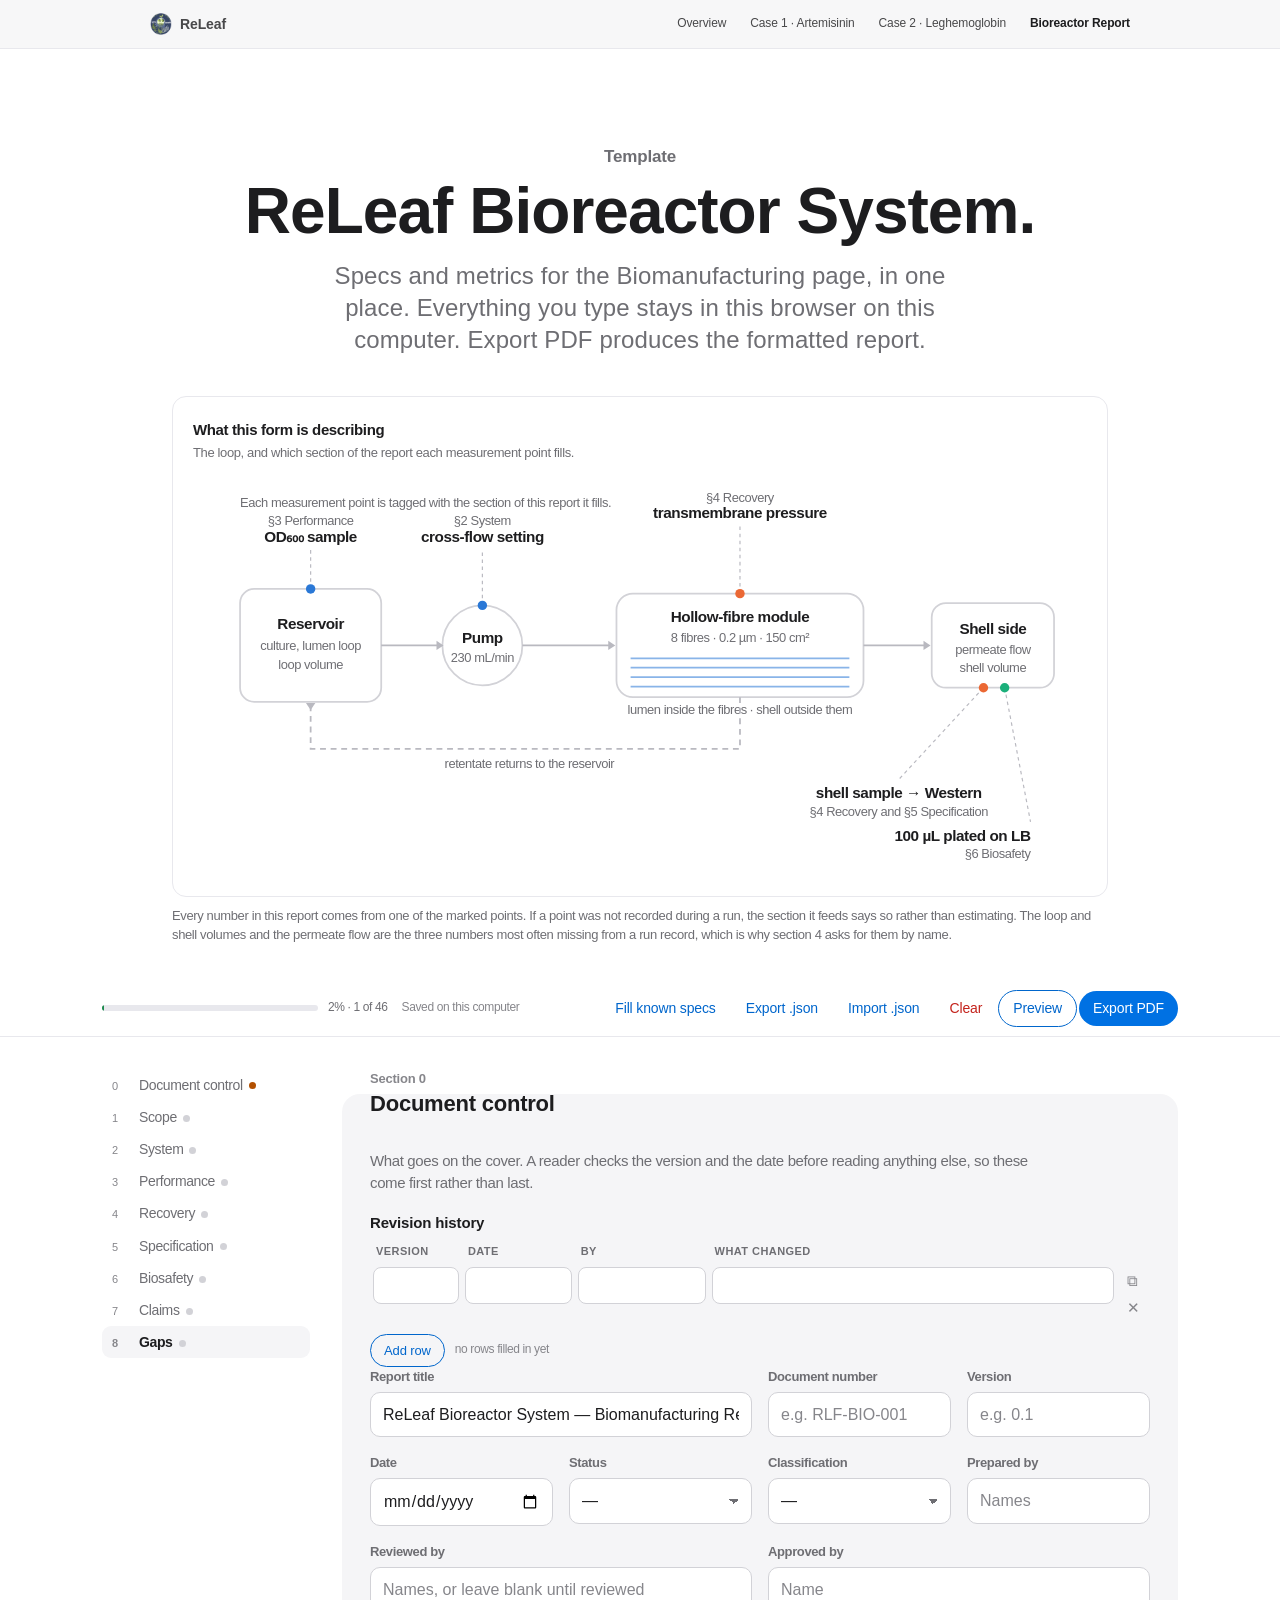
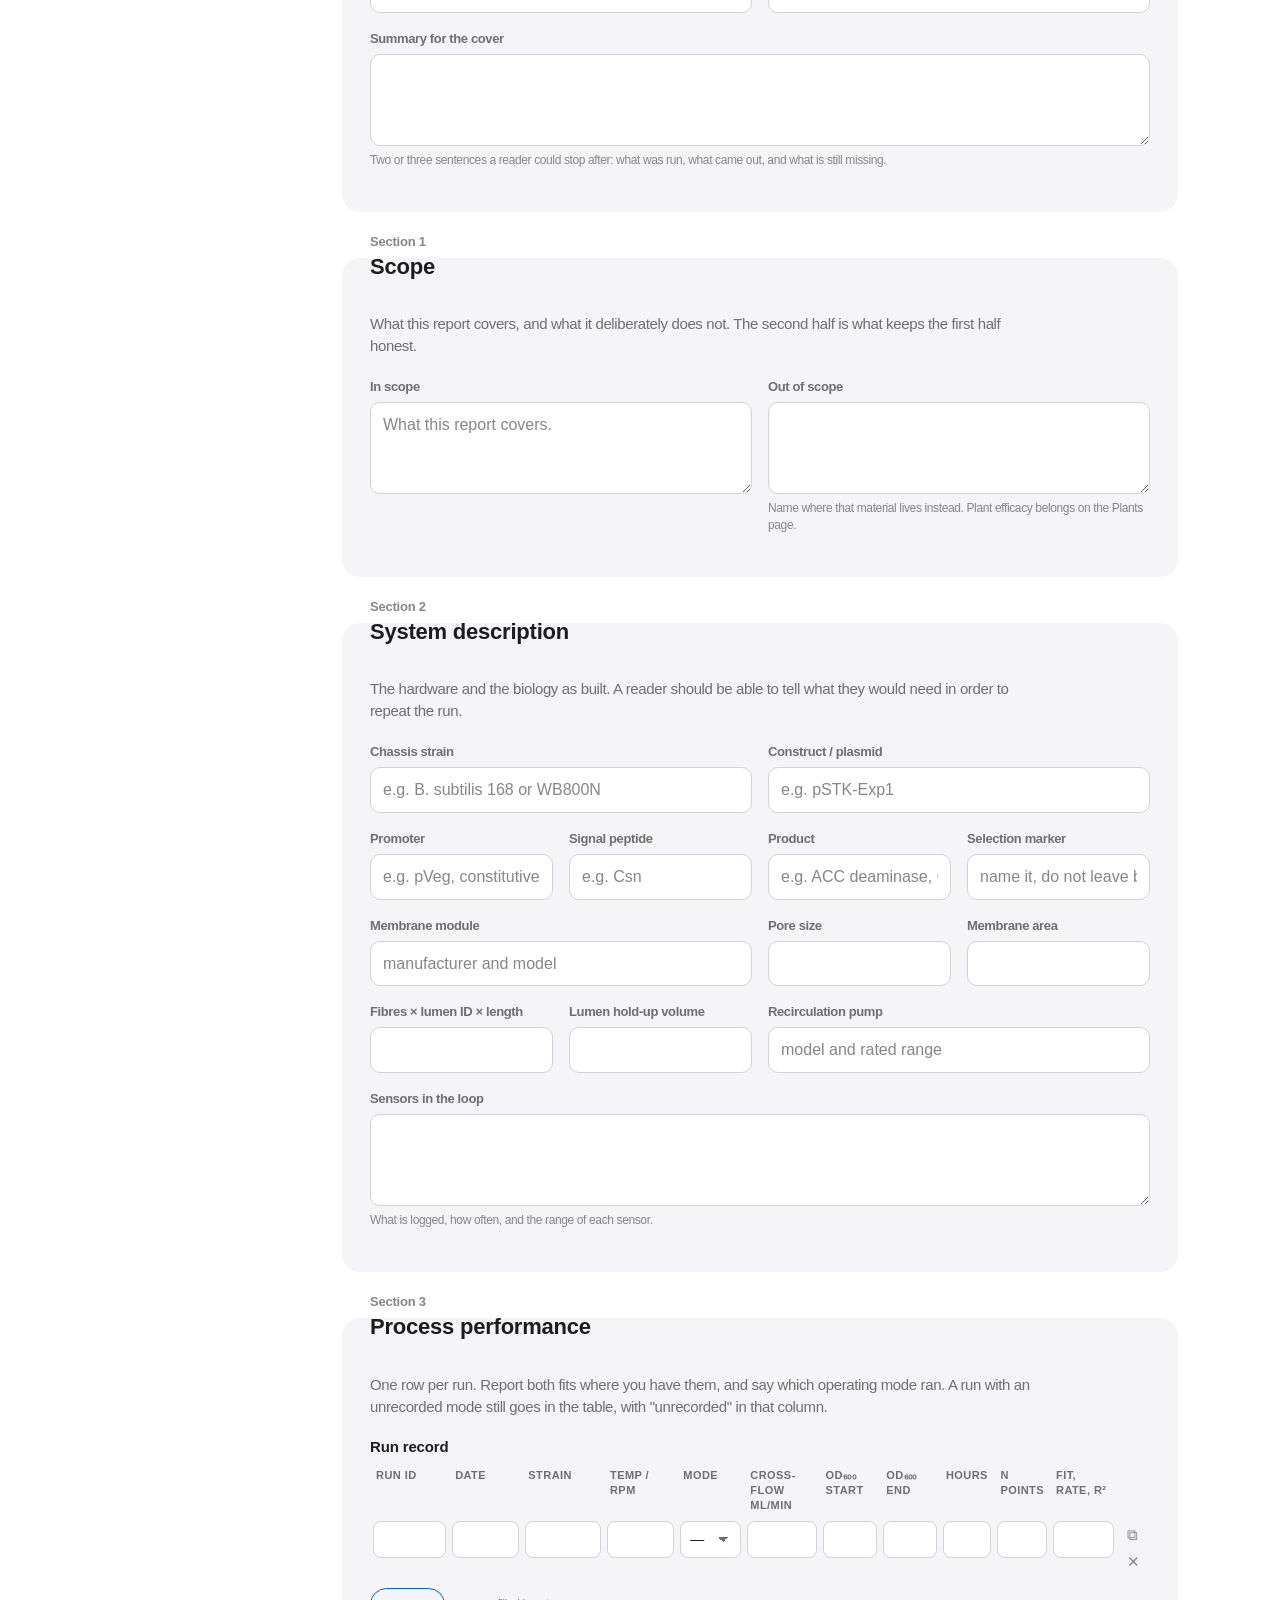
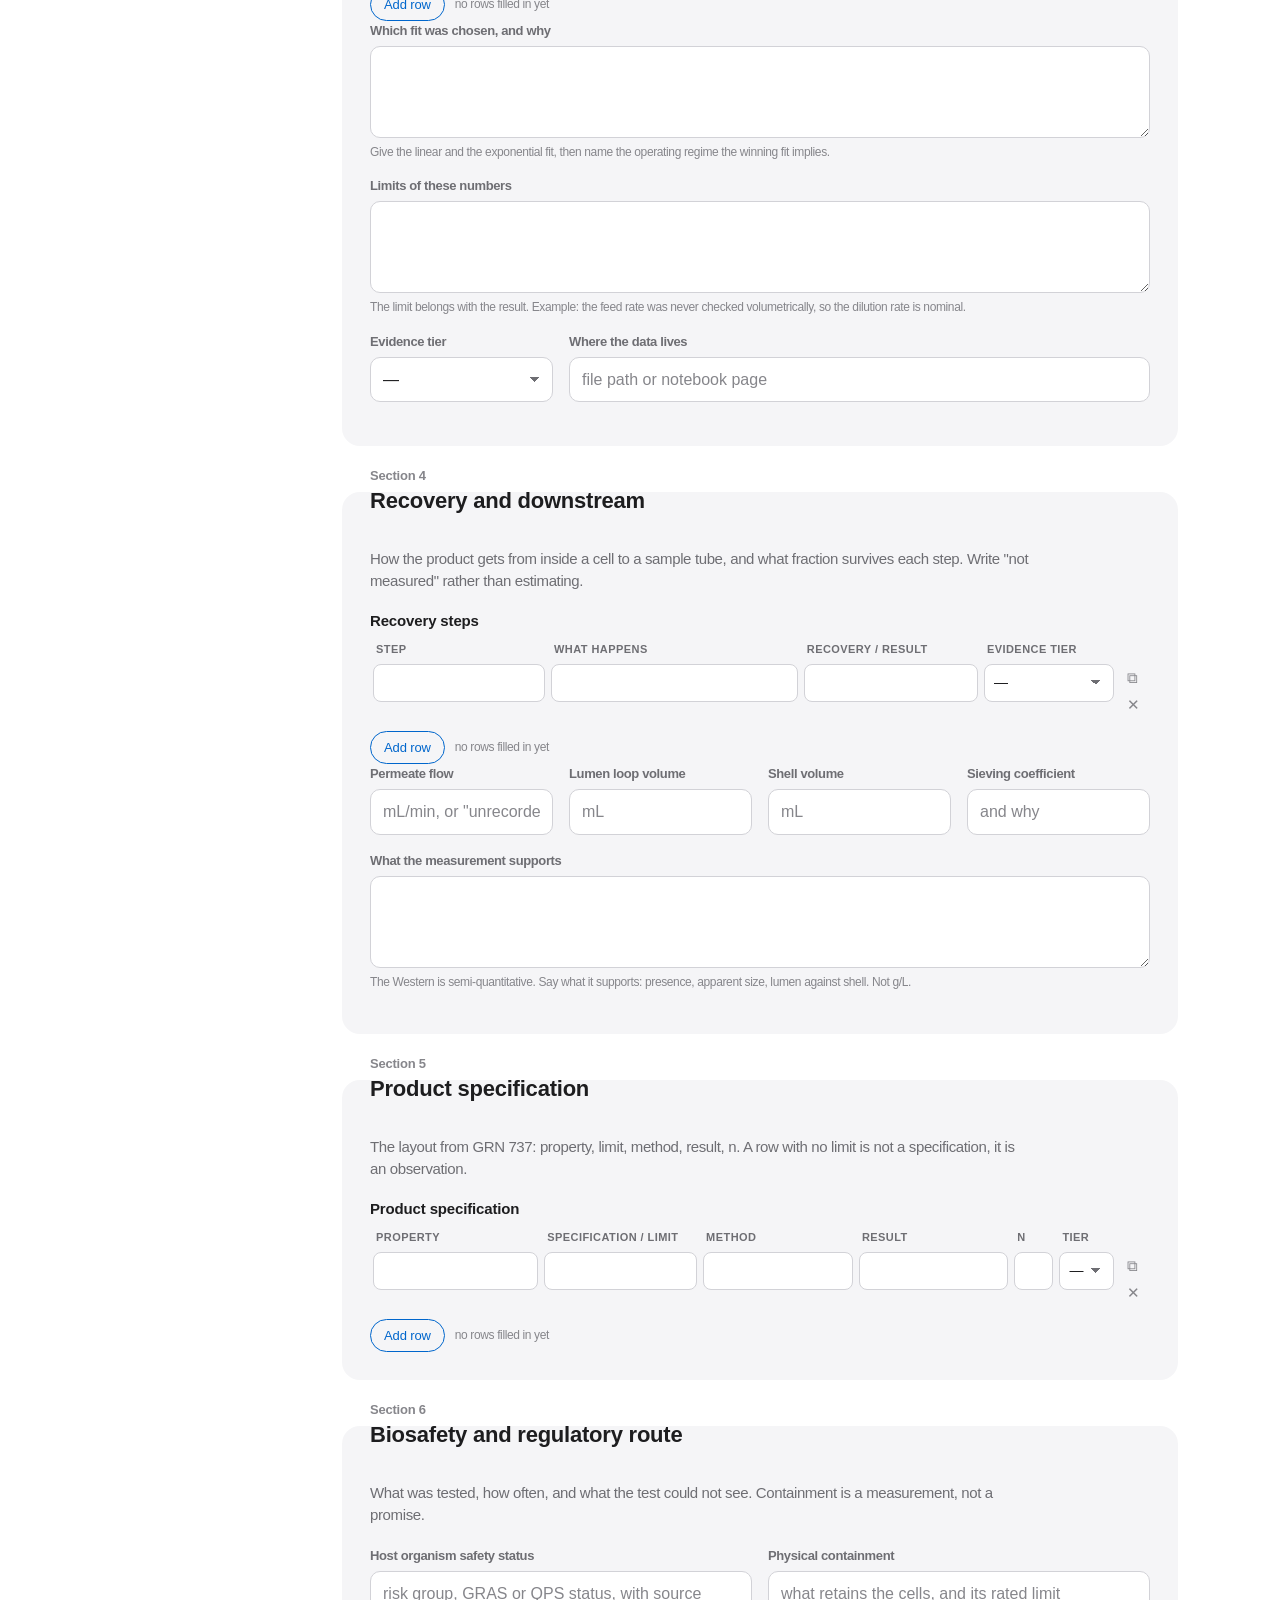
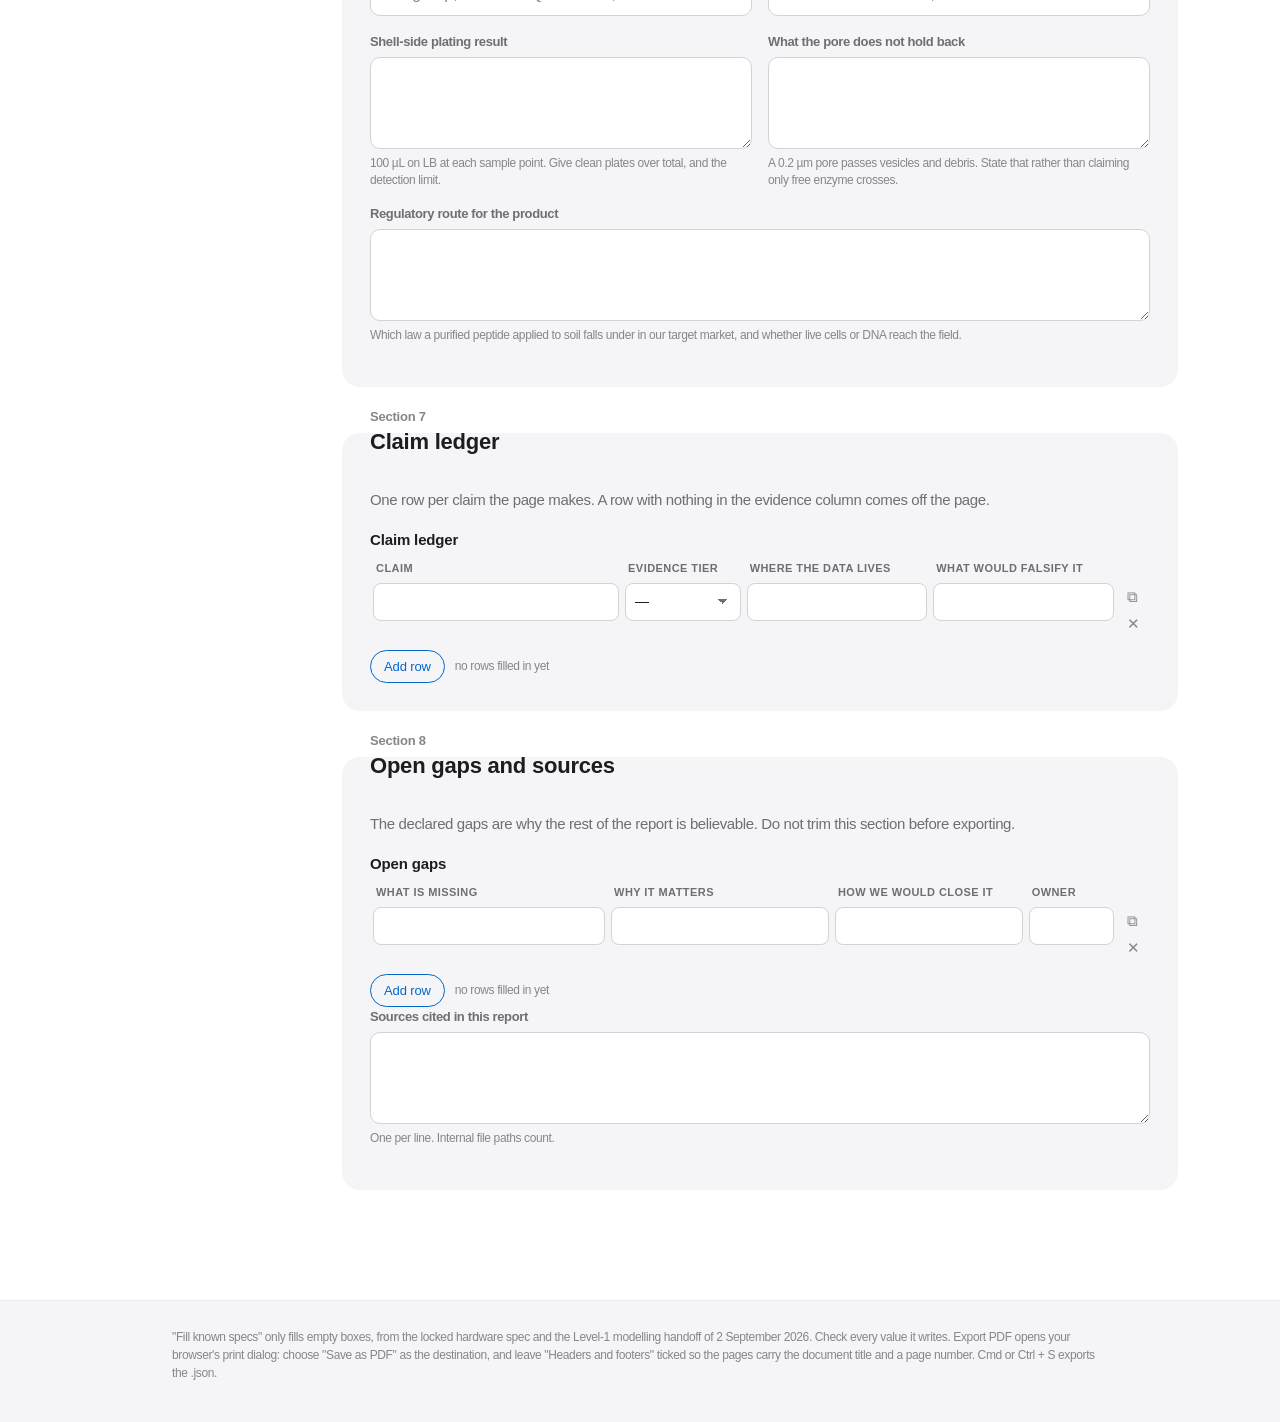
<file: template.html>
<!doctype html>
<html lang="en">
<head>
<meta charset="utf-8">
<meta name="viewport" content="width=device-width, initial-scale=1">
<title>Bioreactor Report Builder</title>
<meta name="description" content="Type the ReLeaf Bioreactor System specs and metrics, saved on your own computer, and export a formatted biomanufacturing report as PDF.">
<link rel="icon" href="assets/logo.png">
<link rel="stylesheet" href="assets/style.css">
<link rel="stylesheet" href="assets/viz.css">
<link rel="stylesheet" href="assets/report.css">
</head>
<body>
<div id="app">
<nav class="gnav"><div class="gnav-in">
  <a class="brand" href="index.html"><img src="assets/logo.png" alt=""><span>ReLeaf</span></a>
  <div class="gnav-links">
    <a href="index.html">Overview</a>
    <a href="case-artemisinin.html">Case 1 · Artemisinin</a>
    <a href="case-leghemoglobin.html">Case 2 · Leghemoglobin</a>
    <a href="template.html" aria-current="page">Bioreactor Report</a>
  </div>
</div></nav>

<header class="hero" style="padding-bottom:40px"><div class="wrap">
  <p class="eyebrow">Template</p>
  <h1>ReLeaf Bioreactor System.</h1>
  <p class="lede">Specs and metrics for the Biomanufacturing page, in one place. Everything you type stays in this browser on this computer. Export PDF produces the formatted report.</p>
</div></header>

<div class="wrap" style="padding-bottom:8px">
<figure class="fig viz">
<div class="frame">
<p class="fig-title">What this form is describing</p>
<p class="fig-sub">The loop, and which section of the report each measurement point fills.</p>
<svg class="chart" viewBox="0 0 760 344" role="img" aria-labelledby="f8t">
<title id="f8t">Schematic of the ReLeaf bioreactor loop, labelled with which report section each measurement feeds.</title>
<rect class="box" x="40" y="96" width="120" height="96" rx="12"/>
<text class="box-t" x="100" y="130" text-anchor="middle">Reservoir</text>
<text class="box-s" x="100" y="148" text-anchor="middle">culture, lumen loop</text>
<text class="box-s" x="100" y="164" text-anchor="middle">loop volume</text>
<circle class="box" cx="246" cy="144" r="34"/>
<text class="box-t" x="246" y="142" text-anchor="middle">Pump</text>
<text class="box-s" x="246" y="158" text-anchor="middle">230 mL/min</text>
<rect class="box" x="360" y="100" width="210" height="88" rx="14"/>
<text class="box-t" x="465" y="124" text-anchor="middle">Hollow-fibre module</text>
<text class="box-s" x="465" y="141" text-anchor="middle">8 fibres · 0.2 µm · 150 cm²</text>
<line x1="372" y1="155" x2="558" y2="155" stroke="var(--s1)" stroke-width="1.5" opacity=".55"/>
<line x1="372" y1="163" x2="558" y2="163" stroke="var(--s1)" stroke-width="1.5" opacity=".55"/>
<line x1="372" y1="171" x2="558" y2="171" stroke="var(--s1)" stroke-width="1.5" opacity=".55"/>
<line x1="372" y1="179" x2="558" y2="179" stroke="var(--s1)" stroke-width="1.5" opacity=".55"/>
<text class="box-s" x="465" y="202" text-anchor="middle">lumen inside the fibres · shell outside them</text>
<rect class="box" x="628" y="108" width="104" height="72" rx="12"/>
<text class="box-t" x="680" y="134" text-anchor="middle">Shell side</text>
<text class="box-s" x="680" y="151" text-anchor="middle">permeate flow</text>
<text class="box-s" x="680" y="167" text-anchor="middle">shell volume</text>
<path class="flow" d="M160 144 L208 144"/><path d="M207 140 l6 4 -6 4z" fill="var(--axis)"/>
<path class="flow" d="M280 144 L354 144"/><path d="M353 140 l6 4 -6 4z" fill="var(--axis)"/>
<path class="flow" d="M570 144 L622 144"/><path d="M621 140 l6 4 -6 4z" fill="var(--axis)"/>
<path class="flow" d="M465 188 L465 232 L100 232 L100 192" stroke-dasharray="5 4"/>
<path d="M96 193 l4 6 4 -6z" fill="var(--axis)"/>
<text class="box-s" x="286" y="248" text-anchor="middle">retentate returns to the reservoir</text>
<path class="note-l" d="M100 96 L100 62"/>
<circle cx="100" cy="96" r="4" fill="var(--s1)"/>
<text class="box-t" x="100" y="56" text-anchor="middle">OD₆₀₀ sample</text>
<text class="box-s" x="100" y="42" text-anchor="middle" fill="var(--s1)">§3 Performance</text>
<path class="note-l" d="M246 110 L246 62"/>
<circle cx="246" cy="110" r="4" fill="var(--s1)"/>
<text class="box-t" x="246" y="56" text-anchor="middle">cross-flow setting</text>
<text class="box-s" x="246" y="42" text-anchor="middle" fill="var(--s1)">§2 System</text>
<path class="note-l" d="M465 100 L465 42"/>
<circle cx="465" cy="100" r="4" fill="var(--s2)"/>
<text class="box-t" x="465" y="36" text-anchor="middle">transmembrane pressure</text>
<text class="box-s" x="465" y="22" text-anchor="middle" fill="var(--s2)">§4 Recovery</text>
<path class="note-l" d="M672 180 L600 258"/>
<circle cx="672" cy="180" r="4" fill="var(--s2)"/>
<text class="box-t" x="600" y="274" text-anchor="middle">shell sample → Western</text>
<text class="box-s" x="600" y="289" text-anchor="middle" fill="var(--s2)">§4 Recovery and §5 Specification</text>
<path class="note-l" d="M690 180 L712 294"/>
<circle cx="690" cy="180" r="4" fill="var(--s3)"/>
<text class="box-t" x="712" y="310" text-anchor="end">100 µL plated on LB</text>
<text class="box-s" x="712" y="325" text-anchor="end" fill="var(--s3)">§6 Biosafety</text>
<text class="lbl-s" x="40" y="26">Each measurement point is tagged with the section of this report it fills.</text>
</svg>
</div>
<figcaption>Every number in this report comes from one of the marked points. If a point was not recorded during a run, the section it feeds says so rather than estimating. The loop and shell volumes and the permeate flow are the three numbers most often missing from a run record, which is why section 4 asks for them by name.</figcaption>
</figure></div>

<div class="toolbar"><div class="toolbar-in">
  <div class="prog" title="How much of the form is filled in">
    <div class="bar"><i id="progBar" style="width:0%"></i></div>
    <span class="pct" id="progPct">0%</span>
  </div>
  <span class="save-state" id="saveState">Saved on this computer</span>
  <div class="tb-actions">
    <button class="btn ghost" id="btnKnown" type="button">Fill known specs</button>
    <button class="btn ghost" id="btnExportJson" type="button">Export .json</button>
    <label class="btn ghost" for="importFile">Import .json</label>
    <input type="file" id="importFile" accept="application/json,.json" hidden>
    <button class="btn ghost danger" id="btnClear" type="button">Clear</button>
    <button class="btn secondary" id="btnPreview" type="button">Preview</button>
    <button class="btn" id="btnPdf" type="button">Export PDF</button>
  </div>
</div></div>

<div class="builder">
  <nav class="rail" id="rail" aria-label="Report sections"></nav>
  <main id="form"></main>
</div>

<footer><div class="wrap">
  "Fill known specs" only fills empty boxes, from the locked hardware spec and the Level-1 modelling handoff of 2 September 2026. Check every value it writes. Export PDF opens your browser's print dialog: choose "Save as PDF" as the destination, and leave "Headers and footers" ticked so the pages carry the document title and a page number. Cmd or Ctrl + S exports the .json.
</div></footer>
</div>

<div id="previewWrap" role="dialog" aria-label="Report preview">
  <div class="pv-bar">
    <span class="t">Report preview</span>
    <span class="miss" id="pvMiss"></span>
    <span class="sp">
      <button class="btn ghost" id="pvClose" type="button">Back to editing</button>
      <button class="btn" id="pvPdf" type="button">Export PDF</button>
    </span>
  </div>
  <div class="pv-page" id="pvPage"></div>
</div>

<div id="report" aria-hidden="true"></div>

<script src="assets/viz.js"></script>
<script src="assets/report.js"></script>
</body>
</html>
</file>
<file: assets/style.css>
:root {
  --text: #1d1d1f;
  --text-2: #6e6e73;
  --text-3: #86868b;
  --bg: #ffffff;
  --bg-alt: #f5f5f7;
  --card: #ffffff;
  --line: #d2d2d7;
  --line-soft: #e8e8ed;
  --link: #0066cc;
  --accent: #0071e3;
  --green: #1d8a4e;
  --green-soft: #e7f5ec;
  --amber: #b25000;
  --amber-soft: #fff4e5;
  --red: #c4231c;
  --radius: 18px;
  --font: -apple-system, BlinkMacSystemFont, "SF Pro Text", "SF Pro Display", "Helvetica Neue", Helvetica, Arial, sans-serif;
}
@media (prefers-color-scheme: dark) {
  :root:not([data-theme="light"]) {
    --text: #f5f5f7; --text-2: #a1a1a6; --text-3: #86868b;
    --bg: #000000; --bg-alt: #161617; --card: #1d1d1f;
    --line: #424245; --line-soft: #2d2d30;
    --link: #2997ff; --accent: #0a84ff;
    --green: #30d158; --green-soft: #0f2a19; --amber: #ff9f0a; --amber-soft: #2e2108; --red: #ff453a;
  }
}

* { box-sizing: border-box; }
html { -webkit-text-size-adjust: 100%; }
body {
  margin: 0; background: var(--bg); color: var(--text);
  font-family: var(--font); font-size: 17px; line-height: 1.47;
  letter-spacing: -0.022em; -webkit-font-smoothing: antialiased;
}
a { color: var(--link); text-decoration: none; }
a:hover { text-decoration: underline; }
img { max-width: 100%; }

/* Global nav */
.gnav {
  position: sticky; top: 0; z-index: 50;
  background: color-mix(in srgb, var(--bg-alt) 80%, transparent);
  backdrop-filter: saturate(180%) blur(20px); -webkit-backdrop-filter: saturate(180%) blur(20px);
  border-bottom: 1px solid var(--line-soft);
}
.gnav-in { max-width: 1024px; margin: 0 auto; padding: 0 22px; height: 48px; display: flex; align-items: center; gap: 28px; font-size: 12px; letter-spacing: -0.01em; }
.gnav-in .brand { display: flex; align-items: center; gap: 8px; color: var(--text); font-weight: 600; font-size: 14px; }
.gnav-in .brand img { width: 22px; height: 22px; border-radius: 6px; }
.gnav-in a { color: var(--text); opacity: .8; }
.gnav-in a:hover { opacity: 1; text-decoration: none; }
.gnav-in a[aria-current="page"] { opacity: 1; font-weight: 600; }
.gnav-links { display: flex; gap: 24px; margin-left: auto; overflow-x: auto; scrollbar-width: none; }
.gnav-links::-webkit-scrollbar { display: none; }
@media (max-width: 640px) { .gnav-in { gap: 14px; padding: 0 16px; } .gnav-links { gap: 16px; } .gnav-in .brand span { display: none; } }

/* Layout */
.wrap { max-width: 980px; margin: 0 auto; padding: 0 22px; }
.narrow { max-width: 720px; margin: 0 auto; padding: 0 22px; }
@media (max-width: 640px) { .wrap, .narrow { padding: 0 16px; } }
section { padding: 88px 0; }
section.alt { background: var(--bg-alt); }
@media (max-width: 640px) { section { padding: 56px 0; } }

/* Hero */
.hero { text-align: center; padding: 96px 0 72px; }
.eyebrow { font-size: 17px; font-weight: 600; color: var(--text-2); margin: 0 0 8px; letter-spacing: -0.01em; }
h1 { font-size: clamp(40px, 7vw, 64px); line-height: 1.06; letter-spacing: -0.015em; font-weight: 700; margin: 0 0 14px; }
.lede { font-size: clamp(19px, 2.4vw, 24px); line-height: 1.33; color: var(--text-2); max-width: 680px; margin: 0 auto; letter-spacing: 0.005em; }
h2 { font-size: clamp(30px, 4.5vw, 44px); line-height: 1.1; letter-spacing: -0.01em; font-weight: 700; margin: 0 0 12px; }
h3 { font-size: 22px; line-height: 1.2; font-weight: 600; margin: 0 0 8px; letter-spacing: -0.01em; }
h4 { font-size: 17px; font-weight: 600; margin: 0 0 4px; }
p { margin: 0 0 14px; }
.sub { color: var(--text-2); font-size: 19px; line-height: 1.42; max-width: 680px; margin-bottom: 40px; }
.center { text-align: center; } .center .sub { margin-left: auto; margin-right: auto; }
.muted { color: var(--text-2); }
.small { font-size: 14px; line-height: 1.43; }
.tiny { font-size: 12px; line-height: 1.33; color: var(--text-3); }

/* Cards */
.grid { display: grid; gap: 20px; }
.g2 { grid-template-columns: repeat(2, minmax(0, 1fr)); }
.g3 { grid-template-columns: repeat(3, minmax(0, 1fr)); }
.g4 { grid-template-columns: repeat(4, minmax(0, 1fr)); }
@media (max-width: 860px) { .g3, .g4 { grid-template-columns: repeat(2, minmax(0, 1fr)); } }
@media (max-width: 600px) { .g2, .g3, .g4 { grid-template-columns: 1fr; } }
.card { background: var(--card); border-radius: var(--radius); padding: 28px; }
section:not(.alt) .card { background: var(--bg-alt); }
.card .num { font-size: 13px; font-weight: 600; color: var(--text-3); margin-bottom: 10px; display: block; }
.card p:last-child { margin-bottom: 0; }
.card.link { display: block; color: var(--text); transition: transform .3s cubic-bezier(.2,.8,.2,1); }
.card.link:hover { text-decoration: none; transform: scale(1.012); }
.more { color: var(--link); font-size: 17px; }
.more::after { content: " ›"; }

.tag { display: inline-block; font-size: 12px; font-weight: 600; padding: 3px 10px; border-radius: 980px; margin-right: 6px; }
.tag.go { background: var(--green-soft); color: var(--green); }
.tag.later { background: var(--amber-soft); color: var(--amber); }
.tag.skip { background: var(--bg-alt); color: var(--text-2); border: 1px solid var(--line); }

/* Big stat */
.stat { font-size: clamp(40px, 6vw, 56px); font-weight: 700; letter-spacing: -0.02em; line-height: 1; margin-bottom: 8px; }
.stat small { font-size: .45em; font-weight: 600; color: var(--text-2); }

/* Tables */
.tbl-wrap { overflow-x: auto; border-radius: 14px; border: 1px solid var(--line-soft); background: var(--card); }
table { width: 100%; border-collapse: collapse; font-size: 15px; line-height: 1.4; }
th, td { text-align: left; padding: 12px 16px; border-bottom: 1px solid var(--line-soft); vertical-align: top; }
th { font-size: 12px; font-weight: 600; color: var(--text-2); text-transform: uppercase; letter-spacing: .04em; background: var(--bg-alt); }
tr:last-child td { border-bottom: 0; }
td.n { font-variant-numeric: tabular-nums; white-space: nowrap; }

/* Writing example blocks */
.example { border-radius: 14px; padding: 20px 22px; margin: 0 0 16px; font-size: 16px; line-height: 1.5; }
.example .lbl { display: block; font-size: 12px; font-weight: 600; text-transform: uppercase; letter-spacing: .05em; margin-bottom: 8px; }
.example.weak { background: var(--bg-alt); color: var(--text-2); }
.example.weak .lbl { color: var(--red); }
.example.strong { background: var(--green-soft); }
.example.strong .lbl { color: var(--green); }
section.alt .example.weak { background: var(--card); }

/* Timeline */
.tl { list-style: none; padding: 0; margin: 0; border-left: 2px solid var(--line); }
.tl li { position: relative; padding: 0 0 22px 24px; }
.tl li::before { content: ""; position: absolute; left: -7px; top: 6px; width: 12px; height: 12px; border-radius: 50%; background: var(--bg); border: 2px solid var(--accent); }
.tl .yr { font-weight: 600; font-variant-numeric: tabular-nums; }

/* Price bars */
.bars { display: grid; gap: 10px; }
.bar { display: grid; grid-template-columns: 120px 1fr 72px; align-items: center; gap: 12px; font-size: 14px; }
.bar .track { height: 26px; background: var(--bg-alt); border-radius: 6px; position: relative; overflow: visible; }
section.alt .bar .track { background: var(--card); }
.bar .fill { height: 100%; border-radius: 6px; background: var(--text-3); }
.bar .fill.hi { background: var(--green); }
.bar .fill.lo { background: var(--red); }
.bar .v { font-variant-numeric: tabular-nums; font-weight: 600; text-align: right; }
.be-line { position: absolute; top: -6px; bottom: -6px; width: 2px; background: var(--accent); }
@media (max-width: 600px) { .bar { grid-template-columns: 84px 1fr 60px; font-size: 13px; } }

/* Checklist / plan */
.plan-day { border-top: 1px solid var(--line); padding-top: 20px; }
.task { display: grid; grid-template-columns: 96px 1fr; gap: 16px; padding: 14px 0; border-bottom: 1px solid var(--line-soft); }
.task .who { font-weight: 600; font-size: 15px; }
.task .what { font-size: 16px; }
.task .what .tiny { display: block; margin-top: 4px; }
@media (max-width: 600px) { .task { grid-template-columns: 1fr; gap: 4px; } }

.refs { font-size: 13px; line-height: 1.5; color: var(--text-2); padding-left: 18px; }
.refs li { margin-bottom: 6px; word-break: break-word; }

footer { border-top: 1px solid var(--line-soft); background: var(--bg-alt); padding: 28px 0 40px; font-size: 12px; color: var(--text-3); }

/* Buttons */
.btn { appearance: none; border: 0; cursor: pointer; font: inherit; font-size: 17px; padding: 11px 22px; border-radius: 980px; background: var(--accent); color: #fff; letter-spacing: -0.01em; }
.btn:hover { filter: brightness(1.08); text-decoration: none; }
.btn.secondary { background: transparent; color: var(--link); border: 1px solid var(--link); }
.btn.ghost { background: transparent; color: var(--link); padding: 11px 10px; }
.btn:focus-visible, input:focus-visible, select:focus-visible, textarea:focus-visible { outline: 3px solid color-mix(in srgb, var(--accent) 45%, transparent); outline-offset: 2px; }
</file>
<file: assets/viz.css>
/* Chart + diagram tokens. Series colours are the validated 3-slot set,
   stepped separately for the dark surface. */
.viz {
  --s1: #2a78d6;      /* slot 1 blue */
  --s2: #eb6834;      /* slot 2 orange */
  --s3: #1baf7a;      /* slot 3 aqua */
  --pos: #2a78d6;     /* diverging, favourable arm */
  --neg: #e34948;     /* diverging, unfavourable arm */
  --neutral: #cfcfd6; /* the "rest of it" fill */
  --grid: #e3e3e8;
  --axis: #b9b9c0;
}
@media (prefers-color-scheme: dark) {
  :root:not([data-theme="light"]) .viz {
    --s1: #3987e5; --s2: #d95926; --s3: #199e70;
    --pos: #3987e5; --neg: #e66767;
    --neutral: #3c3c42; --grid: #2d2d33; --axis: #55555d;
  }
  :root:not([data-theme="light"]) svg.chart .host { fill-opacity: .85; }
}

figure.fig { margin: 0 0 28px; }
figure.fig .frame {
  background: var(--card); border: 1px solid var(--line-soft);
  border-radius: 14px; padding: 22px 20px 16px;
}
section:not(.alt) figure.fig .frame { background: var(--bg-alt); border-color: transparent; }
figure.fig figcaption { font-size: 13px; line-height: 1.45; color: var(--text-2); margin-top: 10px; }
figure.fig figcaption b { color: var(--text); font-weight: 600; }
.fig-title { font-size: 15px; font-weight: 600; margin: 0 0 2px; }
.fig-sub { font-size: 13px; color: var(--text-2); margin: 0 0 14px; }

svg.chart { width: 100%; height: auto; display: block; overflow: visible; }
svg.chart text { font-family: var(--font); fill: var(--text-2); }
svg.chart .lbl { font-size: 12px; }
svg.chart .lbl-s { font-size: 11px; }
svg.chart .val { font-size: 13px; font-weight: 600; fill: var(--text); font-variant-numeric: tabular-nums; }
svg.chart .cat { font-size: 13px; fill: var(--text); }
svg.chart .grid { stroke: var(--grid); stroke-width: 1; }
svg.chart .axis { stroke: var(--axis); stroke-width: 1; }
svg.chart .ink { fill: var(--text); }
svg.chart [data-tip] { cursor: default; }
svg.chart .host { fill: var(--s2); fill-opacity: .5; }

/* legend */
.legend { display: flex; flex-wrap: wrap; gap: 6px 18px; font-size: 13px; color: var(--text-2); margin: 14px 0 0; }
.legend span { display: inline-flex; align-items: center; gap: 7px; }
.legend i { width: 11px; height: 11px; border-radius: 3px; display: inline-block; flex: none; }

/* diagram primitives */
svg.chart .box { fill: var(--card); stroke: var(--line); stroke-width: 1.5; }
section:not(.alt) svg.chart .box { fill: var(--bg); }
svg.chart .box-t { font-size: 13px; font-weight: 600; fill: var(--text); }
svg.chart .box-s { font-size: 11px; fill: var(--text-2); }
svg.chart .flow { stroke: var(--axis); stroke-width: 1.5; fill: none; }
svg.chart .note-l { stroke: var(--axis); stroke-width: 1; stroke-dasharray: 3 3; }

/* tooltip */
#viztip {
  position: fixed; z-index: 90; pointer-events: none; opacity: 0;
  transition: opacity .12s ease; max-width: 260px;
  background: var(--text); color: var(--bg);
  font-size: 12.5px; line-height: 1.4; padding: 7px 10px; border-radius: 9px;
  box-shadow: 0 6px 20px rgba(0,0,0,.18);
}
#viztip.on { opacity: 1; }
#viztip b { font-weight: 600; }

/* data table toggle under a chart */
.fig-table { margin-top: 12px; }
.fig-table summary { font-size: 13px; color: var(--link); cursor: pointer; }
.fig-table summary::marker { color: var(--text-3); }
.fig-table table { margin-top: 10px; font-size: 13px; }
.fig-table .tbl-wrap { border-color: var(--line-soft); }

/* On a narrow screen the charts keep a readable size and the frame pans. */
@media (max-width: 760px) {
  figure.fig .frame { overflow-x: auto; -webkit-overflow-scrolling: touch; }
  figure.fig svg.chart { min-width: 600px; }
  figure.fig .legend { min-width: 600px; }
}
</file>
<file: assets/mol.css>
/* Molecule drawings and route diagrams. */
.molbox { display: block; margin: 8px 0 2px; color: var(--text); }
.molbox svg.mol { width: 100%; max-width: 260px; height: auto; display: block; }
.molbox.big svg.mol { max-width: 100%; }
.converge-mol svg.mol { width: 100%; max-width: 280px; height: auto; margin: 0 auto; display: block; color: var(--text); }

.routes { display: grid; grid-template-columns: 1fr 1fr; gap: 20px; }
@media (max-width: 680px) { .routes { grid-template-columns: 1fr; } }
.route { background: var(--bg); border: 1px solid var(--line-soft); border-radius: 14px; padding: 18px 18px 14px; }
section:not(.alt) .route { background: var(--card); }
.route-h { font-size: 13px; font-weight: 600; color: var(--text-2); text-transform: uppercase; letter-spacing: .05em; margin: 0 0 12px; }
.route-art { margin: 0 auto 14px; max-width: 150px; color: var(--text-2); }
.route-art svg { width: 100%; height: auto; }
.route-steps { list-style: none; counter-reset: rs; padding: 0; margin: 0; }
.route-steps li { counter-increment: rs; position: relative; padding: 0 0 14px 30px; font-size: 15px; }
.route-steps li::before {
  content: counter(rs); position: absolute; left: 0; top: 1px;
  width: 20px; height: 20px; border-radius: 50%; background: var(--bg-alt); color: var(--text-2);
  font-size: 11px; font-weight: 700; display: grid; place-items: center;
}
section:not(.alt) .route-steps li::before { background: var(--bg); }
.route-steps li b { display: block; font-weight: 600; }
.route-steps li > span { display: block; font-size: 13.5px; color: var(--text-2); line-height: 1.4; }
.route-steps li:not(:last-child)::after {
  content: ""; position: absolute; left: 9.5px; top: 25px; bottom: 4px; width: 1px; background: var(--line);
}

.converge {
  display: grid; grid-template-columns: 300px 1fr; gap: 24px; align-items: center;
  margin-top: 20px; padding-top: 20px; border-top: 1px solid var(--line);
}
@media (max-width: 680px) { .converge { grid-template-columns: 1fr; } }
.swatch { display: inline-block; width: 11px; height: 11px; border-radius: 3px; background: var(--s2); margin-right: 6px; vertical-align: baseline; }

.three { display: grid; grid-template-columns: repeat(3, minmax(0,1fr)); gap: 22px; }
@media (max-width: 820px) { .three { grid-template-columns: 1fr; } }
.three-c { min-width: 0; }
.three-c > svg, .three-c .molbox { margin-bottom: 12px; }
.three-c .small { margin-bottom: 0; }
</file>
<file: assets/report.css>
/* ============================================================
   1. Builder UI  (screen only)
   ============================================================ */
.toolbar {
  position: sticky; top: 48px; z-index: 40;
  background: color-mix(in srgb, var(--bg) 82%, transparent);
  backdrop-filter: saturate(180%) blur(20px); -webkit-backdrop-filter: saturate(180%) blur(20px);
  border-bottom: 1px solid var(--line-soft);
}
.toolbar-in { max-width: 1120px; margin: 0 auto; padding: 9px 22px; display: flex; align-items: center; gap: 14px; flex-wrap: wrap; }
.tb-actions { margin-left: auto; display: flex; gap: 2px; flex-wrap: wrap; align-items: center; }
.toolbar .btn { font-size: 14px; padding: 7px 14px; }
.btn.danger { color: var(--red); }
@media (max-width: 760px) { .toolbar-in { padding: 8px 16px; } }

/* progress */
.prog { display: flex; align-items: center; gap: 10px; min-width: 212px; }
.prog .bar { flex: 1; height: 6px; border-radius: 999px; background: var(--line-soft); overflow: hidden; }
.prog .bar i { display: block; height: 100%; background: var(--green); border-radius: 999px; transition: width .3s cubic-bezier(.2,.8,.2,1); }
.prog .pct { font-size: 12px; color: var(--text-2); font-variant-numeric: tabular-nums; white-space: nowrap; }
.save-state { font-size: 12px; color: var(--text-3); white-space: nowrap; }
.save-state.flash { color: var(--green); }

/* layout: rail + form */
.builder { max-width: 1120px; margin: 0 auto; padding: 32px 22px 90px; display: grid; grid-template-columns: 208px 1fr; gap: 32px; align-items: start; }
@media (max-width: 900px) { .builder { grid-template-columns: 1fr; gap: 18px; padding: 20px 16px 60px; } }

.builder > * { min-width: 0; }
.rail { position: sticky; top: 112px; }
.rail ol { list-style: none; margin: 0; padding: 0; }
.rail a {
  display: grid; grid-template-columns: 18px 1fr; gap: 9px; align-items: baseline;
  padding: 7px 10px; border-radius: 9px; font-size: 14px; color: var(--text-2); line-height: 1.3;
}
.rail a:hover { background: var(--bg-alt); text-decoration: none; color: var(--text); }
.rail a.on { background: var(--bg-alt); color: var(--text); font-weight: 600; }
.rail .n { font-size: 11px; color: var(--text-3); font-variant-numeric: tabular-nums; }
.rail .dot { width: 7px; height: 7px; border-radius: 50%; background: var(--line); display: inline-block; margin-left: 6px; vertical-align: middle; }
.rail .dot.part { background: var(--amber); }
.rail .dot.done { background: var(--green); }
@media (max-width: 900px) {
  .rail { position: static; overflow-x: auto; scrollbar-width: none; border-bottom: 1px solid var(--line-soft); padding-bottom: 8px; }
  .rail::-webkit-scrollbar { display: none; }
  .rail ol { display: flex; gap: 4px; }
  .rail a { grid-template-columns: auto; white-space: nowrap; }
  .rail .n { display: none; }
}

fieldset.sec { min-width: 0; border: 0; margin: 0 0 20px; padding: 26px 28px 28px; background: var(--bg-alt); border-radius: var(--radius); scroll-margin-top: 112px; }
fieldset.sec > legend { padding: 0; margin-bottom: 4px; font-size: 22px; font-weight: 600; letter-spacing: -0.01em; }
.sec-note { color: var(--text-2); font-size: 15px; margin: 0 0 20px; max-width: 660px; }
.sec-num { font-size: 13px; font-weight: 600; color: var(--text-3); display: block; }

.row { display: grid; gap: 16px; margin-bottom: 16px; grid-template-columns: repeat(4, minmax(0,1fr)); }
@media (max-width: 760px) { .row { grid-template-columns: repeat(2, minmax(0,1fr)); } }
@media (max-width: 520px) { .row { grid-template-columns: 1fr; } .field[style] { grid-column: span 1 !important; } }

.field { display: flex; flex-direction: column; gap: 6px; min-width: 0; }
.field label { font-size: 13px; font-weight: 600; color: var(--text-2); }
.field .hint { font-size: 12px; color: var(--text-3); line-height: 1.35; margin: 0; }
input[type=text], input[type=date], select, textarea {
  font: inherit; font-size: 16px; color: var(--text);
  background: var(--card); border: 1px solid var(--line); border-radius: 10px;
  padding: 10px 12px; width: 100%; min-width: 0;
}
textarea { resize: vertical; min-height: 92px; line-height: 1.45; }
select { appearance: none; background-image: linear-gradient(45deg, transparent 50%, var(--text-2) 50%), linear-gradient(135deg, var(--text-2) 50%, transparent 50%); background-position: calc(100% - 17px) 50%, calc(100% - 12px) 50%; background-size: 5px 5px, 5px 5px; background-repeat: no-repeat; padding-right: 34px; }
input::placeholder, textarea::placeholder { color: var(--text-3); }

.tbl-edit { width: 100%; border-collapse: collapse; margin-bottom: 10px; }
.tbl-edit th { font-size: 11px; padding: 4px 6px; background: transparent; border: 0; color: var(--text-2); text-transform: uppercase; letter-spacing: .04em; }
.tbl-edit td { padding: 3px; border: 0; }
.tbl-edit input, .tbl-edit select { font-size: 14px; padding: 8px 9px; border-radius: 8px; }
.tbl-scroll { overflow-x: auto; }
.tbl-scroll .tbl-edit { min-width: 760px; }
.btn-row { display: flex; gap: 6px; align-items: center; flex-wrap: wrap; }
.btn.tiny { font-size: 13px; padding: 6px 13px; }
.rowbtn { appearance: none; border: 0; background: transparent; color: var(--text-3); cursor: pointer; font-size: 15px; line-height: 1; padding: 6px 7px; border-radius: 7px; }
.rowbtn:hover { color: var(--text); background: var(--card); }
.rowbtn.del:hover { color: var(--red); }
.rowcount { font-size: 12px; color: var(--text-3); margin-left: 4px; }

/* preview overlay */
#previewWrap { display: none; }
#previewWrap.on { display: block; position: fixed; inset: 0; z-index: 120; background: #8e8e93; overflow: auto; }
@media (prefers-color-scheme: dark) { :root:not([data-theme="light"]) #previewWrap.on { background: #3a3a3c; } }
.pv-bar {
  position: sticky; top: 0; z-index: 2; display: flex; align-items: center; gap: 10px; flex-wrap: wrap;
  padding: 10px 18px; background: color-mix(in srgb, var(--bg) 88%, transparent);
  backdrop-filter: saturate(180%) blur(20px); -webkit-backdrop-filter: saturate(180%) blur(20px);
  border-bottom: 1px solid var(--line-soft);
}
.pv-bar .t { font-size: 14px; font-weight: 600; }
.pv-bar .miss { font-size: 12.5px; color: var(--amber); }
.pv-bar .sp { margin-left: auto; display: flex; gap: 4px; }
.pv-page {
  width: 794px; max-width: calc(100% - 32px); margin: 26px auto 60px;
  background: #fff; padding: 56px 58px 64px; border-radius: 3px;
  box-shadow: 0 10px 40px rgba(0,0,0,.28);
}
@media (max-width: 700px) { .pv-page { padding: 28px 22px 36px; } }

/* ============================================================
   2. The document  (preview + print)
   ============================================================ */
#report { display: none; }
@media print {
  #app, #previewWrap { display: none !important; }
  #report { display: block !important; }
  @page { size: A4; margin: 17mm 16mm 20mm; }
}

.rpt {
  --doc-serif: "Charter", "Bitstream Charter", "Sitka Text", Cambria, "Palatino Linotype", Georgia, "Times New Roman", serif;
  --doc-sans: -apple-system, BlinkMacSystemFont, "Helvetica Neue", Arial, sans-serif;
  --ink: #16161a; --ink-2: #4a4a52; --ink-3: #85858e; --rule: #c7c7ce; --rule-2: #e2e2e7;
  --mark: #b8450f;
  /* paper is always light, and the cloned schematic resolves its tokens here */
  --card: #ffffff; --bg: #ffffff; --bg-alt: #f6f6f8;
  --line: #c7c7ce; --line-soft: #e2e2e7;
  --text: #16161a; --text-2: #4a4a52; --text-3: #85858e;
  --s1: #1a5fa8; --s2: #b8450f; --s3: #1d6b3f; --axis: #85858e; --grid: #e2e2e7;
  --font: var(--doc-sans);
  font-family: var(--doc-serif); color: var(--ink); background: #fff;
  font-size: 10.6pt; line-height: 1.45; letter-spacing: 0;
  font-variant-numeric: tabular-nums lining-nums;
}
.rpt * { color: inherit; }
.rpt .sans { font-family: var(--doc-sans); }

/* cover */
.rpt .cover { min-height: 232mm; display: flex; flex-direction: column; page-break-after: always; }
.rpt .cover-top { display: flex; align-items: center; gap: 12px; border-bottom: 2.5px solid var(--ink); padding-bottom: 12px; }
.rpt .cover-top img { width: 42px; height: 42px; }
.rpt .cover-top .org { font-family: var(--doc-sans); font-size: 12pt; font-weight: 700; letter-spacing: -0.01em; }
.rpt .cover-top .org span { display: block; font-size: 8.5pt; font-weight: 500; color: var(--ink-2); letter-spacing: .04em; text-transform: uppercase; }
.rpt .cover-top .cls { margin-left: auto; font-family: var(--doc-sans); font-size: 8pt; letter-spacing: .09em; text-transform: uppercase; color: var(--ink-2); border: 1px solid var(--rule); padding: 3px 8px; border-radius: 3px; }
.rpt .cover-mid { margin-top: 64px; }
.rpt .cover-mid .kind { font-family: var(--doc-sans); font-size: 9pt; letter-spacing: .14em; text-transform: uppercase; color: var(--ink-2); margin-bottom: 10px; }
.rpt .cover-mid h1 { font-size: 26pt; line-height: 1.15; margin: 0 0 14px; font-weight: 700; letter-spacing: -0.01em; }
.rpt .cover-mid .abs { font-size: 11pt; color: var(--ink-2); max-width: 118mm; }
.rpt .cover-foot { margin-top: auto; }
.rpt .ctrl { width: 100%; border-collapse: collapse; font-family: var(--doc-sans); font-size: 8.8pt; }
.rpt .ctrl th { width: 27%; text-align: left; font-weight: 600; color: var(--ink-2); padding: 5px 10px 5px 0; border-bottom: 1px solid var(--rule-2); vertical-align: top; background: none; text-transform: none; letter-spacing: 0; }
.rpt .ctrl td { padding: 5px 0; border-bottom: 1px solid var(--rule-2); vertical-align: top; }

/* body */
.rpt h2 {
  font-family: var(--doc-sans); font-size: 12pt; font-weight: 700; letter-spacing: -0.01em;
  margin: 22px 0 8px; padding-bottom: 5px; border-bottom: 1px solid var(--ink);
  page-break-after: avoid; display: flex; gap: 10px;
}
.rpt h2 .n { color: var(--ink-3); font-variant-numeric: tabular-nums; }
.rpt h3 { font-family: var(--doc-sans); font-size: 10pt; font-weight: 700; margin: 14px 0 4px; page-break-after: avoid; }
.rpt p { margin: 0 0 8px; }
.rpt .lead { font-size: 11pt; }
.rpt .empty { color: #9b9ba3; font-style: italic; }
.rpt ol.toc { list-style: none; padding: 0; margin: 4px 0 0; font-size: 10pt; }
.rpt ol.toc li { display: flex; gap: 8px; padding: 3px 0; border-bottom: 1px dotted var(--rule-2); }
.rpt ol.toc li b { font-weight: 600; min-width: 22px; color: var(--ink-3); }

.rpt table.data { width: 100%; border-collapse: collapse; font-size: 8.8pt; margin: 4px 0 6px; font-family: var(--doc-sans); }
.rpt table.data th, .rpt table.data td { border: 1px solid var(--rule); padding: 5px 7px; text-align: left; vertical-align: top; }
.rpt table.data th { background: #f2f2f5; font-size: 7.8pt; font-weight: 700; text-transform: uppercase; letter-spacing: .05em; color: var(--ink-2); }
.rpt table.data tr { page-break-inside: avoid; }
.rpt .cap { font-family: var(--doc-sans); font-size: 8.2pt; color: var(--ink-2); margin: 0 0 14px; }
.rpt .cap b { color: var(--ink); font-weight: 700; }

.rpt .kv { display: grid; grid-template-columns: repeat(2, 1fr); gap: 0 22px; font-size: 9.6pt; margin-bottom: 8px; }
.rpt .kv div { display: flex; gap: 10px; border-bottom: 1px dotted var(--rule-2); padding: 3.5px 0; }
.rpt .kv b { font-family: var(--doc-sans); font-weight: 600; font-size: 8.6pt; color: var(--ink-2); min-width: 44%; padding-top: 1px; }
.rpt .pill { display: inline-block; font-family: var(--doc-sans); font-size: 7.2pt; font-weight: 700; letter-spacing: .05em; text-transform: uppercase; padding: 1px 5px; border-radius: 3px; border: 1px solid var(--rule); color: var(--ink-2); white-space: nowrap; }
.rpt .pill.measured { border-color: #1d6b3f; color: #1d6b3f; }
.rpt .pill.derived { border-color: #1a5fa8; color: #1a5fa8; }
.rpt .pill.model { border-color: var(--mark); color: var(--mark); }
.rpt .pill.lit { border-color: var(--ink-3); color: var(--ink-3); }
.rpt .pill.none { border-color: #a32620; color: #a32620; }
.rpt .note { font-family: var(--doc-sans); font-size: 8.2pt; color: var(--ink-2); margin: 3px 0 10px; }
.rpt .gapbox { border: 1px solid var(--rule); border-left: 3px solid var(--mark); padding: 8px 12px; margin: 6px 0 12px; font-size: 9.6pt; }
.rpt section { padding: 0; page-break-inside: auto; }

.rpt figure { margin: 6px 0 14px; page-break-inside: avoid; }
.rpt figure svg { width: 100%; height: auto; display: block; color: var(--ink); }
.rpt .figbox { border: 1px solid var(--rule-2); border-radius: 4px; padding: 12px 14px 8px; }

.rpt .sign { margin-top: 26px; display: grid; grid-template-columns: repeat(3, 1fr); gap: 22px; font-family: var(--doc-sans); font-size: 8.4pt; color: var(--ink-2); page-break-inside: avoid; }
.rpt .sign div { border-top: 1px solid var(--ink); padding-top: 5px; min-height: 42px; }
.rpt .endnote { margin-top: 20px; border-top: 1px solid var(--rule); padding-top: 8px; font-family: var(--doc-sans); font-size: 7.8pt; color: var(--ink-3); }

/* The document identifies itself on the cover; page numbers come from the
   browser print dialog, which also prints the document title. */
.rpt .runfoot { display: none; }
</file>
